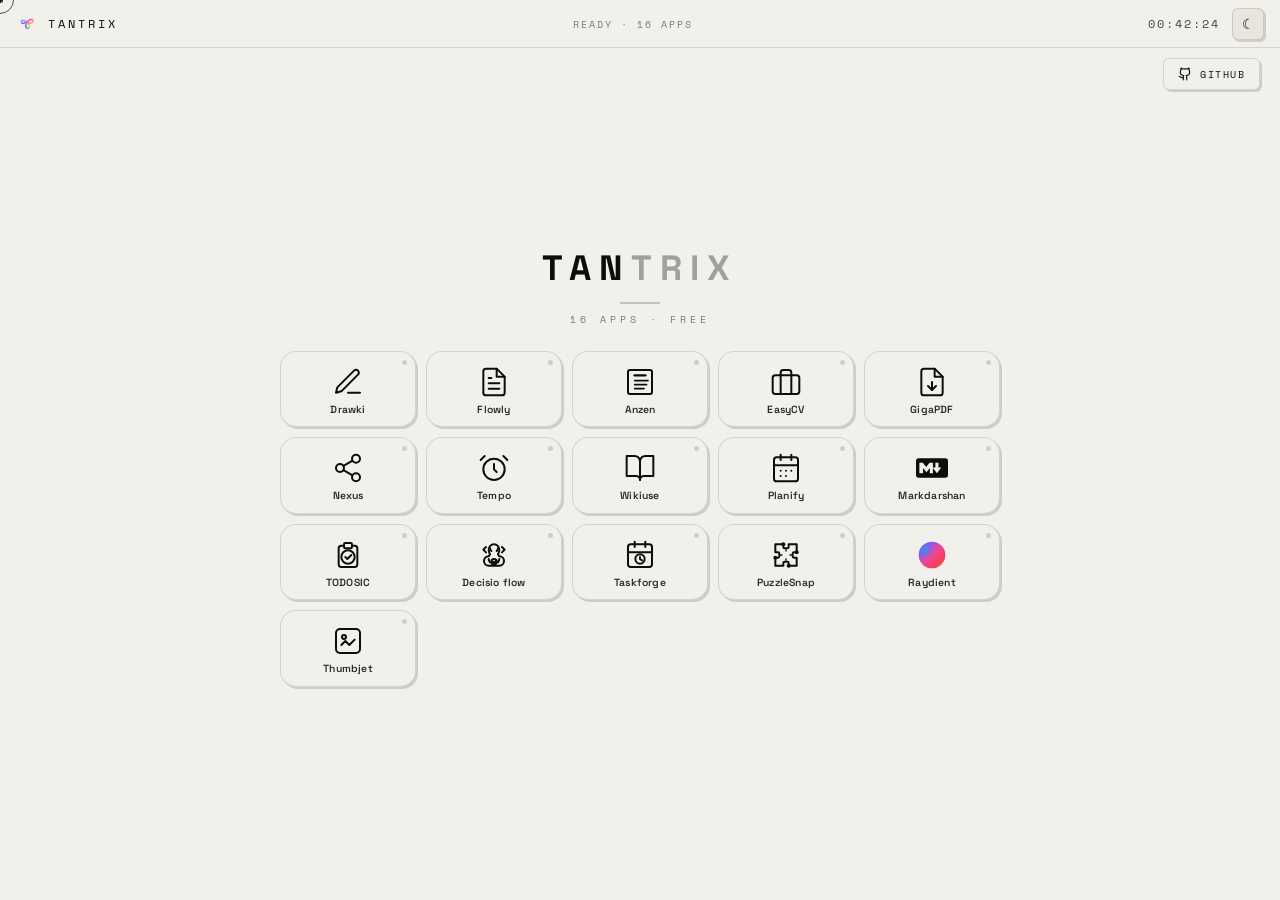
<file: index.html>
<!DOCTYPE html>
<html lang="en">
<head>
<meta charset="UTF-8">
<meta name="viewport" content="width=device-width, initial-scale=1.0, maximum-scale=1.0, user-scalable=no">
<title>Tantrix · premium suite</title>
<link rel="preconnect" href="https://fonts.googleapis.com">
<link href="https://fonts.googleapis.com/css2?family=Space+Grotesk:wght@400;500;600;700&family=Space+Mono:wght@400;700&display=swap" rel="stylesheet">
<link rel="icon" href="icon.png" sizes="48x48">
<style>
:root {
  --ink: #0d0d0d;
  --ink2: #2a2a2a;
  --ink3: #4a4a4a;
  --ink4: #7a7a7a;
  --paper: #f2f0eb;
  --paper2: #e8e5de;
  --paper3: #d8d5ce;
  --accent: #0d0d0d;
  --border: rgba(0,0,0,0.12);
  --shadow: 2px 2px 0 rgba(0,0,0,0.15);
  color-scheme: light dark;
}
[data-theme="dark"] {
  --ink: #f0ede6;
  --ink2: #d0cdc6;
  --ink3: #a0a09a;
  --ink4: #666662;
  --paper: #0f0f0e;
  --paper2: #1a1a18;
  --paper3: #242422;
  --border: rgba(255,255,255,0.1);
  --shadow: 2px 2px 0 rgba(255,255,255,0.06);
}
*, *::before, *::after { box-sizing: border-box; margin: 0; padding: 0; }
html, body {
  width: 100%; min-height: 100vh;
  background: var(--paper);
  color: var(--ink);
  font-family: 'Space Grotesk', sans-serif;
  user-select: none;
  overflow-x: hidden;
  transition: background 0.3s, color 0.3s;
}
@media (pointer: fine) { html, body { cursor: none; } }

/* CURSOR — desktop only */
#cur-dot, #cur-ring {
  position: fixed;
  border-radius: 50%;
  pointer-events: none;
  z-index: 99999;
  transform: translate(-50%,-50%);
  top: 0; left: 0;
  will-change: transform;
}
#cur-dot {
  width: 5px; height: 5px;
  background: var(--ink);
  transition: transform .08s, opacity .2s;
}
#cur-ring {
  width: 28px; height: 28px;
  border: 1.5px solid var(--ink3);
  transition: width .22s cubic-bezier(.23,1,.32,1), height .22s cubic-bezier(.23,1,.32,1), border-color .22s, opacity .2s;
}
@media (pointer: coarse) { #cur-dot, #cur-ring { display: none; } }
body.hovering #cur-ring { width: 44px; height: 44px; border-color: var(--ink); }
body.clicking #cur-dot { transform: translate(-50%,-50%) scale(2); background: var(--ink2); }

/* TOPBAR */
#topbar {
  position: fixed; top: 0; left: 0; right: 0; z-index: 200;
  height: 48px;
  display: flex; align-items: center; justify-content: space-between;
  padding: 0 16px;
  background: var(--paper);
  border-bottom: 1px solid var(--border);
  animation: slideDown .5s cubic-bezier(.23,1,.32,1) backwards;
}
@keyframes slideDown { from { transform: translateY(-100%); opacity: 0; } to { transform: translateY(0); opacity: 1; } }
.topbar-logo {
  font-family: 'Space Mono', monospace;
  font-size: .72rem; letter-spacing: 3px; text-transform: uppercase;
  color: var(--ink); display: flex; align-items: center; gap: 10px;
}
.logo-mark {
  width: 22px;
  height: 22px;
  display: flex;
  align-items: center;
  justify-content: center;
}
.logo-mark img {
  width: 100%;
  height: 100%;
  object-fit: contain;
  display: block;
}
.topbar-status {
  font-family: 'Space Mono', monospace;
  font-size: .65rem; letter-spacing: 2px; color: var(--ink4); text-transform: uppercase;
}
@media (max-width: 400px) { .topbar-status { display: none; } }
.topbar-right { display: flex; align-items: center; gap: 12px; }
#clock {
  font-family: 'Space Mono', monospace;
  font-size: .72rem; color: var(--ink3); letter-spacing: 2px;
}
#themeBtn {
  width: 32px; height: 32px;
  border: 1px solid var(--border);
  border-radius: 6px;
  background: var(--paper2);
  color: var(--ink);
  cursor: pointer;
  display: flex; align-items: center; justify-content: center;
  font-size: 14px;
  transition: background .2s, border-color .2s;
  box-shadow: var(--shadow);
  -webkit-tap-highlight-color: transparent;
}
#themeBtn:hover { background: var(--paper3); }

/* GITHUB BUTTON */
.git-btn {
  position: fixed; top: 58px; right: 20px; z-index: 201;
  display: flex; align-items: center; gap: 8px;
  padding: 7px 14px;
  font-family: 'Space Mono', monospace;
  font-size: .65rem; letter-spacing: 1.5px; text-transform: uppercase;
  text-decoration: none; color: var(--ink);
  background: var(--paper);
  border: 1px solid var(--border);
  border-radius: 6px;
  box-shadow: var(--shadow);
  transition: transform .12s, box-shadow .12s;
  animation: fadeInRight .6s .2s cubic-bezier(.23,1,.32,1) backwards;
  -webkit-tap-highlight-color: transparent;
}
@media (max-width: 480px) {
  .git-btn {
    top: auto;
    bottom: 20px;
    right: 16px;
    padding: 9px 14px;
    border-radius: 50px;
    box-shadow: 3px 3px 0 var(--ink3);
    font-size: .6rem;
    letter-spacing: 1px;
  }
  .git-btn .git-label { display: none; }
  #stage { padding-bottom: 80px; }
}
@keyframes fadeInRight { from { transform: translateX(20px); opacity: 0; } to { transform: translateX(0); opacity: 1; } }
.git-btn:hover { transform: translate(-1px,-1px); box-shadow: 3px 3px 0 var(--ink3); }
.git-btn:active { transform: translate(1px,1px); box-shadow: 0 0 0 transparent; }
.git-btn svg { width: 14px; height: 14px; flex-shrink: 0; stroke: var(--ink); }

/* MAIN */
#stage {
  position: relative; z-index: 10;
  display: flex; flex-direction: column;
  align-items: center; justify-content: center;
  min-height: 100vh;
  padding: 72px 16px 40px;
  gap: 1.5rem;
}

/* WORDMARK */
.wordmark { text-align: center; animation: wordmarkIn .7s cubic-bezier(.23,1,.32,1) .1s backwards; }
@keyframes wordmarkIn { from { opacity: 0; transform: translateY(-16px); } to { opacity: 1; transform: translateY(0); } }
.wordmark h1 {
  font-size: clamp(1.4rem, 3.5vw, 2.2rem);
  font-weight: 700; letter-spacing: 8px; text-transform: uppercase; color: var(--ink);
}
.wordmark h1 span { opacity: 0.35; }
.wordmark p {
  font-family: 'Space Mono', monospace;
  font-size: .62rem; letter-spacing: 4px; color: var(--ink4);
  margin-top: 8px; text-transform: uppercase;
}
.wordmark-line {
  width: 40px; height: 1.5px; background: var(--ink); margin: 12px auto 0; opacity: 0.2;
}

/* APP GRID — 5 columns */
.app-grid {
  display: grid;
  grid-template-columns: repeat(5, minmax(80px, 1fr));
  gap: 10px;
  width: 100%;
  max-width: 720px;
  justify-content: center;
  animation: gridIn .6s cubic-bezier(.23,1,.32,1) .2s backwards;
}
@keyframes gridIn { from { opacity: 0; transform: translateY(20px); } to { opacity: 1; transform: translateY(0); } }
@media (max-width: 580px) {
  .app-grid { grid-template-columns: repeat(3, 1fr); gap: 8px; }
}
@media (max-width: 440px) {
  .app-grid { grid-template-columns: repeat(3, 1fr); gap: 6px; }
}

.app-card {
  position: relative;
  padding: 14px 4px 10px;
  background: var(--paper);
  border: 1px solid var(--border);
  border-radius: 16px;
  display: flex; flex-direction: column;
  align-items: center; gap: 6px;
  cursor: pointer;
  box-shadow: var(--shadow);
  transition: transform .25s cubic-bezier(.23,1,.32,1), box-shadow .25s, background .2s;
  animation: cardPop .5s cubic-bezier(.23,1,.32,1) backwards;
  overflow: hidden;
  -webkit-tap-highlight-color: transparent;
  touch-action: manipulation;
}
@keyframes cardPop { from { opacity: 0; transform: translateY(12px) scale(.96); } to { opacity: 1; transform: translateY(0) scale(1); } }
.app-card:hover {
  transform: translate(-2px,-3px);
  box-shadow: 4px 5px 0 var(--ink3);
  background: var(--paper2);
}
.app-card:active {
  transform: translate(1px,1px);
  box-shadow: 1px 1px 0 var(--ink4);
  background: var(--paper2);
}
.app-card-tag {
  position: absolute; top: 8px; right: 8px;
  width: 5px; height: 5px; border-radius: 50%;
  background: var(--ink); opacity: 0.15;
}
.app-card:hover .app-card-tag { opacity: 0.6; }
.app-icon {
  width: 32px; height: 32px; color: var(--ink); display: flex; align-items: center; justify-content: center;
  transition: transform .25s cubic-bezier(.23,1,.32,1);
}
.app-icon svg { width: 100%; height: 100%; stroke-width: 1.5; overflow: visible; }
.app-card:hover .app-icon { transform: scale(1.1) translateY(-2px); }
.app-label {
  font-size: .65rem; font-weight: 600; letter-spacing: .2px; color: var(--ink2);
  transition: color .2s; text-align: center; line-height: 1.2;
  word-break: break-word;
}
.app-card:hover .app-label { color: var(--ink); }

/* RIPPLE */
.ripple {
  position: absolute; border-radius: 50%;
  background: rgba(0,0,0,0.06);
  transform: scale(0);
  animation: rippleAnim .5s ease-out forwards;
  pointer-events: none; z-index: 5;
}
[data-theme="dark"] .ripple { background: rgba(255,255,255,0.06); }
@keyframes rippleAnim { to { transform: scale(5); opacity: 0; } }

/* LOADER */
#loader {
  position: fixed; inset: 0;
  background: var(--paper);
  z-index: 9998;
  display: flex; flex-direction: column;
  align-items: center; justify-content: center; gap: 20px;
  pointer-events: none; opacity: 0;
  transition: opacity .25s ease;
}
#loader.show { opacity: 1; pointer-events: auto; }
.loader-icon { width: 56px; height: 56px; color: var(--ink); animation: loaderFloat 2s ease-in-out infinite; }
.loader-icon svg { width: 100%; height: 100%; stroke-width: 1.4; }
@keyframes loaderFloat { 0%,100% { transform: translateY(0); } 50% { transform: translateY(-8px); } }
.loader-name {
  font-family: 'Space Mono', monospace;
  font-size: .75rem; letter-spacing: 3px; text-transform: uppercase; color: var(--ink3);
}
.loader-bar-bg { width: 180px; height: 2px; background: var(--paper3); border-radius: 2px; overflow: hidden; }
.loader-bar-fill { height: 100%; width: 0%; background: var(--ink); border-radius: 2px; transition: width .75s cubic-bezier(.65,0,.35,1); }

/* STAGGER — up to 18 for safety */
.stagger-1  { animation-delay: .04s !important; }
.stagger-2  { animation-delay: .08s !important; }
.stagger-3  { animation-delay: .12s !important; }
.stagger-4  { animation-delay: .16s !important; }
.stagger-5  { animation-delay: .20s !important; }
.stagger-6  { animation-delay: .24s !important; }
.stagger-7  { animation-delay: .28s !important; }
.stagger-8  { animation-delay: .32s !important; }
.stagger-9  { animation-delay: .36s !important; }
.stagger-10 { animation-delay: .40s !important; }
.stagger-11 { animation-delay: .44s !important; }
.stagger-12 { animation-delay: .48s !important; }
.stagger-13 { animation-delay: .52s !important; }
.stagger-14 { animation-delay: .56s !important; }
.stagger-15 { animation-delay: .60s !important; }
.stagger-16 { animation-delay: .64s !important; }
.stagger-17 { animation-delay: .68s !important; }
.stagger-18 { animation-delay: .72s !important; }
</style>
</head>
<body>

<div id="cur-dot"></div>
<div id="cur-ring"></div>

<header id="topbar">
  <div class="topbar-logo">
    <div class="logo-mark">
      <img src="icon.png" alt="Tantrix logo">
    </div>
    Tantrix
  </div>
  <div class="topbar-status" id="statusText">Ready · 16 apps</div>
  <div class="topbar-right">
    <div id="clock">--:--:--</div>
    <button id="themeBtn" class="hover-target" title="Toggle theme">☀</button>
  </div>
</header>

<a href="https://github.com/Atromost" target="_blank" class="git-btn hover-target">
  <svg xmlns="http://www.w3.org/2000/svg" viewBox="0 0 24 24" fill="none" stroke-width="2" stroke-linecap="round" stroke-linejoin="round">
    <path d="M15 22v-4a4.8 4.8 0 0 0-1-3.5c3 0 6-2 6-5.5.08-1.25-.27-2.48-1-3.5.28-1.15.28-2.35 0-3.5 0 0-1 0-3 1.5-2.64-.5-5.36-.5-8 0C6 2 5 2 5 2c-.3 1.15-.3 2.35 0 3.5A5.403 5.403 0 0 0 4 9c0 3.5 3 5.5 6 5.5-.39.49-.68 1.05-.85 1.65-.17.6-.22 1.23-.15 1.85v4"/>
    <path d="M9 18c-4.51 2-5-2-7-2"/>
  </svg>
  <span class="git-label">GitHub</span>
</a>

<main id="stage">
  <div class="wordmark">
    <h1>Tan<span>trix</span></h1>
    <div class="wordmark-line"></div>
    <p>16 apps · FREE</p>
  </div>
  <div class="app-grid" id="appGrid"></div>
</main>

<div id="loader">
  <div class="loader-icon" id="loaderIcon"></div>
  <div class="loader-name" id="loaderName">Launching…</div>
  <div class="loader-bar-bg"><div class="loader-bar-fill" id="loaderBar"></div></div>
</div>

<script>
// APPS ARRAY — 16 apps including Thumbjet
const APPS = [
  { id:'drawkiboard', name:'Drawki',      url:'Drawkiboard.html',
    icon:`<svg xmlns="http://www.w3.org/2000/svg" viewBox="0 0 24 24" fill="none" stroke="currentColor"><path stroke-linecap="round" stroke-linejoin="round" d="M12 20h9"/><path stroke-linecap="round" stroke-linejoin="round" d="M16.5 3.5a2.121 2.121 0 0 1 3 3L7 19l-4 1 1-4L16.5 3.5z"/></svg>` },
  { id:'flowlynotes', name:'Flowly',      url:'Flowlynotes.html',
    icon:`<svg xmlns="http://www.w3.org/2000/svg" viewBox="0 0 24 24" fill="none" stroke="currentColor"><path stroke-linecap="round" stroke-linejoin="round" d="M14 2H6a2 2 0 0 0-2 2v16a2 2 0 0 0 2 2h12a2 2 0 0 0 2-2V8z"/><path stroke-linecap="round" stroke-linejoin="round" d="M14 2v6h6"/><line stroke-linecap="round" stroke-linejoin="round" x1="16" x2="8" y1="13" y2="13"/><line stroke-linecap="round" stroke-linejoin="round" x1="16" x2="8" y1="17" y2="17"/><line stroke-linecap="round" stroke-linejoin="round" x1="10" x2="8" y1="9" y2="9"/></svg>` },
  { id:'anzen',       name:'Anzen',       url:'anzen.html',
    icon:`<svg xmlns="http://www.w3.org/2000/svg" viewBox="0 0 24 24" fill="none" stroke="currentColor" stroke-width="1.5">
  <rect x="3" y="3" width="18" height="18" rx="1.5" />
  <line x1="8" y1="7" x2="16" y2="7" stroke-width="1.8" stroke-linecap="round" />
  <line x1="8" y1="11" x2="18" y2="11" stroke-width="1.2" stroke-linecap="round" />
  <line x1="8" y1="14" x2="17" y2="14" stroke-width="1.2" stroke-linecap="round" />
  <line x1="8" y1="17" x2="15" y2="17" stroke-width="1.2" stroke-linecap="round" />
  <line x1="3" y1="8" x2="3" y2="16" stroke-width="1.5" stroke-linecap="round" />
  <line x1="3" y1="8" x2="3" y2="8" />
</svg>` },
  { id:'easycv',      name:'EasyCV',      url:'easycv.html',
    icon:`<svg xmlns="http://www.w3.org/2000/svg" viewBox="0 0 24 24" fill="none" stroke="currentColor"><rect stroke-linecap="round" stroke-linejoin="round" width="20" height="14" x="2" y="7" rx="2" ry="2"/><path stroke-linecap="round" stroke-linejoin="round" d="M16 21V5a2 2 0 0 0-2-2h-4a2 2 0 0 0-2 2v16"/></svg>` },
  { id:'gigapdf',     name:'GigaPDF',     url:'gigapdf.html',
    icon:`<svg xmlns="http://www.w3.org/2000/svg" viewBox="0 0 24 24" fill="none" stroke="currentColor"><path stroke-linecap="round" stroke-linejoin="round" d="M14 2H6a2 2 0 0 0-2 2v16a2 2 0 0 0 2 2h12a2 2 0 0 0 2-2V8z"/><path stroke-linecap="round" stroke-linejoin="round" d="M14 2v6h6"/><line stroke-linecap="round" stroke-linejoin="round" x1="12" x2="12" y1="18" y2="12"/><polyline stroke-linecap="round" stroke-linejoin="round" points="9 15 12 18 15 15"/></svg>` },
  { id:'nexus',       name:'Nexus',       url:'nexus.html',
    icon:`<svg xmlns="http://www.w3.org/2000/svg" viewBox="0 0 24 24" fill="none" stroke="currentColor"><circle stroke-linecap="round" stroke-linejoin="round" cx="18" cy="5" r="3"/><circle stroke-linecap="round" stroke-linejoin="round" cx="6" cy="12" r="3"/><circle stroke-linecap="round" stroke-linejoin="round" cx="18" cy="19" r="3"/><line stroke-linecap="round" stroke-linejoin="round" x1="8.59" x2="15.42" y1="13.51" y2="17.49"/><line stroke-linecap="round" stroke-linejoin="round" x1="15.41" x2="8.59" y1="6.51" y2="10.49"/></svg>` },
  { id:'stopwatch',   name:'Tempo',       url:'stopwatch.html',
    icon:`<svg xmlns="http://www.w3.org/2000/svg" viewBox="0 0 24 24" fill="none" stroke="currentColor"><circle stroke-linecap="round" stroke-linejoin="round" cx="12" cy="13" r="8"/><path stroke-linecap="round" stroke-linejoin="round" d="M12 9v4l2 2"/><path stroke-linecap="round" stroke-linejoin="round" d="M5 3 2 6"/><path stroke-linecap="round" stroke-linejoin="round" d="m22 6-3-3"/></svg>` },
  { id:'wikiuse',     name:'Wikiuse',     url:'wikiuse.html',
    icon:`<svg xmlns="http://www.w3.org/2000/svg" viewBox="0 0 24 24" fill="none" stroke="currentColor"><path stroke-linecap="round" stroke-linejoin="round" d="M2 3h6a4 4 0 0 1 4 4v14a3 3 0 0 0-3-3H2z"/><path stroke-linecap="round" stroke-linejoin="round" d="M22 3h-6a4 4 0 0 0-4 4v14a3 3 0 0 1 3-3h7z"/></svg>` },
  { id:'planify',     name:'Planify',     url:'planify.html',
    icon:`<svg xmlns="http://www.w3.org/2000/svg" viewBox="0 0 24 24" fill="none" stroke="currentColor"><rect stroke-linecap="round" stroke-linejoin="round" x="3" y="4" width="18" height="18" rx="2" ry="2"/><line stroke-linecap="round" stroke-linejoin="round" x1="16" x2="16" y1="2" y2="6"/><line stroke-linecap="round" stroke-linejoin="round" x1="8" x2="8" y1="2" y2="6"/><line stroke-linecap="round" stroke-linejoin="round" x1="3" x2="21" y1="10" y2="10"/><path stroke-linecap="round" stroke-linejoin="round" d="M8 14h.01"/><path stroke-linecap="round" stroke-linejoin="round" d="M12 14h.01"/><path stroke-linecap="round" stroke-linejoin="round" d="M16 14h.01"/><path stroke-linecap="round" stroke-linejoin="round" d="M8 18h.01"/><path stroke-linecap="round" stroke-linejoin="round" d="M12 18h.01"/></svg>` },
  { id:'markdarshan', name:'Markdarshan', url:'markdarshan.html',
    icon:`<svg xmlns="http://www.w3.org/2000/svg" viewBox="0 0 208 128" fill="none"><rect width="208" height="128" rx="18" fill="currentColor"/><path d="M22 98V30h22l22 28 22-28h22v68H90V64L68 92 46 64v34H22z" fill="var(--paper)"/><path d="M136 98l28-38h-18V30h-20v30h-18l28 38z" fill="var(--paper)"/></svg>` },
  { id:'todosic',     name:'TODOSIC',     url:'todosic.html',
    icon:`<svg xmlns="http://www.w3.org/2000/svg" viewBox="0 0 24 24" fill="none" stroke="currentColor" stroke-width="1.5">
      <path stroke-linecap="round" stroke-linejoin="round" d="M9 5H7a2 2 0 0 0-2 2v12a2 2 0 0 0 2 2h10a2 2 0 0 0 2-2V7a2 2 0 0 0-2-2h-2"/>
      <rect x="9" y="3" width="6" height="4" rx="1" stroke-linecap="round"/>
      <circle cx="12" cy="13.5" r="5" stroke="currentColor" fill="none"/>
      <path stroke-linecap="round" stroke-linejoin="round" d="m10 13.5 1.5 1.5 3-3"/>
    </svg>` },
  { id:'decisioflow', name:'Decisio flow', url:'decisioflow.html',
    icon:`<svg xmlns="http://www.w3.org/2000/svg" viewBox="0 0 24 24" fill="none" stroke="currentColor" stroke-width="1.5">
      <path stroke-linecap="round" stroke-linejoin="round" d="M12 4a4 4 0 0 0-4 4c0 1.5.5 2.5 1 3.5L8 13c-2 0-3.5 1.5-3.5 3.5S6 20 8 20h8c2 0 3.5-1.5 3.5-3.5S18 13 16 13l-1-1.5c.5-1 1-2 1-3.5a4 4 0 0 0-4-4z"/>
      <path stroke-linecap="round" stroke-linejoin="round" d="M9 7c0 1 .5 1.5 1 2M15 7c0 1-.5 1.5-1 2"/>
      <path stroke-linecap="round" stroke-linejoin="round" d="M8 15c0 1 .5 2 1 2.5M16 15c0 1-.5 2-1 2.5"/>
      <path stroke-linecap="round" stroke-linejoin="round" d="M6 10 4 8 6 6"/>
      <path stroke-linecap="round" stroke-linejoin="round" d="M18 10 20 8 18 6"/>
      <circle cx="12" cy="17" r="2" stroke="currentColor" fill="none"/>
      <path stroke-linecap="round" stroke-linejoin="round" d="m11 17 1 1 2-2"/>
    </svg>` },
  { id:'taskforge',   name:'Taskforge',   url:'taskforge.html',
    icon:`<svg xmlns="http://www.w3.org/2000/svg"
     viewBox="0 0 24 24"
     fill="none"
     stroke="currentColor"
     stroke-width="1.5"
     stroke-linecap="round"
     stroke-linejoin="round">

  <!-- calendar body -->
  <rect x="3" y="4" width="18" height="17" rx="2"/>

  <!-- top hooks -->
  <line x1="8" y1="2" x2="8" y2="6"/>
  <line x1="16" y1="2" x2="16" y2="6"/>

  <!-- divider -->
  <line x1="3" y1="10" x2="21" y2="10"/>

  <!-- clock -->
  <circle cx="12" cy="15" r="3.5"/>
  <path d="M12 13.5v1.5l1.5 1"/>

</svg>` },
  { id:'puzzlesnap',  name:'PuzzleSnap',  url:'puzzlesnap.html',
    icon:`<svg xmlns="http://www.w3.org/2000/svg" viewBox="0 0 24 24" fill="none" stroke="currentColor" stroke-width="1.5">
      <path stroke-linecap="round" stroke-linejoin="round" d="M4 4h6v2a1 1 0 0 0 1 1h2a1 1 0 0 0 1-1V4h6v6h-2a1 1 0 0 0-1 1v2a1 1 0 0 0 1 1h2v6h-6v-2a1 1 0 0 0-1-1h-2a1 1 0 0 0-1 1v2H4v-6h2a1 1 0 0 0 1-1v-2a1 1 0 0 0-1-1H4V4z"/>
      <circle cx="10" cy="4" r="1.5" fill="currentColor" stroke="none"/>
      <circle cx="20" cy="10" r="1.5" fill="currentColor" stroke="none"/>
      <circle cx="14" cy="20" r="1.5" fill="currentColor" stroke="none"/>
      <circle cx="4" cy="14" r="1.5" fill="currentColor" stroke="none"/>
      <path stroke-linecap="round" stroke-linejoin="round" d="M12 8v1M12 15v1M8 12h1M15 12h1" stroke-width="1"/>
    </svg>` },
  { id:'raydient',    name:'Raydient',    url:'raydient.html',
    icon:`<svg xmlns="http://www.w3.org/2000/svg" viewBox="0 0 24 24">
  <defs>
    <linearGradient id="grad1" x1="0%" y1="0%" x2="100%" y2="100%">
      <stop offset="0%" stop-color="#6366F1" />
      <stop offset="25%" stop-color="#8B5CF6" />
      <stop offset="50%" stop-color="#EC4899" />
      <stop offset="75%" stop-color="#F43F5E" />
      <stop offset="100%" stop-color="#F97316" />
    </linearGradient>
    <radialGradient id="grad2" cx="50%" cy="50%" r="50%">
      <stop offset="0%" stop-color="#06B6D4" />
      <stop offset="100%" stop-color="#3B82F6" />
    </radialGradient>
  </defs>
  <circle cx="12" cy="12" r="10" fill="url(#grad1)" />
  <circle cx="7" cy="9" r="4" fill="url(#grad2)" opacity="0.5" />
</svg>` },
  { id:'thumbjet',    name:'Thumbjet',    url:'thumbjet.html',
    icon:`<svg xmlns="http://www.w3.org/2000/svg" 
     viewBox="0 0 24 24" 
     fill="none" 
     stroke="currentColor" 
     stroke-width="1.5" 
     stroke-linecap="round" 
     stroke-linejoin="round">

  <!-- outer frame -->
  <rect x="3" y="3" width="18" height="18" rx="3"></rect>

  <!-- image mountain -->
  <path d="M7 15l3-3 3 3 4-4"></path>

  <!-- sun -->
  <circle cx="9" cy="9" r="1.5"></circle>

</svg>` }
];

const grid = document.getElementById('appGrid');

APPS.forEach((app, i) => {
  const card = document.createElement('div');
  card.className = `app-card hover-target stagger-${i+1}`;
  card.innerHTML = `<div class="app-card-tag"></div><div class="app-icon">${app.icon}</div><span class="app-label">${app.name}</span>`;
  card.addEventListener('click', e => { ripple(card, e); launch(app); });
  grid.appendChild(card);
});

/* LAUNCHER + fix loading screen stuck bug */
const loader    = document.getElementById('loader');
const loaderIcon = document.getElementById('loaderIcon');
const loaderName = document.getElementById('loaderName');
const loaderBar  = document.getElementById('loaderBar');
const statusTxt  = document.getElementById('statusText');

// FIX: when page loads from bfcache (back/forward), ensure loader is hidden
window.addEventListener('pageshow', (event) => {
  // if persisted (bfcache), hide loader and reset
  if (event.persisted) {
    loader.classList.remove('show');
    loaderBar.style.width = '0%';
    statusTxt.textContent = 'Ready · 16 apps';
  }
});

// Also on normal load, ensure loader hidden (already by default, but safe)
window.addEventListener('load', () => {
  loader.classList.remove('show');
  loaderBar.style.width = '0%';
});

function launch(app) {
  loaderIcon.innerHTML = app.icon;
  loaderName.textContent = `Starting ${app.name}…`;
  loaderBar.style.width = '0%';
  loader.classList.add('show');
  statusTxt.textContent = `Loading ${app.name}`;
  
  // force reflow to restart transition
  void loaderBar.offsetWidth;
  loaderBar.style.width = '100%';
  
  // Navigate after animation
  setTimeout(() => { 
    window.location.href = app.url; 
  }, 950);
}

/* RIPPLE */
function ripple(el, e) {
  const r = el.getBoundingClientRect();
  const rip = document.createElement('div');
  rip.className = 'ripple';
  const x = (e.touches ? e.touches[0].clientX : e.clientX) - r.left;
  const y = (e.touches ? e.touches[0].clientY : e.clientY) - r.top;
  rip.style.cssText = `left:${x}px;top:${y}px;width:${r.width}px;height:${r.width}px;margin-left:-${r.width/2}px;margin-top:-${r.width/2}px;`;
  el.appendChild(rip);
  rip.addEventListener('animationend', () => rip.remove());
}

/* CLOCK */
const clockEl = document.getElementById('clock');
function updateClock() {
  const now = new Date();
  clockEl.textContent = [now.getHours(), now.getMinutes(), now.getSeconds()].map(n => String(n).padStart(2,'0')).join(':');
}
updateClock(); setInterval(updateClock, 1000);

/* THEME */
const themeBtn = document.getElementById('themeBtn');
let dark = window.matchMedia('(prefers-color-scheme: dark)').matches;
function applyTheme() {
  document.documentElement.setAttribute('data-theme', dark ? 'dark' : 'light');
  themeBtn.textContent = dark ? '☀' : '☾';
}
applyTheme();
themeBtn.addEventListener('click', () => { dark = !dark; applyTheme(); });

/* CURSOR — desktop only */
(function() {
  if (window.matchMedia('(pointer: coarse)').matches) return;
  const dot = document.getElementById('cur-dot');
  const ring = document.getElementById('cur-ring');
  let mx = 0, my = 0, rx = 0, ry = 0;
  window.addEventListener('mousemove', e => {
    mx = e.clientX; my = e.clientY;
    dot.style.transform = `translate(calc(${mx}px - 50%), calc(${my}px - 50%))`;
  });
  document.querySelectorAll('.hover-target').forEach(el => {
    el.addEventListener('mouseenter', () => document.body.classList.add('hovering'));
    el.addEventListener('mouseleave', () => document.body.classList.remove('hovering'));
  });
  window.addEventListener('mousedown', () => document.body.classList.add('clicking'));
  window.addEventListener('mouseup', () => document.body.classList.remove('clicking'));
  (function frame() {
    rx += (mx - rx) * .13; ry += (my - ry) * .13;
    ring.style.transform = `translate(calc(${rx}px - 50%), calc(${ry}px - 50%))`;
    requestAnimationFrame(frame);
  })();
  document.addEventListener('mouseleave', () => { dot.style.opacity='0'; ring.style.opacity='0'; });
  document.addEventListener('mouseenter', () => { dot.style.opacity='1'; ring.style.opacity='1'; });
})();
</script>
</body>
</html>
</file>
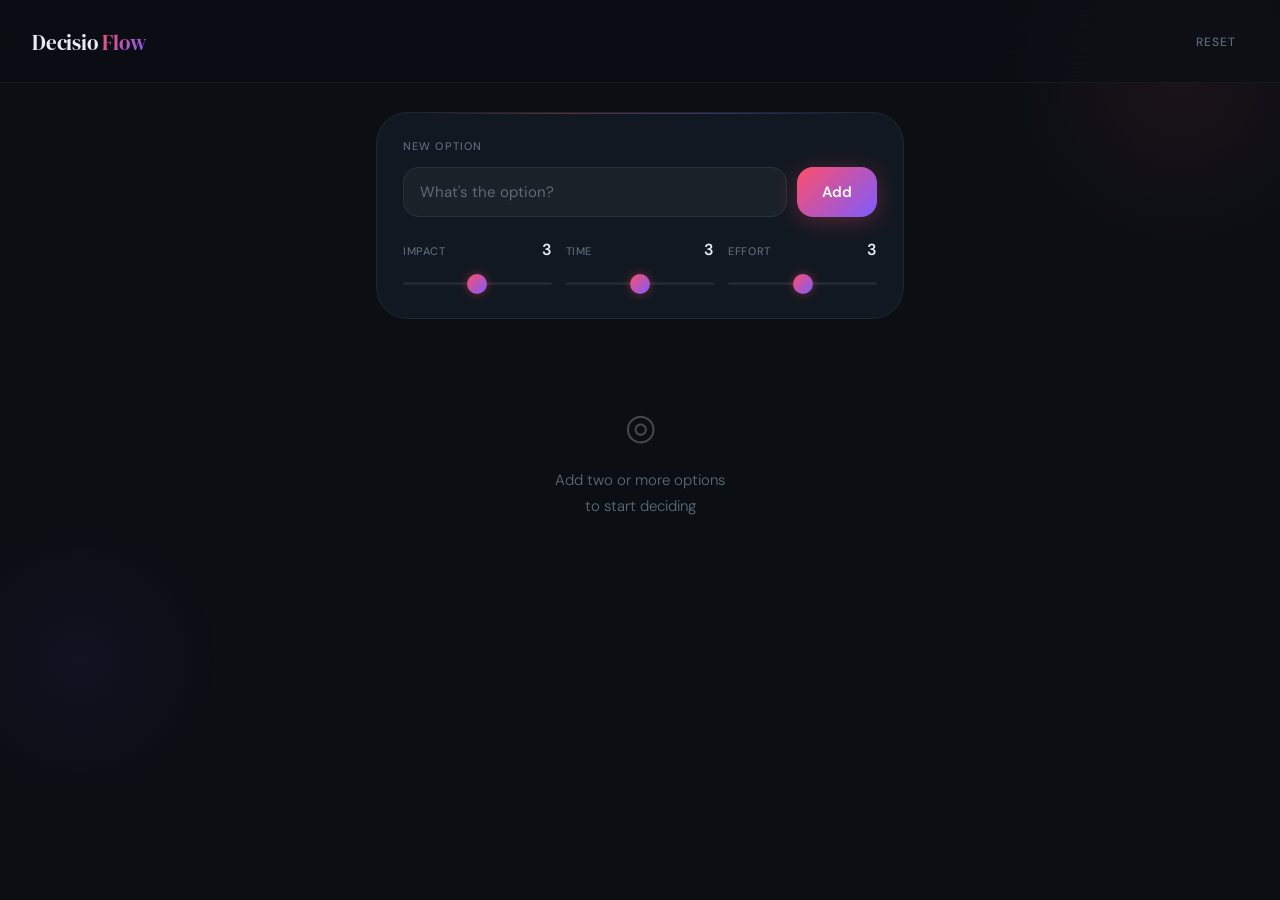
<file: decisioflow.html>
<!DOCTYPE html>
<html lang="en">
<head>
<meta charset="UTF-8">
<meta name="viewport" content="width=device-width, initial-scale=1.0, maximum-scale=1.0, user-scalable=no">
<title>Decisio Flow</title>
<link rel="preconnect" href="https://fonts.googleapis.com">
<link href="https://fonts.googleapis.com/css2?family=DM+Sans:opsz,wght@9..40,300;9..40,400;9..40,500;9..40,600&family=DM+Serif+Display:ital@0;1&display=swap" rel="stylesheet">
<style>
:root {
  --bg: #0B0F14;
  --surface: #121821;
  --elevated: rgba(22,31,43,0.82);
  --pink: #FF4E6A;
  --purple: #7C5CFF;
  --t1: #E6EDF3;
  --t2: #9FB0C0;
  --t3: #5C6B7A;
  --grad: linear-gradient(135deg, #FF4E6A, #7C5CFF);
  --r-sm: 10px;
  --r-md: 16px;
  --r-lg: 22px;
  --r-xl: 28px;
}
*, *::before, *::after { box-sizing: border-box; margin: 0; padding: 0; -webkit-tap-highlight-color: transparent; }
html, body { height: 100%; }
body {
  background: var(--bg);
  color: var(--t1);
  font-family: 'DM Sans', -apple-system, BlinkMacSystemFont, sans-serif;
  min-height: 100vh;
  overflow-x: hidden;
}
/* ambient glow orbs */
.orb {
  position: fixed;
  border-radius: 50%;
  pointer-events: none;
  z-index: 0;
}
.orb-1 {
  width: 360px; height: 360px;
  background: radial-gradient(circle, rgba(255,78,106,0.065) 0%, transparent 70%);
  top: -100px; right: -80px;
}
.orb-2 {
  width: 280px; height: 280px;
  background: radial-gradient(circle, rgba(124,92,255,0.055) 0%, transparent 70%);
  bottom: 100px; left: -60px;
}

/* HEADER */
.header {
  position: fixed; top: 0; left: 0; right: 0;
  z-index: 100;
  padding: 18px 20px 16px;
  display: flex; align-items: center; justify-content: space-between;
  background: rgba(11,15,20,0.75);
  backdrop-filter: blur(24px);
  -webkit-backdrop-filter: blur(24px);
  border-bottom: 1px solid rgba(255,255,255,0.045);
}
.hdr-left { display: flex; align-items: center; gap: 10px; }
.hdr-title {
  font-family: 'DM Serif Display', serif;
  font-size: 21px; font-weight: 400; letter-spacing: -0.2px;
}
.hdr-title em {
  font-style: normal;
  background: var(--grad);
  -webkit-background-clip: text;
  -webkit-text-fill-color: transparent;
  background-clip: text;
}
.hdr-count {
  font-size: 12px; font-weight: 400; color: var(--t3);
  background: rgba(255,255,255,0.05);
  border: 1px solid rgba(255,255,255,0.07);
  border-radius: 20px; padding: 2px 9px;
  display: none;
}
.btn-reset {
  background: none; border: none;
  font-family: inherit; font-size: 12px; font-weight: 500;
  letter-spacing: 0.08em; text-transform: uppercase;
  color: var(--t3); cursor: pointer;
  padding: 8px 12px; border-radius: 8px;
  transition: color .2s, background .2s;
  min-height: 40px;
}
.btn-reset:hover { color: var(--t2); background: rgba(255,255,255,0.04); }

/* MAIN */
.main {
  position: relative; z-index: 1;
  padding: 96px 16px 190px;
  max-width: 560px;
  margin: 0 auto;
}

/* INPUT CARD */
.input-card {
  background: var(--surface);
  border: 1px solid rgba(255,255,255,0.06);
  border-radius: var(--r-xl);
  padding: 20px 20px 22px;
  margin-bottom: 28px;
  position: relative; overflow: hidden;
}
.input-card::before {
  content: '';
  position: absolute;
  top: 0; left: 8%; right: 8%; height: 1px;
  background: linear-gradient(90deg, transparent, rgba(255,78,106,0.35), rgba(124,92,255,0.35), transparent);
}
.input-label {
  font-size: 11px; font-weight: 500; letter-spacing: 0.1em;
  text-transform: uppercase; color: var(--t3);
  margin-bottom: 14px;
}
.input-row { display: flex; gap: 10px; margin-bottom: 22px; }
.name-input {
  flex: 1;
  background: rgba(255,255,255,0.04);
  border: 1px solid rgba(255,255,255,0.07);
  border-radius: var(--r-md); color: var(--t1);
  font-family: inherit; font-size: 15px; font-weight: 400;
  padding: 13px 16px; outline: none; min-height: 50px;
  transition: border-color .2s, background .2s;
  -webkit-appearance: none;
}
.name-input::placeholder { color: var(--t3); }
.name-input:focus {
  border-color: rgba(255,78,106,0.4);
  background: rgba(255,78,106,0.04);
}
.btn-add {
  background: var(--grad);
  border: none; border-radius: var(--r-md);
  color: #fff; font-family: inherit; font-size: 15px; font-weight: 600;
  padding: 13px 22px; cursor: pointer;
  min-height: 50px; min-width: 80px;
  box-shadow: 0 4px 22px rgba(255,78,106,0.28);
  transition: transform .12s, filter .15s, box-shadow .15s;
}
.btn-add:hover { filter: brightness(1.1); }
.btn-add:active { transform: scale(0.96); box-shadow: 0 2px 10px rgba(255,78,106,0.15); }

/* SLIDERS */
.sliders-grid { display: grid; grid-template-columns: 1fr 1fr 1fr; gap: 14px; }
.slider-lbl { display: flex; justify-content: space-between; align-items: baseline; margin-bottom: 9px; }
.slider-name { font-size: 11px; color: var(--t3); font-weight: 500; letter-spacing: 0.05em; text-transform: uppercase; }
.slider-val { font-size: 16px; font-weight: 600; color: var(--t1); }

input[type=range] {
  -webkit-appearance: none; appearance: none;
  width: 100%; height: 3px; border-radius: 2px;
  background: rgba(255,255,255,0.07); cursor: pointer; outline: none; border: none;
  padding: 0;
}
input[type=range]::-webkit-slider-thumb {
  -webkit-appearance: none;
  width: 20px; height: 20px; border-radius: 50%;
  background: linear-gradient(135deg,#FF4E6A,#7C5CFF);
  box-shadow: 0 0 10px rgba(255,78,106,0.4);
  cursor: pointer; border: none;
  transition: transform .1s;
}
input[type=range]:active::-webkit-slider-thumb { transform: scale(1.18); }
input[type=range]::-moz-range-thumb {
  width: 20px; height: 20px; border-radius: 50%;
  background: linear-gradient(135deg,#FF4E6A,#7C5CFF); border: none; cursor: pointer;
}

/* SECTION HDR */
.section-hdr {
  display: none; align-items: center; justify-content: space-between;
  margin-bottom: 14px;
}
.section-hdr.visible { display: flex; }
.section-title { font-size: 11px; font-weight: 500; letter-spacing: 0.1em; text-transform: uppercase; color: var(--t3); }
.section-sub { font-size: 12px; color: rgba(255,78,106,0.75); font-weight: 400; }

/* RESULT */
.result-wrap { margin-bottom: 18px; }
@keyframes resultIn {
  from { opacity:0; transform: scale(0.94) translateY(10px); }
  to   { opacity:1; transform: scale(1) translateY(0); }
}
.result-card {
  background: var(--surface);
  border: 1px solid rgba(255,78,106,0.22);
  border-radius: var(--r-xl);
  padding: 30px 24px 26px;
  text-align: center;
  position: relative; overflow: hidden;
  animation: resultIn .4s cubic-bezier(.34,1.56,.64,1) forwards;
}
.result-card::before {
  content: '';
  position: absolute; inset: 0;
  background: radial-gradient(ellipse at 50% -10%, rgba(255,78,106,0.1) 0%, transparent 60%);
}
.result-shimmer {
  position: absolute;
  top: 0; left: 8%; right: 8%; height: 1px;
  background: var(--grad); opacity: .65;
}
.result-eye { font-size: 11px; letter-spacing: .15em; text-transform: uppercase; color: var(--pink); margin-bottom: 14px; font-weight: 500; position: relative; }
.result-name {
  font-family: 'DM Serif Display', serif;
  font-size: 27px; color: var(--t1); margin-bottom: 14px;
  position: relative; line-height: 1.25;
}
.result-pills { display: flex; flex-wrap: wrap; justify-content: center; gap: 8px; position: relative; }
.result-pill {
  font-size: 13px; color: var(--t2); font-weight: 300;
  background: rgba(255,255,255,0.05); border-radius: 20px;
  padding: 4px 14px;
}

/* OPTIONS LIST */
.options-list { display: flex; flex-direction: column; gap: 10px; }

/* OPTION ITEM */
@keyframes slideUp {
  from { opacity:0; transform: translateY(18px) scale(.98); }
  to   { opacity:1; transform: translateY(0) scale(1); }
}
@keyframes fadeOut {
  from { opacity:1; transform: translateY(0) scale(1); max-height:120px; margin-bottom:10px; }
  to   { opacity:0; transform: translateY(10px) scale(.97); max-height:0; margin-bottom:0; }
}
.opt-item {
  background: var(--elevated);
  backdrop-filter: blur(18px);
  -webkit-backdrop-filter: blur(18px);
  border: 1px solid rgba(255,255,255,0.06);
  border-radius: var(--r-lg);
  padding: 16px 18px;
  display: flex; align-items: center; gap: 14px;
  cursor: pointer; position: relative; overflow: hidden;
  touch-action: pan-y; user-select: none; -webkit-user-select: none;
  transition: border-color .2s, background .2s;
  will-change: transform, opacity;
}
.opt-item.entering { animation: slideUp .25s cubic-bezier(.34,1.56,.64,1) forwards; }
.opt-item.eliminating { animation: fadeOut .2s cubic-bezier(.4,0,1,1) forwards; pointer-events: none; }
.opt-item.is-top::after {
  content: '';
  position: absolute; inset: 0; border-radius: inherit;
  background: radial-gradient(ellipse at 15% 50%, rgba(255,78,106,0.07) 0%, transparent 55%);
  pointer-events: none;
}
.opt-item.is-selected {
  border-color: rgba(124,92,255,0.38);
  background: rgba(124,92,255,0.07);
}
.opt-rank {
  font-size: 11px; font-weight: 600; color: var(--t3);
  min-width: 22px; flex-shrink: 0; letter-spacing: .04em;
}
.opt-rank.top { color: var(--pink); }
.opt-body { flex: 1; min-width: 0; }
.opt-name { font-size: 15px; font-weight: 500; color: var(--t1); white-space: nowrap; overflow: hidden; text-overflow: ellipsis; margin-bottom: 5px; line-height: 1.3; }
.opt-meta { display: flex; gap: 8px; }
.opt-meta-item { font-size: 12px; color: var(--t3); font-weight: 300; }
.opt-right { display: flex; align-items: center; gap: 10px; flex-shrink: 0; }

/* score ring */
.score-ring { position: relative; width: 42px; height: 42px; flex-shrink: 0; }
.score-ring svg { width: 42px; height: 42px; transform: rotate(-90deg); display: block; }
.ring-track { fill: none; stroke: rgba(255,255,255,0.06); stroke-width: 2.5; }
.ring-fill { fill: none; stroke-width: 2.5; stroke-linecap: round; transition: stroke-dashoffset .5s cubic-bezier(.4,0,.2,1); }
.ring-fill.rf-top { stroke: url(#ringGrad); }
.ring-fill.rf-mid { stroke: rgba(124,92,255,0.65); }
.ring-fill.rf-low { stroke: rgba(255,255,255,0.12); }
.score-label {
  position: absolute; inset: 0;
  display: flex; align-items: center; justify-content: center;
  font-size: 11px; font-weight: 600; color: var(--t2);
  letter-spacing: -0.3px; line-height: 1;
}

.btn-del {
  background: none; border: none;
  color: var(--t3); cursor: pointer;
  padding: 0; width: 36px; height: 36px;
  border-radius: 8px; font-size: 14px; line-height: 1;
  display: flex; align-items: center; justify-content: center;
  opacity: 0; transition: opacity .2s, color .15s, background .15s;
}
.opt-item:hover .btn-del,
.opt-item.is-selected .btn-del { opacity: 1; }
.btn-del:hover { color: var(--pink); background: rgba(255,78,106,0.1); }

/* EMPTY STATE */
.empty-state { text-align: center; padding: 56px 24px; }
.empty-icon { font-size: 36px; opacity: .25; display: block; margin-bottom: 18px; }
.empty-text { font-size: 15px; font-weight: 300; color: var(--t3); line-height: 1.7; }

/* BOTTOM BAR */
.bottom-bar {
  position: fixed; bottom: 0; left: 0; right: 0;
  z-index: 100;
  padding: 16px 16px calc(20px + env(safe-area-inset-bottom));
  background: linear-gradient(to top, rgba(11,15,20,0.98) 55%, transparent);
  backdrop-filter: blur(6px);
  -webkit-backdrop-filter: blur(6px);
  display: none;
  max-width: 560px;
  margin: 0 auto;
  left: 50%; transform: translateX(-50%);
}
.bottom-bar.visible { display: block; }
.btn-elim {
  width: 100%;
  background: var(--grad);
  border: none; border-radius: var(--r-lg);
  color: #fff; font-family: inherit;
  font-size: 16px; font-weight: 600;
  padding: 0 24px;
  height: 58px;
  cursor: pointer;
  box-shadow: 0 0 36px rgba(255,78,106,0.22), 0 8px 28px rgba(255,78,106,0.18);
  transition: transform .12s, box-shadow .18s, filter .15s, opacity .2s;
  position: relative; overflow: hidden;
  display: flex; align-items: center; justify-content: center; gap: 10px;
}
.btn-elim:hover { filter: brightness(1.08); }
.btn-elim:active { transform: scale(0.97); box-shadow: 0 2px 14px rgba(255,78,106,0.12); }
.btn-elim:disabled { opacity: .28; cursor: not-allowed; box-shadow: none; filter: none; transform: none; }
.btn-elim-text { position: relative; z-index: 1; }
.weak-chip {
  position: relative; z-index: 1;
  font-size: 12px; font-weight: 400;
  background: rgba(11,15,20,0.45);
  border-radius: 20px; padding: 3px 10px;
  max-width: 110px; overflow: hidden;
  text-overflow: ellipsis; white-space: nowrap;
  display: none;
}

/* TOAST */
.toast {
  position: fixed; bottom: 88px; left: 50%;
  transform: translateX(-50%) translateY(10px);
  background: rgba(22,31,43,0.96);
  backdrop-filter: blur(16px); -webkit-backdrop-filter: blur(16px);
  border: 1px solid rgba(255,255,255,0.08);
  border-radius: 22px; padding: 10px 20px;
  font-size: 13px; color: var(--t2); font-weight: 300;
  z-index: 200; opacity: 0;
  transition: opacity .2s, transform .2s;
  white-space: nowrap; pointer-events: none;
}
.toast.show { opacity: 1; transform: translateX(-50%) translateY(0); }

/* DESKTOP */
@media (min-width: 600px) {
  .main { padding-top: 112px; }
  .header { padding: 22px 32px 20px; }
  .bottom-bar { padding: 20px 32px calc(24px + env(safe-area-inset-bottom)); }
  .btn-del { opacity: .55; }
  .input-card { padding: 26px 26px 28px; border-radius: 32px; }
  .opt-item { border-radius: 20px; padding: 18px 20px; }
}

@keyframes shakeFx {
  0%   { transform: translateX(0); }
  18%  { transform: translateX(-6px); }
  36%  { transform: translateX(5px); }
  54%  { transform: translateX(-4px); }
  72%  { transform: translateX(3px); }
  100% { transform: translateX(0); }
}
.shake { animation: shakeFx .28s ease; }
</style>
</head>
<body>

<svg width="0" height="0" style="position:absolute;overflow:hidden">
  <defs>
    <linearGradient id="ringGrad" x1="0%" y1="0%" x2="100%" y2="100%">
      <stop offset="0%" stop-color="#FF4E6A"/>
      <stop offset="100%" stop-color="#7C5CFF"/>
    </linearGradient>
  </defs>
</svg>

<div class="orb orb-1"></div>
<div class="orb orb-2"></div>

<header class="header">
  <div class="hdr-left">
    <div class="hdr-title">Decisio <em>Flow</em></div>
    <div class="hdr-count" id="hdr-count"></div>
  </div>
  <button class="btn-reset" id="btn-reset">Reset</button>
</header>

<main class="main">
  <div class="input-card">
    <div class="input-label">New Option</div>
    <div class="input-row">
      <input class="name-input" type="text" id="opt-name" placeholder="What's the option?" autocomplete="off" spellcheck="false">
      <button class="btn-add" id="btn-add">Add</button>
    </div>
    <div class="sliders-grid">
      <div>
        <div class="slider-lbl">
          <span class="slider-name">Impact</span>
          <span class="slider-val" id="v-impact">3</span>
        </div>
        <input type="range" id="s-impact" min="1" max="5" value="3" step="1">
      </div>
      <div>
        <div class="slider-lbl">
          <span class="slider-name">Time</span>
          <span class="slider-val" id="v-time">3</span>
        </div>
        <input type="range" id="s-time" min="1" max="5" value="3" step="1">
      </div>
      <div>
        <div class="slider-lbl">
          <span class="slider-name">Effort</span>
          <span class="slider-val" id="v-effort">3</span>
        </div>
        <input type="range" id="s-effort" min="1" max="5" value="3" step="1">
      </div>
    </div>
  </div>

  <div class="section-hdr" id="section-hdr">
    <div class="section-title">Options</div>
    <div class="section-sub" id="section-sub"></div>
  </div>

  <div class="result-wrap" id="result-wrap"></div>
  <div class="options-list" id="options-list">
    <div class="empty-state">
      <span class="empty-icon">◎</span>
      <div class="empty-text">Add two or more options<br>to start deciding</div>
    </div>
  </div>
</main>

<div class="bottom-bar" id="bottom-bar">
  <button class="btn-elim" id="btn-elim" disabled>
    <span class="btn-elim-text">Eliminate Weakest</span>
    <span class="weak-chip" id="weak-chip"></span>
  </button>
</div>

<div class="toast" id="toast"></div>

<script>
(function() {
  const R = 17.5;
  const CIRC = 2 * Math.PI * R;

  let options = [];
  let selectedId = null;
  let uid = 0;

  function score(o) {
    return (o.impact * 0.5) + ((6 - o.time) * 0.3) + ((6 - o.effort) * 0.2);
  }

  function esc(s) {
    return String(s).replace(/&/g,'&amp;').replace(/</g,'&lt;').replace(/>/g,'&gt;').replace(/"/g,'&quot;');
  }

  function showToast(msg) {
    const t = document.getElementById('toast');
    t.textContent = msg;
    t.classList.add('show');
    clearTimeout(t._t);
    t._t = setTimeout(() => t.classList.remove('show'), 1800);
  }

  function addOption() {
    const nameEl = document.getElementById('opt-name');
    const name = nameEl.value.trim();
    if (!name) {
      nameEl.classList.remove('shake');
      void nameEl.offsetWidth;
      nameEl.classList.add('shake');
      setTimeout(() => nameEl.classList.remove('shake'), 300);
      return;
    }
    const impact = +document.getElementById('s-impact').value;
    const time   = +document.getElementById('s-time').value;
    const effort = +document.getElementById('s-effort').value;
    options.push({ id: ++uid, name, impact, time, effort, score: 0, entering: true });
    options[options.length-1].score = score(options[options.length-1]);
    nameEl.value = '';
    nameEl.focus();
    render();
    requestAnimationFrame(() => {
      options[options.length-1].entering = false;
    });
  }

  function eliminateWeakest() {
    if (options.length <= 1) return;
    const sorted = [...options].sort((a,b) => a.score - b.score);
    const weak = sorted[0];
    selectedId = null;
    const el = document.querySelector(`.opt-item[data-id="${weak.id}"]`);
    if (el) {
      el.classList.add('eliminating');
      setTimeout(() => {
        options = options.filter(o => o.id !== weak.id);
        render();
      }, 210);
    } else {
      options = options.filter(o => o.id !== weak.id);
      render();
    }
  }

  function removeOption(id) {
    const el = document.querySelector(`.opt-item[data-id="${id}"]`);
    if (el) {
      el.classList.add('eliminating');
      setTimeout(() => {
        options = options.filter(o => o.id !== id);
        if (selectedId === id) selectedId = null;
        render();
      }, 210);
    } else {
      options = options.filter(o => o.id !== id);
      if (selectedId === id) selectedId = null;
      render();
    }
  }

  function resetAll() {
    options = [];
    selectedId = null;
    render();
    document.getElementById('opt-name').focus();
    showToast('Reset');
  }

  function ringHTML(sc, cls) {
    const minS = 1.5, maxS = 4.5;
    const pct = Math.max(0, Math.min(1, (sc - minS) / (maxS - minS)));
    const offset = (CIRC * (1 - pct)).toFixed(2);
    return `<svg viewBox="0 0 42 42"><circle class="ring-track" cx="21" cy="21" r="${R}"/><circle class="ring-fill ${cls}" cx="21" cy="21" r="${R}" stroke-dasharray="${CIRC.toFixed(2)}" stroke-dashoffset="${offset}"/></svg><div class="score-label">${sc.toFixed(1)}</div>`;
  }

  function render() {
    const listEl   = document.getElementById('options-list');
    const hdrEl    = document.getElementById('section-hdr');
    const subEl    = document.getElementById('section-sub');
    const resultEl = document.getElementById('result-wrap');
    const barEl    = document.getElementById('bottom-bar');
    const elimBtn  = document.getElementById('btn-elim');
    const countEl  = document.getElementById('hdr-count');
    const chipEl   = document.getElementById('weak-chip');

    // count badge
    if (options.length > 0) {
      countEl.style.display = '';
      countEl.textContent = options.length;
    } else {
      countEl.style.display = 'none';
    }

    // result
    resultEl.innerHTML = '';
    if (options.length === 1) {
      const w = options[0];
      resultEl.innerHTML = `<div class="result-card"><div class="result-shimmer"></div><div class="result-eye">Decision Reached</div><div class="result-name">${esc(w.name)}</div><div class="result-pills"><span class="result-pill">Score ${w.score.toFixed(2)}</span><span class="result-pill">Impact ${w.impact}</span><span class="result-pill">Time ${w.time}</span><span class="result-pill">Effort ${w.effort}</span></div></div>`;
    }

    if (options.length === 0) {
      listEl.innerHTML = '<div class="empty-state"><span class="empty-icon">◎</span><div class="empty-text">Add two or more options<br>to start deciding</div></div>';
      hdrEl.classList.remove('visible');
      barEl.classList.remove('visible');
      return;
    }

    hdrEl.classList.add('visible');
    barEl.classList.add('visible');

    const sorted = [...options].sort((a,b) => b.score - a.score);

    if (options.length > 1) {
      elimBtn.disabled = false;
      const weak = sorted[sorted.length-1];
      chipEl.style.display = '';
      chipEl.textContent = weak.name.length > 13 ? weak.name.slice(0,13)+'…' : weak.name;
      subEl.textContent = '↓ ' + (weak.name.length > 18 ? weak.name.slice(0,18)+'…' : weak.name);
    } else {
      elimBtn.disabled = true;
      chipEl.style.display = 'none';
      subEl.textContent = '';
    }

    listEl.innerHTML = sorted.map((opt, i) => {
      const isTop = i === 0 && options.length > 1;
      const isLow = i === sorted.length - 1 && options.length > 1;
      const rfCls = isTop ? 'rf-top' : isLow ? 'rf-low' : 'rf-mid';
      const isSel = opt.id === selectedId;
      return `<div class="opt-item${opt.entering ? ' entering':''} ${isTop ? 'is-top':''} ${isSel ? 'is-selected':''}" data-id="${opt.id}">
        <div class="opt-rank ${isTop ? 'top' : ''}">#${i+1}</div>
        <div class="opt-body">
          <div class="opt-name">${esc(opt.name)}</div>
          <div class="opt-meta">
            <span class="opt-meta-item">I ${opt.impact}</span>
            <span class="opt-meta-item">·</span>
            <span class="opt-meta-item">T ${opt.time}</span>
            <span class="opt-meta-item">·</span>
            <span class="opt-meta-item">E ${opt.effort}</span>
          </div>
        </div>
        <div class="opt-right">
          <div class="score-ring">${ringHTML(opt.score, rfCls)}</div>
          <button class="btn-del" data-id="${opt.id}" aria-label="Remove">✕</button>
        </div>
      </div>`;
    }).join('');

    listEl.querySelectorAll('.opt-item').forEach(el => {
      el.addEventListener('click', e => {
        if (e.target.closest('.btn-del')) return;
        const id = +el.dataset.id;
        selectedId = selectedId === id ? null : id;
        render();
      });
      initSwipe(el);
    });
    listEl.querySelectorAll('.btn-del').forEach(btn => {
      btn.addEventListener('click', e => { e.stopPropagation(); removeOption(+btn.dataset.id); });
    });
  }

  function initSwipe(el) {
    let sx = 0, dx = 0, active = false;
    const THRESH = 72;

    el.addEventListener('touchstart', e => {
      sx = e.touches[0].clientX;
      active = true;
      el.style.transition = 'none';
    }, { passive: true });

    el.addEventListener('touchmove', e => {
      if (!active) return;
      dx = e.touches[0].clientX - sx;
      if (dx < 0) {
        const clamped = Math.max(dx, -THRESH * 1.3);
        el.style.transform = `translateX(${clamped}px)`;
      }
    }, { passive: true });

    el.addEventListener('touchend', () => {
      active = false;
      if (dx < -THRESH) {
        el.style.transition = 'transform .15s ease, opacity .15s ease';
        el.style.transform = 'translateX(-110%)';
        el.style.opacity = '0';
        setTimeout(() => removeOption(+el.dataset.id), 160);
      } else {
        el.style.transition = 'transform .28s cubic-bezier(.34,1.56,.64,1)';
        el.style.transform = '';
        setTimeout(() => { el.style.transition = ''; }, 300);
      }
      dx = 0;
    });
  }

  // WIRE UP
  document.getElementById('btn-add').addEventListener('click', addOption);
  document.getElementById('btn-elim').addEventListener('click', eliminateWeakest);
  document.getElementById('btn-reset').addEventListener('click', resetAll);

  document.getElementById('opt-name').addEventListener('keydown', e => {
    if (e.key === 'Enter') { e.preventDefault(); addOption(); }
    if (e.key === 'Backspace' && e.target.value === '' && options.length > 0) {
      removeOption(options[options.length-1].id);
    }
  });

  ['s-impact','s-time','s-effort'].forEach(id => {
    document.getElementById(id).addEventListener('input', function() {
      document.getElementById('v-' + id.slice(2)).textContent = this.value;
    });
  });

  document.addEventListener('keydown', e => {
    const tag = document.activeElement.tagName;
    const isInput = tag === 'INPUT' || tag === 'TEXTAREA';
    if (e.key === ' ' && !isInput) { e.preventDefault(); eliminateWeakest(); }
    if ((e.key === 'r' || e.key === 'R') && !isInput) resetAll();
    if (e.key === 'Delete' && !isInput && selectedId !== null) removeOption(selectedId);
  });

  render();
})();
</script>
</body>
</html>
</file>
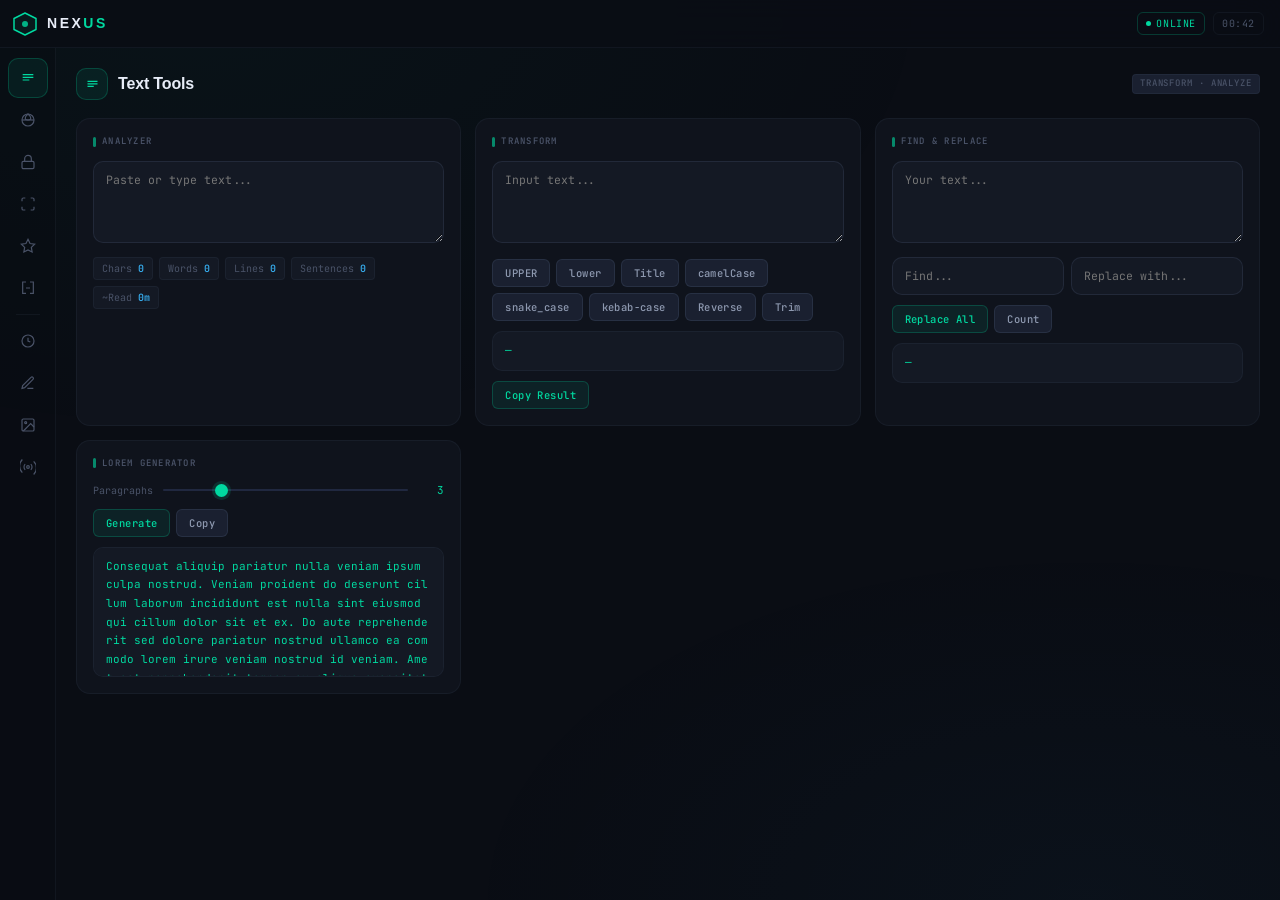
<file: Nexus.html>
<!DOCTYPE html>
<html lang="en">
<head>
<meta charset="UTF-8">
<meta name="viewport" content="width=device-width, initial-scale=1.0">
<title>NEXUS — Developer Toolkit</title>
<link href="https://fonts.googleapis.com/css2?family=JetBrains+Mono:wght@300;400;500;600&family=Cabinet+Grotesk:wght@400;500;600;700;800&display=swap" rel="stylesheet">
<style>
:root {
  /* Base palette — deep navy with warm undertones */
  --bg0: #0a0d14;
  --bg1: #0f131c;
  --bg2: #141924;
  --bg3: #1a2030;
  --bg4: #202840;

  /* Semantic surfaces */
  --surface: var(--bg1);
  --surface2: var(--bg2);
  --surface3: var(--bg3);

  /* Borders */
  --bd: rgba(120,140,180,0.08);
  --bd2: rgba(120,140,180,0.14);
  --bd3: rgba(120,140,180,0.22);

  /* Accent system — carefully chosen triadic palette */
  --mint:   #00d9a0;   /* primary — vibrant teal-mint */
  --mint-d: #009e75;
  --mint-bg: rgba(0,217,160,0.08);
  --mint-bd: rgba(0,217,160,0.22);

  --sky:    #38b4f8;   /* secondary — cool sky blue */
  --sky-d:  #1e8ecb;
  --sky-bg: rgba(56,180,248,0.08);
  --sky-bd: rgba(56,180,248,0.20);

  --amber:  #f5a623;   /* tertiary — warm amber */
  --amber-d:#c07a0a;
  --amber-bg: rgba(245,166,35,0.08);
  --amber-bd: rgba(245,166,35,0.22);

  --rose:   #ff5f7e;   /* danger / error */
  --rose-bg: rgba(255,95,126,0.08);
  --rose-bd: rgba(255,95,126,0.22);

  --violet: #a855f7;   /* special */
  --violet-bg: rgba(168,85,247,0.08);

  /* Text scale */
  --t1: #e8edf8;
  --t2: #8e99b0;
  --t3: #4a5368;
  --t4: #2a3245;

  /* Typography */
  --mono: 'JetBrains Mono', monospace;
  --sans: 'Cabinet Grotesk', sans-serif;

  /* Radii */
  --r1: 6px;
  --r2: 10px;
  --r3: 14px;

  /* Transitions */
  --ease: cubic-bezier(0.25,0.46,0.45,0.94);
}

*, *::before, *::after { box-sizing: border-box; margin: 0; padding: 0; }

html { scroll-behavior: smooth; }

body {
  background: var(--bg0);
  color: var(--t1);
  font-family: var(--sans);
  font-size: 14px;
  min-height: 100vh;
  overflow-x: hidden;
  line-height: 1.5;
}

/* Ambient mesh */
body::before {
  content: '';
  position: fixed;
  inset: 0;
  background:
    radial-gradient(ellipse 60% 50% at 15% 0%, rgba(0,217,160,0.03) 0%, transparent 100%),
    radial-gradient(ellipse 50% 40% at 85% 100%, rgba(56,180,248,0.03) 0%, transparent 100%);
  pointer-events: none;
  z-index: 0;
}

/* Grid noise texture */
body::after {
  content: '';
  position: fixed;
  inset: 0;
  background-image: url("data:image/svg+xml,%3Csvg xmlns='http://www.w3.org/2000/svg' width='40' height='40'%3E%3Crect width='40' height='40' fill='none'/%3E%3Cpath d='M0 0h40v40H0z' fill='none'/%3E%3Ccircle cx='0' cy='0' r='0.5' fill='rgba(255,255,255,0.015)'/%3E%3Ccircle cx='40' cy='0' r='0.5' fill='rgba(255,255,255,0.015)'/%3E%3Ccircle cx='0' cy='40' r='0.5' fill='rgba(255,255,255,0.015)'/%3E%3Ccircle cx='40' cy='40' r='0.5' fill='rgba(255,255,255,0.015)'/%3E%3C/svg%3E");
  pointer-events: none;
  z-index: 0;
  opacity: 0.5;
}

/* ====== LAYOUT ====== */
.shell {
  position: relative;
  z-index: 1;
  display: grid;
  grid-template-columns: 56px 1fr;
  grid-template-rows: 48px 1fr;
  min-height: 100vh;
}

/* ====== TOPBAR ====== */
.topbar {
  grid-column: 1 / -1;
  height: 48px;
  display: flex;
  align-items: center;
  justify-content: space-between;
  padding: 0 16px 0 12px;
  border-bottom: 1px solid var(--bd);
  background: rgba(10,13,20,0.85);
  backdrop-filter: blur(24px);
  position: sticky;
  top: 0;
  z-index: 100;
}

.brand {
  display: flex;
  align-items: center;
  gap: 9px;
}

.brand-hex {
  width: 26px;
  height: 26px;
  position: relative;
  display: flex;
  align-items: center;
  justify-content: center;
}

.brand-hex svg { display: block; }

.brand-name {
  font-family: var(--sans);
  font-weight: 800;
  font-size: 14px;
  letter-spacing: 0.18em;
  color: var(--t1);
}

.brand-name em {
  color: var(--mint);
  font-style: normal;
}

.topbar-meta {
  display: flex;
  align-items: center;
  gap: 8px;
}

.meta-chip {
  font-family: var(--mono);
  font-size: 10px;
  font-weight: 400;
  letter-spacing: 0.06em;
  color: var(--t3);
  padding: 3px 8px;
  border: 1px solid var(--bd);
  border-radius: var(--r1);
}

.meta-chip.live {
  color: var(--mint);
  border-color: var(--mint-bd);
  display: flex;
  align-items: center;
  gap: 5px;
}

.pulse {
  width: 5px;
  height: 5px;
  border-radius: 50%;
  background: var(--mint);
  animation: pulse 2.5s ease-in-out infinite;
}

@keyframes pulse { 0%,100%{opacity:1;transform:scale(1)} 50%{opacity:0.35;transform:scale(0.8)} }

/* ====== SIDEBAR ====== */
.sidebar {
  border-right: 1px solid var(--bd);
  display: flex;
  flex-direction: column;
  align-items: center;
  padding: 10px 0;
  gap: 2px;
  background: rgba(9,12,18,0.5);
  position: sticky;
  top: 48px;
  height: calc(100vh - 48px);
  overflow: hidden;
}

.nav-icon {
  width: 40px;
  height: 40px;
  border-radius: var(--r2);
  border: 1px solid transparent;
  background: transparent;
  cursor: pointer;
  display: flex;
  align-items: center;
  justify-content: center;
  color: var(--t3);
  transition: all 0.18s var(--ease);
  position: relative;
}

.nav-icon:hover {
  color: var(--t2);
  background: var(--bg3);
  border-color: var(--bd2);
}

.nav-icon.on {
  color: var(--mint);
  background: var(--mint-bg);
  border-color: var(--mint-bd);
}

.nav-icon .tip {
  position: absolute;
  left: 48px;
  top: 50%;
  transform: translateY(-50%) translateX(-4px);
  background: var(--bg3);
  border: 1px solid var(--bd2);
  color: var(--t1);
  font-family: var(--mono);
  font-size: 10px;
  padding: 4px 10px;
  border-radius: var(--r1);
  white-space: nowrap;
  opacity: 0;
  pointer-events: none;
  transition: all 0.14s var(--ease);
  z-index: 200;
}

.nav-icon:hover .tip { opacity: 1; transform: translateY(-50%) translateX(0); }

.nav-sep {
  width: 24px;
  height: 1px;
  background: var(--bd);
  margin: 4px 0;
}

/* ====== MAIN ====== */
.main {
  padding: 20px;
  overflow-y: auto;
  height: calc(100vh - 48px);
}

/* ====== PANELS ====== */
.view { display: none; }
.view.on { display: block; animation: fadeUp 0.2s var(--ease); }
@keyframes fadeUp { from{opacity:0;transform:translateY(6px)} to{opacity:1;transform:none} }

.panel-head {
  display: flex;
  align-items: center;
  gap: 10px;
  margin-bottom: 18px;
}

.panel-icon {
  width: 32px;
  height: 32px;
  border-radius: var(--r2);
  background: var(--mint-bg);
  border: 1px solid var(--mint-bd);
  display: flex;
  align-items: center;
  justify-content: center;
  color: var(--mint);
}

.panel-title {
  font-size: 16px;
  font-weight: 700;
  color: var(--t1);
  letter-spacing: -0.01em;
}

.panel-tag {
  font-family: var(--mono);
  font-size: 9px;
  font-weight: 500;
  letter-spacing: 0.1em;
  color: var(--t3);
  background: var(--bg3);
  border: 1px solid var(--bd);
  padding: 2px 7px;
  border-radius: 4px;
  text-transform: uppercase;
  margin-left: auto;
}

/* ====== GRID ====== */
.grid {
  display: grid;
  grid-template-columns: repeat(auto-fill, minmax(300px, 1fr));
  gap: 14px;
}

/* ====== CARD ====== */
.card {
  background: var(--surface);
  border: 1px solid var(--bd);
  border-radius: var(--r3);
  padding: 16px;
  transition: border-color 0.2s;
}

.card:hover { border-color: var(--bd2); }
.card:focus-within { border-color: var(--mint-bd); }

.card-label {
  font-family: var(--mono);
  font-size: 9px;
  font-weight: 600;
  letter-spacing: 0.14em;
  color: var(--t3);
  text-transform: uppercase;
  margin-bottom: 12px;
  display: flex;
  align-items: center;
  gap: 6px;
}

.card-label::before {
  content: '';
  display: block;
  width: 3px;
  height: 10px;
  background: var(--mint);
  border-radius: 2px;
  opacity: 0.6;
}

/* ====== FORM ELEMENTS ====== */
textarea, input[type="text"], input[type="number"], select {
  width: 100%;
  background: var(--bg2);
  border: 1px solid var(--bd2);
  border-radius: var(--r2);
  color: var(--t1);
  font-family: var(--mono);
  font-size: 11.5px;
  font-weight: 400;
  padding: 9px 12px;
  resize: vertical;
  outline: none;
  transition: border-color 0.15s, background 0.15s;
  line-height: 1.6;
}

textarea:focus, input:focus, select:focus {
  border-color: var(--mint-bd);
  background: var(--bg3);
}

textarea { min-height: 82px; }

select {
  cursor: pointer;
  appearance: none;
  background-image: url("data:image/svg+xml,%3Csvg xmlns='http://www.w3.org/2000/svg' width='10' height='6'%3E%3Cpath d='M0 0l5 6 5-6z' fill='%234a5368'/%3E%3C/svg%3E");
  background-repeat: no-repeat;
  background-position: right 10px center;
  padding-right: 28px;
}

/* ====== BUTTONS ====== */
.row {
  display: flex;
  gap: 6px;
  flex-wrap: wrap;
  margin-top: 10px;
}

.btn {
  display: inline-flex;
  align-items: center;
  gap: 5px;
  padding: 6px 12px;
  border-radius: var(--r1);
  font-family: var(--mono);
  font-size: 10.5px;
  font-weight: 500;
  letter-spacing: 0.04em;
  cursor: pointer;
  border: 1px solid var(--bd2);
  background: var(--bg3);
  color: var(--t2);
  transition: all 0.15s var(--ease);
  white-space: nowrap;
}

.btn:hover { background: var(--bg4); color: var(--t1); border-color: var(--bd3); }
.btn:active { transform: scale(0.96); }

.btn.p {
  background: var(--mint-bg);
  color: var(--mint);
  border-color: var(--mint-bd);
}
.btn.p:hover { background: rgba(0,217,160,0.15); }

.btn.s {
  background: var(--sky-bg);
  color: var(--sky);
  border-color: var(--sky-bd);
}
.btn.s:hover { background: rgba(56,180,248,0.15); }

.btn.a {
  background: var(--amber-bg);
  color: var(--amber);
  border-color: var(--amber-bd);
}

.btn.d {
  color: var(--rose);
  border-color: var(--rose-bd);
  background: var(--rose-bg);
}

/* ====== OUTPUT ====== */
.out {
  background: var(--bg2);
  border: 1px solid var(--bd);
  border-radius: var(--r2);
  padding: 9px 12px;
  font-family: var(--mono);
  font-size: 11px;
  font-weight: 400;
  color: var(--mint);
  min-height: 40px;
  word-break: break-all;
  line-height: 1.7;
  margin-top: 10px;
  white-space: pre-wrap;
  transition: border-color 0.2s;
}

.out:hover { border-color: var(--bd2); cursor: default; }

/* ====== STATS ====== */
.stats {
  display: flex;
  gap: 6px;
  flex-wrap: wrap;
  margin-top: 8px;
}

.stat {
  font-family: var(--mono);
  font-size: 10px;
  color: var(--t3);
  background: var(--bg2);
  border: 1px solid var(--bd);
  border-radius: 4px;
  padding: 3px 8px;
}

.stat span { color: var(--sky); font-weight: 500; }

/* ====== RANGE ====== */
.range-row {
  display: flex;
  align-items: center;
  gap: 10px;
  margin-bottom: 10px;
}

.range-label {
  font-family: var(--mono);
  font-size: 10px;
  color: var(--t3);
  min-width: 56px;
}

input[type="range"] {
  flex: 1;
  -webkit-appearance: none;
  appearance: none;
  height: 2px;
  background: var(--bg4);
  border: none;
  border-radius: 1px;
  outline: none;
  padding: 0;
}

input[type="range"]::-webkit-slider-thumb {
  -webkit-appearance: none;
  width: 13px;
  height: 13px;
  background: var(--mint);
  border-radius: 50%;
  cursor: pointer;
  box-shadow: 0 0 0 3px rgba(0,217,160,0.15);
  transition: box-shadow 0.15s;
}

input[type="range"]::-webkit-slider-thumb:hover {
  box-shadow: 0 0 0 5px rgba(0,217,160,0.22);
}

.range-val {
  font-family: var(--mono);
  font-size: 11px;
  color: var(--mint);
  min-width: 26px;
  text-align: right;
}

/* ====== TIMER ====== */
.timer-face {
  font-family: var(--mono);
  font-size: 48px;
  font-weight: 300;
  color: var(--mint);
  text-align: center;
  padding: 20px 0 14px;
  letter-spacing: -0.02em;
  line-height: 1;
}

.timer-face small { font-size: 22px; color: var(--t2); }
.timer-face .ms { font-size: 13px; color: var(--t3); }

.progress {
  height: 2px;
  background: var(--bg3);
  border-radius: 1px;
  overflow: hidden;
  margin: 4px 0 14px;
}

.progress-fill {
  height: 100%;
  background: linear-gradient(90deg, var(--sky), var(--mint));
  border-radius: 1px;
  transition: width 1s linear;
}

/* ====== CLOCK ====== */
.clock-face {
  text-align: center;
  padding: 18px 0 14px;
}

.clock-time {
  font-family: var(--mono);
  font-size: 50px;
  font-weight: 300;
  color: var(--mint);
  letter-spacing: -0.02em;
  line-height: 1;
}

.clock-date {
  font-family: var(--mono);
  font-size: 11px;
  color: var(--t3);
  margin-top: 5px;
}

.world-row {
  display: flex;
  gap: 8px;
  flex-wrap: wrap;
  justify-content: center;
  margin-top: 14px;
}

.wc {
  background: var(--bg2);
  border: 1px solid var(--bd);
  border-radius: var(--r2);
  padding: 8px 14px;
  text-align: center;
}

.wc-city {
  font-family: var(--mono);
  font-size: 9px;
  font-weight: 600;
  letter-spacing: 0.1em;
  color: var(--t3);
}

.wc-time {
  font-family: var(--mono);
  font-size: 16px;
  font-weight: 400;
  color: var(--t1);
  margin-top: 3px;
}

/* ====== COLOR TOOL ====== */
input[type="color"] {
  width: 48px;
  height: 48px;
  border: 1px solid var(--bd2);
  border-radius: var(--r2);
  cursor: pointer;
  padding: 3px;
  background: var(--bg2);
  flex-shrink: 0;
}

.color-preview {
  height: 58px;
  border-radius: var(--r2);
  border: 1px solid var(--bd);
  margin-top: 12px;
  transition: background 0.2s;
}

.color-grid {
  display: grid;
  grid-template-columns: 1fr 1fr;
  gap: 6px;
  margin-top: 10px;
}

.cfmt {
  background: var(--bg2);
  border: 1px solid var(--bd);
  border-radius: var(--r1);
  padding: 7px 10px;
  cursor: pointer;
  transition: border-color 0.15s;
}

.cfmt:hover { border-color: var(--mint-bd); }
.cfmt-label { font-family: var(--mono); font-size: 9px; color: var(--t3); margin-bottom: 2px; }
.cfmt-val { font-family: var(--mono); font-size: 10.5px; color: var(--mint); }

.swatches { display: flex; gap: 6px; flex-wrap: wrap; margin-top: 10px; }

.swatch {
  width: 28px;
  height: 28px;
  border-radius: var(--r1);
  cursor: pointer;
  border: 2px solid transparent;
  transition: transform 0.15s, border-color 0.15s;
}

.swatch:hover { transform: scale(1.18); border-color: rgba(255,255,255,0.3); }

/* ====== JSON ====== */
.json-view {
  font-family: var(--mono);
  font-size: 11px;
  line-height: 1.8;
  background: var(--bg2);
  border: 1px solid var(--bd);
  border-radius: var(--r2);
  padding: 10px 12px;
  max-height: 260px;
  overflow-y: auto;
  white-space: pre-wrap;
  word-break: break-all;
  color: var(--t1);
  margin-top: 10px;
}

.jk { color: #ff79a8; }
.js { color: #a8e6a0; }
.jn { color: var(--sky); }
.jb { color: var(--amber); }
.jnull { color: var(--t3); }

/* ====== GENERATORS ====== */
.gen-list { display: flex; flex-direction: column; gap: 4px; margin-top: 8px; }

.gen-item {
  font-family: var(--mono);
  font-size: 10.5px;
  color: var(--mint);
  background: var(--bg2);
  border: 1px solid var(--bd);
  border-radius: var(--r1);
  padding: 7px 10px;
  cursor: pointer;
  display: flex;
  justify-content: space-between;
  align-items: center;
  transition: border-color 0.15s, background 0.15s;
}

.gen-item:hover { border-color: var(--mint-bd); background: var(--mint-bg); }
.gen-copy { color: var(--t4); transition: color 0.15s; }
.gen-item:hover .gen-copy { color: var(--mint); }

.rn-big {
  text-align: center;
  padding: 18px 0;
  font-family: var(--mono);
  font-size: 52px;
  font-weight: 300;
  color: var(--mint);
  letter-spacing: -0.02em;
}

/* ====== UNIT CONVERTER ====== */
/* ====== NOTES ====== */
.note-wrap {
  background: var(--surface);
  border: 1px solid var(--bd);
  border-radius: var(--r3);
  overflow: hidden;
}

.note-area {
  width: 100%;
  min-height: 240px;
  padding: 16px;
  font-family: var(--mono);
  font-size: 12px;
  color: var(--t1);
  line-height: 1.8;
  resize: vertical;
  border: none;
  background: transparent;
  outline: none;
}

.note-bar {
  display: flex;
  justify-content: space-between;
  align-items: center;
  padding: 10px 14px;
  border-top: 1px solid var(--bd);
  background: var(--bg2);
}

.note-wc { font-family: var(--mono); font-size: 10px; color: var(--t3); }

/* ====== MORSE ====== */
.morse-out {
  font-family: var(--mono);
  font-size: 13px;
  letter-spacing: 0.2em;
  color: var(--amber);
  word-break: break-word;
  line-height: 2.2;
  margin-top: 10px;
  min-height: 44px;
  padding: 8px 12px;
  background: var(--bg2);
  border: 1px solid var(--bd);
  border-radius: var(--r2);
}

/* ====== IMAGE TOOL ====== */
.dropzone {
  border: 1.5px dashed var(--bd2);
  border-radius: var(--r3);
  padding: 36px 20px;
  text-align: center;
  cursor: pointer;
  transition: all 0.2s;
  background: var(--bg2);
}

.dropzone:hover, .dropzone.drag {
  border-color: var(--mint-bd);
  background: var(--mint-bg);
}

.dropzone-text { font-family: var(--mono); font-size: 11px; color: var(--t3); margin-top: 10px; }

canvas { max-width: 100%; border-radius: var(--r2); margin-top: 10px; display: block; }

/* ====== STOPWATCH LAPS ====== */
.laps { max-height: 110px; overflow-y: auto; margin-top: 8px; display: flex; flex-direction: column; gap: 3px; }

.lap-item {
  font-family: var(--mono);
  font-size: 10px;
  display: flex;
  justify-content: space-between;
  padding: 5px 9px;
  background: var(--bg2);
  border: 1px solid var(--bd);
  border-radius: 4px;
}

/* ====== TOAST ====== */
.toast-zone {
  position: fixed;
  bottom: 18px;
  right: 18px;
  z-index: 999;
  display: flex;
  flex-direction: column;
  gap: 6px;
  pointer-events: none;
}

.toast {
  background: var(--bg3);
  border: 1px solid var(--bd2);
  border-left: 3px solid var(--mint);
  border-radius: var(--r2);
  padding: 9px 14px;
  font-family: var(--mono);
  font-size: 10.5px;
  color: var(--t1);
  display: flex;
  align-items: center;
  gap: 7px;
  animation: toastIn 0.2s var(--ease), toastOut 0.3s 1.8s var(--ease) forwards;
  backdrop-filter: blur(12px);
}

@keyframes toastIn { from{transform:translateY(8px);opacity:0} to{transform:none;opacity:1} }
@keyframes toastOut { to{transform:translateY(-4px);opacity:0} }

.toast.err { border-left-color: var(--rose); }
.toast.warn { border-left-color: var(--amber); }

/* ====== SCROLLBAR ====== */
::-webkit-scrollbar { width: 4px; height: 4px; }
::-webkit-scrollbar-track { background: transparent; }
::-webkit-scrollbar-thumb { background: var(--bg4); border-radius: 2px; }
::-webkit-scrollbar-thumb:hover { background: var(--t4); }
::selection { background: rgba(0,217,160,0.2); }

/* ====== CONTRAST CHECKER ====== */
.contrast-preview {
  padding: 16px;
  border-radius: var(--r2);
  border: 1px solid var(--bd);
  font-family: var(--mono);
  font-size: 13px;
  margin-bottom: 10px;
}

/* ====== SAVE STATUS ====== */
.save-dot {
  width: 5px;
  height: 5px;
  border-radius: 50%;
  background: var(--mint);
  display: inline-block;
  margin-right: 4px;
  transition: background 0.3s;
}

.save-dot.saving { background: var(--amber); }

/* ====== CHECKBOX ====== */
.check-label {
  display: flex;
  align-items: center;
  gap: 7px;
  font-family: var(--mono);
  font-size: 10.5px;
  color: var(--t2);
  cursor: pointer;
  user-select: none;
}

.check-label input[type="checkbox"] {
  width: 13px;
  height: 13px;
  accent-color: var(--mint);
  cursor: pointer;
}

/* Wide card */
.wide { grid-column: 1 / -1; }
</style>
</head>
<body>
<div class="shell">

  <!-- TOPBAR -->
  <header class="topbar">
    <div class="brand">
      <div class="brand-hex">
        <svg width="26" height="26" viewBox="0 0 26 26" fill="none">
          <path d="M13 2L24 7.5V18.5L13 24L2 18.5V7.5L13 2Z" stroke="#00d9a0" stroke-width="1.5" stroke-linejoin="round" fill="rgba(0,217,160,0.06)"/>
          <circle cx="13" cy="13" r="3" fill="#00d9a0" opacity="0.8"/>
        </svg>
      </div>
      <span class="brand-name">NEX<em>US</em></span>
    </div>
    <div class="topbar-meta">
      <span class="meta-chip live"><span class="pulse"></span>ONLINE</span>
      <span class="meta-chip" id="tb-time">--:--</span>
    </div>
  </header>

  <!-- SIDEBAR -->
  <nav class="sidebar">
    <button class="nav-icon on" onclick="go('text')" id="ni-text" title="Text Tools">
      <svg width="16" height="16" viewBox="0 0 24 24" fill="none" stroke="currentColor" stroke-width="1.8"><path d="M4 7h16M4 11h16M4 15h10"/></svg>
      <span class="tip">Text</span>
    </button>
    <button class="nav-icon" onclick="go('color')" id="ni-color">
      <svg width="16" height="16" viewBox="0 0 24 24" fill="none" stroke="currentColor" stroke-width="1.8"><circle cx="12" cy="12" r="9"/><path d="M12 3a9 9 0 0 1 4 8A9 9 0 0 1 8 11 9 9 0 0 1 12 3z"/><path d="M3 12h18"/></svg>
      <span class="tip">Color</span>
    </button>
    <button class="nav-icon" onclick="go('encode')" id="ni-encode">
      <svg width="16" height="16" viewBox="0 0 24 24" fill="none" stroke="currentColor" stroke-width="1.8"><rect x="3" y="11" width="18" height="11" rx="2"/><path d="M7 11V7a5 5 0 0 1 10 0v4"/></svg>
      <span class="tip">Encode</span>
    </button>
    <button class="nav-icon" onclick="go('json')" id="ni-json">
      <svg width="16" height="16" viewBox="0 0 24 24" fill="none" stroke="currentColor" stroke-width="1.8"><path d="M8 3H5a2 2 0 0 0-2 2v3m0 8v3a2 2 0 0 0 2 2h3M21 8V5a2 2 0 0 0-2-2h-3m0 18h3a2 2 0 0 0 2-2v-3"/></svg>
      <span class="tip">JSON</span>
    </button>
    <button class="nav-icon" onclick="go('gen')" id="ni-gen">
      <svg width="16" height="16" viewBox="0 0 24 24" fill="none" stroke="currentColor" stroke-width="1.8"><polygon points="12 2 15.09 8.26 22 9.27 17 14.14 18.18 21.02 12 17.77 5.82 21.02 7 14.14 2 9.27 8.91 8.26 12 2"/></svg>
      <span class="tip">Generate</span>
    </button>
    <button class="nav-icon" onclick="go('units')" id="ni-units">
      <svg width="16" height="16" viewBox="0 0 24 24" fill="none" stroke="currentColor" stroke-width="1.8"><path d="M9 3H4L4 20H9M15 3H20L20 20H15M9 12H15"/></svg>
      <span class="tip">Convert</span>
    </button>
    <div class="nav-sep"></div>
    <button class="nav-icon" onclick="go('timer')" id="ni-timer">
      <svg width="16" height="16" viewBox="0 0 24 24" fill="none" stroke="currentColor" stroke-width="1.8"><circle cx="12" cy="12" r="9"/><polyline points="12 7 12 12 15.5 13.5"/></svg>
      <span class="tip">Timer</span>
    </button>
    <button class="nav-icon" onclick="go('notes')" id="ni-notes">
      <svg width="16" height="16" viewBox="0 0 24 24" fill="none" stroke="currentColor" stroke-width="1.8"><path d="M11 20h9M16.5 3.5a2.1 2.1 0 0 1 3 3L7 19l-4 1 1-4z"/></svg>
      <span class="tip">Notes</span>
    </button>
    <button class="nav-icon" onclick="go('image')" id="ni-image">
      <svg width="16" height="16" viewBox="0 0 24 24" fill="none" stroke="currentColor" stroke-width="1.8"><rect x="3" y="3" width="18" height="18" rx="2"/><circle cx="8.5" cy="8.5" r="1.5"/><polyline points="21 15 16 10 5 21"/></svg>
      <span class="tip">Image</span>
    </button>
    <button class="nav-icon" onclick="go('morse')" id="ni-morse">
      <svg width="16" height="16" viewBox="0 0 24 24" fill="none" stroke="currentColor" stroke-width="1.8"><circle cx="12" cy="12" r="2"/><path d="M16.24 7.76a6 6 0 0 1 0 8.49M7.76 16.24a6 6 0 0 1 0-8.49M20.49 3.51a14 14 0 0 1 0 19.8M3.51 20.49a14 14 0 0 1 0-19.8"/></svg>
      <span class="tip">Morse</span>
    </button>
  </nav>

  <!-- MAIN -->
  <main class="main">

    <!-- ===== TEXT ===== -->
    <div class="view on" id="view-text">
      <div class="panel-head">
        <div class="panel-icon"><svg width="15" height="15" viewBox="0 0 24 24" fill="none" stroke="currentColor" stroke-width="2"><path d="M4 7h16M4 11h16M4 15h10"/></svg></div>
        <span class="panel-title">Text Tools</span>
        <span class="panel-tag">transform · analyze</span>
      </div>
      <div class="grid">
        <div class="card">
          <div class="card-label">Analyzer</div>
          <textarea id="ti" placeholder="Paste or type text..." oninput="analyzeText()"></textarea>
          <div class="stats" id="stats">
            <div class="stat">Chars <span id="sc">0</span></div>
            <div class="stat">Words <span id="sw">0</span></div>
            <div class="stat">Lines <span id="sl">0</span></div>
            <div class="stat">Sentences <span id="ss">0</span></div>
            <div class="stat">~Read <span id="sr">0m</span></div>
          </div>
        </div>

        <div class="card">
          <div class="card-label">Transform</div>
          <textarea id="trx-in" placeholder="Input text..."></textarea>
          <div class="row">
            <button class="btn" onclick="trx('upper')">UPPER</button>
            <button class="btn" onclick="trx('lower')">lower</button>
            <button class="btn" onclick="trx('title')">Title</button>
            <button class="btn" onclick="trx('camel')">camelCase</button>
            <button class="btn" onclick="trx('snake')">snake_case</button>
            <button class="btn" onclick="trx('kebab')">kebab-case</button>
            <button class="btn" onclick="trx('rev')">Reverse</button>
            <button class="btn" onclick="trx('trim')">Trim</button>
          </div>
          <div class="out" id="trx-out">—</div>
          <div class="row"><button class="btn p" onclick="cp('trx-out')">Copy Result</button></div>
        </div>

        <div class="card">
          <div class="card-label">Find & Replace</div>
          <textarea id="fr-t" placeholder="Your text..."></textarea>
          <div style="display:grid;grid-template-columns:1fr 1fr;gap:7px;margin-top:8px;">
            <input type="text" id="fr-f" placeholder="Find...">
            <input type="text" id="fr-r" placeholder="Replace with...">
          </div>
          <div class="row">
            <button class="btn p" onclick="fr()">Replace All</button>
            <button class="btn" onclick="frCount()">Count</button>
          </div>
          <div class="out" id="fr-out">—</div>
        </div>

        <div class="card">
          <div class="card-label">Lorem Generator</div>
          <div class="range-row">
            <span class="range-label">Paragraphs</span>
            <input type="range" id="lorem-n" min="1" max="10" value="3" oninput="this.nextElementSibling.textContent=this.value">
            <span class="range-val">3</span>
          </div>
          <div class="row">
            <button class="btn p" onclick="lorem()">Generate</button>
            <button class="btn" onclick="cp('lorem-out')">Copy</button>
          </div>
          <div class="out" id="lorem-out" style="max-height:130px;overflow-y:auto;">—</div>
        </div>
      </div>
    </div>

    <!-- ===== COLOR ===== -->
    <div class="view" id="view-color">
      <div class="panel-head">
        <div class="panel-icon"><svg width="15" height="15" viewBox="0 0 24 24" fill="none" stroke="currentColor" stroke-width="2"><circle cx="12" cy="12" r="9"/><path d="M12 3a9 9 0 0 1 4 8A9 9 0 0 1 8 11 9 9 0 0 1 12 3z"/></svg></div>
        <span class="panel-title">Color Tools</span>
        <span class="panel-tag">convert · palette · contrast</span>
      </div>
      <div class="grid">
        <div class="card">
          <div class="card-label">Color Picker</div>
          <div style="display:flex;align-items:center;gap:10px;">
            <input type="color" id="cp-pick" value="#00d9a0" oninput="colorUp(this.value)">
            <input type="text" id="cp-hex" value="#00d9a0" oninput="colorFromHex(this.value)" placeholder="#RRGGBB" style="width:120px;">
          </div>
          <div class="color-preview" id="cp-prev" style="background:#00d9a0;"></div>
          <div class="color-grid" id="cp-fmts"></div>
        </div>

        <div class="card">
          <div class="card-label">Palette Generator</div>
          <div class="row" style="margin-top:0;margin-bottom:10px;">
            <button class="btn p" onclick="genPal('comp')">Complementary</button>
            <button class="btn" onclick="genPal('tri')">Triadic</button>
            <button class="btn" onclick="genPal('ana')">Analogous</button>
            <button class="btn" onclick="genPal('mono')">Mono</button>
          </div>
          <div class="swatches" id="pal-out"></div>
        </div>

        <div class="card">
          <div class="card-label">Gradient Builder</div>
          <div style="display:flex;gap:8px;align-items:center;margin-bottom:10px;">
            <input type="color" id="g1" value="#00d9a0" oninput="buildGrad()">
            <input type="color" id="g2" value="#38b4f8" oninput="buildGrad()">
            <select id="gdir" onchange="buildGrad()" style="flex:1;">
              <option value="to right">→ Horizontal</option>
              <option value="to bottom">↓ Vertical</option>
              <option value="135deg">↘ Diagonal</option>
            </select>
          </div>
          <div id="g-prev" style="height:64px;border-radius:var(--r2);border:1px solid var(--bd);transition:all 0.3s;"></div>
          <div class="out" id="g-css" style="margin-top:8px;font-size:10px;"></div>
          <div class="row"><button class="btn p" onclick="cp('g-css')">Copy CSS</button></div>
        </div>

        <div class="card">
          <div class="card-label">Contrast Checker</div>
          <div style="display:flex;gap:10px;margin-bottom:10px;">
            <div style="flex:1;">
              <div style="font-family:var(--mono);font-size:9px;color:var(--t3);margin-bottom:6px;letter-spacing:0.1em;">FOREGROUND</div>
              <input type="color" id="cf" value="#ffffff" oninput="contrast()">
            </div>
            <div style="flex:1;">
              <div style="font-family:var(--mono);font-size:9px;color:var(--t3);margin-bottom:6px;letter-spacing:0.1em;">BACKGROUND</div>
              <input type="color" id="cb" value="#0a0d14" oninput="contrast()">
            </div>
          </div>
          <div class="contrast-preview" id="cp-area">Preview Text Here</div>
          <div class="out" id="cp-res"></div>
        </div>
      </div>
    </div>

    <!-- ===== ENCODE ===== -->
    <div class="view" id="view-encode">
      <div class="panel-head">
        <div class="panel-icon"><svg width="15" height="15" viewBox="0 0 24 24" fill="none" stroke="currentColor" stroke-width="2"><rect x="3" y="11" width="18" height="11" rx="2"/><path d="M7 11V7a5 5 0 0 1 10 0v4"/></svg></div>
        <span class="panel-title">Encode / Hash</span>
        <span class="panel-tag">base64 · url · rot13 · html</span>
      </div>
      <div class="grid">
        <div class="card">
          <div class="card-label">Base64</div>
          <textarea id="b64i" placeholder="Input text..."></textarea>
          <div class="row">
            <button class="btn p" onclick="b64('enc')">Encode</button>
            <button class="btn" onclick="b64('dec')">Decode</button>
            <button class="btn" onclick="cp('b64o')">Copy</button>
          </div>
          <div class="out" id="b64o">—</div>
        </div>

        <div class="card">
          <div class="card-label">URL Encode</div>
          <textarea id="urli" placeholder="Input text or URL..."></textarea>
          <div class="row">
            <button class="btn p" onclick="urlEnc('enc')">Encode</button>
            <button class="btn" onclick="urlEnc('dec')">Decode</button>
            <button class="btn" onclick="cp('urlo')">Copy</button>
          </div>
          <div class="out" id="urlo">—</div>
        </div>

        <div class="card">
          <div class="card-label">Caesar / ROT Cipher</div>
          <textarea id="roti" placeholder="Input text..."></textarea>
          <div class="range-row" style="margin:8px 0;">
            <span class="range-label">Shift</span>
            <input type="range" id="rot-n" min="1" max="25" value="13" oninput="rotGo();this.nextElementSibling.textContent=this.value">
            <span class="range-val">13</span>
          </div>
          <div class="row">
            <button class="btn p" onclick="rotGo()">Apply</button>
            <button class="btn" onclick="cp('roto')">Copy</button>
          </div>
          <div class="out" id="roto">—</div>
        </div>

        <div class="card">
          <div class="card-label">HTML Entity Encode</div>
          <textarea id="htmli" placeholder="<b>Hello &amp; World</b>"></textarea>
          <div class="row">
            <button class="btn p" onclick="htmlEnc('enc')">Encode</button>
            <button class="btn" onclick="htmlEnc('dec')">Decode</button>
            <button class="btn" onclick="cp('htmlo')">Copy</button>
          </div>
          <div class="out" id="htmlo">—</div>
        </div>
      </div>
    </div>

    <!-- ===== JSON ===== -->
    <div class="view" id="view-json">
      <div class="panel-head">
        <div class="panel-icon"><svg width="15" height="15" viewBox="0 0 24 24" fill="none" stroke="currentColor" stroke-width="2"><path d="M8 3H5a2 2 0 0 0-2 2v3m0 8v3a2 2 0 0 0 2 2h3M21 8V5a2 2 0 0 0-2-2h-3m0 18h3a2 2 0 0 0 2-2v-3"/></svg></div>
        <span class="panel-title">JSON Tools</span>
        <span class="panel-tag">format · validate · minify · sort</span>
      </div>
      <div class="grid">
        <div class="card wide">
          <div class="card-label">JSON Formatter</div>
          <textarea id="jsoni" placeholder='{"name":"NEXUS","version":2,"active":true}' style="min-height:100px;"></textarea>
          <div class="row">
            <button class="btn p" onclick="jsonFmt('pretty')">Prettify</button>
            <button class="btn" onclick="jsonFmt('minify')">Minify</button>
            <button class="btn s" onclick="jsonFmt('validate')">Validate</button>
            <button class="btn" onclick="jsonFmt('sort')">Sort Keys</button>
            <button class="btn" onclick="cp2('json-out')">Copy</button>
            <button class="btn d" onclick="document.getElementById('jsoni').value='';document.getElementById('json-out').innerHTML='—'">Clear</button>
          </div>
          <div class="json-view" id="json-out">—</div>
        </div>
      </div>
    </div>

    <!-- ===== GENERATORS ===== -->
    <div class="view" id="view-gen">
      <div class="panel-head">
        <div class="panel-icon"><svg width="15" height="15" viewBox="0 0 24 24" fill="none" stroke="currentColor" stroke-width="2"><polygon points="12 2 15.09 8.26 22 9.27 17 14.14 18.18 21.02 12 17.77 5.82 21.02 7 14.14 2 9.27 8.91 8.26 12 2"/></svg></div>
        <span class="panel-title">Generators</span>
        <span class="panel-tag">uuid · password · random</span>
      </div>
      <div class="grid">
        <div class="card">
          <div class="card-label">UUID v4 Generator</div>
          <div class="range-row">
            <span class="range-label">Count</span>
            <input type="range" id="uuid-n" min="1" max="10" value="5" oninput="this.nextElementSibling.textContent=this.value">
            <span class="range-val">5</span>
          </div>
          <div class="row">
            <button class="btn p" onclick="genUUID()">Generate</button>
            <button class="btn" onclick="copyAll('uuid-list')">Copy All</button>
          </div>
          <div class="gen-list" id="uuid-list"></div>
        </div>

        <div class="card">
          <div class="card-label">Password Generator</div>
          <div class="range-row">
            <span class="range-label">Length</span>
            <input type="range" id="pw-len" min="6" max="64" value="20" oninput="this.nextElementSibling.textContent=this.value;genPW()">
            <span class="range-val">20</span>
          </div>
          <div style="display:flex;gap:12px;flex-wrap:wrap;margin-bottom:10px;">
            <label class="check-label"><input type="checkbox" id="pw-up" checked onchange="genPW()"> Uppercase</label>
            <label class="check-label"><input type="checkbox" id="pw-num" checked onchange="genPW()"> Numbers</label>
            <label class="check-label"><input type="checkbox" id="pw-sym" checked onchange="genPW()"> Symbols</label>
          </div>
          <div class="row"><button class="btn p" onclick="genPW()">Regenerate</button></div>
          <div class="gen-list" id="pw-list"></div>
        </div>

        <div class="card">
          <div class="card-label">Random Number</div>
          <div style="display:grid;grid-template-columns:1fr 1fr;gap:8px;margin-bottom:10px;">
            <div>
              <div style="font-family:var(--mono);font-size:9px;color:var(--t3);margin-bottom:5px;letter-spacing:0.1em;">MIN</div>
              <input type="number" id="rn-min" value="1">
            </div>
            <div>
              <div style="font-family:var(--mono);font-size:9px;color:var(--t3);margin-bottom:5px;letter-spacing:0.1em;">MAX</div>
              <input type="number" id="rn-max" value="100">
            </div>
          </div>
          <button class="btn p" onclick="genRand()">Roll</button>
          <div class="rn-big" id="rn-out">—</div>
        </div>
      </div>
    </div>

    <!-- ===== UNITS ===== -->
    <div class="view" id="view-units">
      <div class="panel-head">
        <div class="panel-icon"><svg width="15" height="15" viewBox="0 0 24 24" fill="none" stroke="currentColor" stroke-width="2"><path d="M9 3H4L4 20H9M15 3H20L20 20H15M9 12H15"/></svg></div>
        <span class="panel-title">Unit Converter</span>
        <span class="panel-tag">length · weight · temp · data</span>
      </div>
      <div class="grid">
        <div class="card">
          <div class="card-label">Length</div>
          <input type="number" id="len-v" value="1" oninput="cvLen()">
          <select id="len-u" onchange="cvLen()" style="margin-top:8px;">
            <option value="m">Meters</option><option value="km">Kilometers</option>
            <option value="cm">Centimeters</option><option value="mm">Millimeters</option>
            <option value="ft">Feet</option><option value="in">Inches</option>
            <option value="mi">Miles</option><option value="yd">Yards</option>
          </select>
          <div class="gen-list" id="len-out" style="margin-top:8px;"></div>
        </div>
        <div class="card">
          <div class="card-label">Weight / Mass</div>
          <input type="number" id="wt-v" value="1" oninput="cvWt()">
          <select id="wt-u" onchange="cvWt()" style="margin-top:8px;">
            <option value="kg">Kilograms</option><option value="g">Grams</option>
            <option value="lb">Pounds</option><option value="oz">Ounces</option>
            <option value="t">Metric Tons</option>
          </select>
          <div class="gen-list" id="wt-out" style="margin-top:8px;"></div>
        </div>
        <div class="card">
          <div class="card-label">Temperature</div>
          <input type="number" id="tmp-v" value="100" oninput="cvTmp()">
          <select id="tmp-u" onchange="cvTmp()" style="margin-top:8px;">
            <option value="c">Celsius</option>
            <option value="f">Fahrenheit</option>
            <option value="k">Kelvin</option>
          </select>
          <div class="gen-list" id="tmp-out" style="margin-top:8px;"></div>
        </div>
        <div class="card">
          <div class="card-label">Data Size</div>
          <input type="number" id="data-v" value="1" oninput="cvData()">
          <select id="data-u" onchange="cvData()" style="margin-top:8px;">
            <option value="b">Bytes</option><option value="kb">Kilobytes</option>
            <option value="mb">Megabytes</option><option value="gb">Gigabytes</option>
            <option value="tb">Terabytes</option>
          </select>
          <div class="gen-list" id="data-out" style="margin-top:8px;"></div>
        </div>
      </div>
    </div>

    <!-- ===== TIMER ===== -->
    <div class="view" id="view-timer">
      <div class="panel-head">
        <div class="panel-icon"><svg width="15" height="15" viewBox="0 0 24 24" fill="none" stroke="currentColor" stroke-width="2"><circle cx="12" cy="12" r="9"/><polyline points="12 7 12 12 15.5 13.5"/></svg></div>
        <span class="panel-title">Timer &amp; Clock</span>
        <span class="panel-tag">stopwatch · countdown · world</span>
      </div>
      <div class="grid">
        <div class="card">
          <div class="card-label">World Clock</div>
          <div class="clock-face">
            <div class="clock-time" id="clk-main">--:--:--</div>
            <div class="clock-date" id="clk-date">Loading...</div>
            <div class="world-row" id="wclocks"></div>
          </div>
        </div>
        <div class="card">
          <div class="card-label">Stopwatch</div>
          <div class="timer-face" id="sw-d">00<small>:00</small><span class="ms">.00</span></div>
          <div class="row" style="justify-content:center;">
            <button class="btn p" id="sw-btn" onclick="swToggle()">▶ Start</button>
            <button class="btn" onclick="swLap()">Lap</button>
            <button class="btn d" onclick="swReset()">Reset</button>
          </div>
          <div class="laps" id="sw-laps"></div>
        </div>
        <div class="card">
          <div class="card-label">Countdown Timer</div>
          <div style="display:grid;grid-template-columns:1fr 1fr 1fr;gap:7px;margin-bottom:12px;">
            <div>
              <div style="font-family:var(--mono);font-size:9px;color:var(--t3);text-align:center;margin-bottom:4px;letter-spacing:0.1em;">HH</div>
              <input type="number" id="cd-h" value="0" min="0" max="99" style="text-align:center;">
            </div>
            <div>
              <div style="font-family:var(--mono);font-size:9px;color:var(--t3);text-align:center;margin-bottom:4px;letter-spacing:0.1em;">MM</div>
              <input type="number" id="cd-m" value="5" min="0" max="59" style="text-align:center;">
            </div>
            <div>
              <div style="font-family:var(--mono);font-size:9px;color:var(--t3);text-align:center;margin-bottom:4px;letter-spacing:0.1em;">SS</div>
              <input type="number" id="cd-s" value="0" min="0" max="59" style="text-align:center;">
            </div>
          </div>
          <div class="timer-face" id="cd-d" style="font-size:36px;padding:10px 0;">05:00</div>
          <div class="progress"><div class="progress-fill" id="cd-bar" style="width:100%;"></div></div>
          <div class="row" style="justify-content:center;">
            <button class="btn p" id="cd-btn" onclick="cdToggle()">▶ Start</button>
            <button class="btn d" onclick="cdReset()">Reset</button>
          </div>
        </div>
      </div>
    </div>

    <!-- ===== NOTES ===== -->
    <div class="view" id="view-notes">
      <div class="panel-head">
        <div class="panel-icon"><svg width="15" height="15" viewBox="0 0 24 24" fill="none" stroke="currentColor" stroke-width="2"><path d="M11 20h9M16.5 3.5a2.1 2.1 0 0 1 3 3L7 19l-4 1 1-4z"/></svg></div>
        <span class="panel-title">Quick Notes</span>
        <span class="panel-tag">auto-save · local storage</span>
      </div>
      <div class="note-wrap">
        <textarea class="note-area" id="note" placeholder="Start typing... notes save automatically to your browser." oninput="noteSave()"></textarea>
        <div class="note-bar">
          <span class="note-wc">
            <span class="save-dot" id="save-dot"></span>
            <span id="note-wc">0 words · 0 chars</span>
          </span>
          <div class="row" style="margin:0;">
            <button class="btn" onclick="cpNote()">Copy</button>
            <button class="btn" onclick="dlNote()">Download .txt</button>
            <button class="btn d" onclick="clearNote()">Clear</button>
          </div>
        </div>
      </div>
    </div>

    <!-- ===== IMAGE ===== -->
    <div class="view" id="view-image">
      <div class="panel-head">
        <div class="panel-icon"><svg width="15" height="15" viewBox="0 0 24 24" fill="none" stroke="currentColor" stroke-width="2"><rect x="3" y="3" width="18" height="18" rx="2"/><circle cx="8.5" cy="8.5" r="1.5"/><polyline points="21 15 16 10 5 21"/></svg></div>
        <span class="panel-title">Image Tools</span>
        <span class="panel-tag">filters · download</span>
      </div>
      <div class="grid">
        <div class="card wide">
          <div class="card-label">Image Processor</div>
          <div class="dropzone" id="img-drop" onclick="document.getElementById('img-up').click()" ondragover="event.preventDefault();this.classList.add('drag')" ondragleave="this.classList.remove('drag')" ondrop="imgDrop(event)">
            <svg width="28" height="28" viewBox="0 0 24 24" fill="none" stroke="var(--t3)" stroke-width="1.5"><rect x="3" y="3" width="18" height="18" rx="2"/><circle cx="8.5" cy="8.5" r="1.5"/><polyline points="21 15 16 10 5 21"/></svg>
            <div class="dropzone-text">Click or drag & drop image here</div>
          </div>
          <input type="file" id="img-up" accept="image/*" style="display:none;" onchange="imgLoad(this)">
          <canvas id="img-canvas" style="display:none;"></canvas>
          <div class="row" id="img-ctrl" style="display:none;margin-top:12px;">
            <button class="btn p" onclick="imgFx('grayscale')">Grayscale</button>
            <button class="btn" onclick="imgFx('sepia')">Sepia</button>
            <button class="btn" onclick="imgFx('invert')">Invert</button>
            <button class="btn" onclick="imgFx('blur')">Blur</button>
            <button class="btn" onclick="imgFx('sharpen')">Sharpen</button>
            <button class="btn" onclick="imgFx('none')">Original</button>
            <button class="btn d" onclick="imgDl()">↓ Download</button>
          </div>
          <div id="img-info" style="font-family:var(--mono);font-size:10px;color:var(--t3);margin-top:8px;"></div>
        </div>
      </div>
    </div>

    <!-- ===== MORSE ===== -->
    <div class="view" id="view-morse">
      <div class="panel-head">
        <div class="panel-icon"><svg width="15" height="15" viewBox="0 0 24 24" fill="none" stroke="currentColor" stroke-width="2"><circle cx="12" cy="12" r="2"/><path d="M16.24 7.76a6 6 0 0 1 0 8.49M7.76 16.24a6 6 0 0 1 0-8.49"/></svg></div>
        <span class="panel-title">Morse Code</span>
        <span class="panel-tag">encode · decode · beep</span>
      </div>
      <div class="grid">
        <div class="card">
          <div class="card-label">Text → Morse</div>
          <textarea id="morse-in" placeholder="Type text to encode..." oninput="morseEnc()"></textarea>
          <div class="morse-out" id="morse-out"></div>
          <div class="row">
            <button class="btn p" onclick="morseBeep()">▶ Beep</button>
            <button class="btn" onclick="cp('morse-out')">Copy Morse</button>
          </div>
        </div>
        <div class="card">
          <div class="card-label">Morse → Text</div>
          <textarea id="morse-dec-in" placeholder=".. -. .--. ..- -" oninput="morseDec()"></textarea>
          <div class="out" id="morse-dec-out">—</div>
          <div class="row">
            <button class="btn p" onclick="cp('morse-dec-out')">Copy Text</button>
          </div>
        </div>
      </div>
    </div>

  </main>
</div>

<!-- TOAST -->
<div class="toast-zone" id="tz"></div>

<script>
// ========= NAVIGATION =========
const ALL_VIEWS = ['text','color','encode','json','gen','units','timer','notes','image','morse'];
const cur = localStorage.getItem('nx-view') || 'text';

function go(id) {
  ALL_VIEWS.forEach(v => {
    document.getElementById('view-'+v).classList.toggle('on', v===id);
    document.getElementById('ni-'+v).classList.toggle('on', v===id);
  });
  localStorage.setItem('nx-view', id);
}

// Restore last view
go(cur);

// ========= TOAST =========
function toast(msg, type='ok') {
  const t = document.createElement('div');
  t.className = 'toast' + (type==='err'?' err':type==='warn'?' warn':'');
  t.innerHTML = `<svg width="11" height="11" viewBox="0 0 24 24" fill="none" stroke="currentColor" stroke-width="2.5"><polyline points="20 6 9 17 4 12"/></svg>${msg}`;
  document.getElementById('tz').appendChild(t);
  setTimeout(() => t.remove(), 2400);
}

function cp(id) {
  const el = document.getElementById(id);
  const t = el.textContent;
  if (!t || t === '—') { toast('Nothing to copy', 'warn'); return; }
  navigator.clipboard.writeText(t).then(() => toast('Copied!'));
}

function cp2(id) {
  const el = document.getElementById(id);
  navigator.clipboard.writeText(el.innerText).then(() => toast('Copied!'));
}

// ========= AUTO SAVE SYSTEM =========
// Keys map for all persistent inputs
const SAVE_MAP = {
  // Text tools
  'ti': 'nx-ti', 'trx-in': 'nx-trx', 'fr-t': 'nx-frt', 'fr-f': 'nx-frf', 'fr-r': 'nx-frr',
  // Encode
  'b64i': 'nx-b64', 'urli': 'nx-url', 'roti': 'nx-rot', 'htmli': 'nx-html',
  // JSON
  'jsoni': 'nx-json',
  // Notes
  'note': 'nx-note',
  // Morse
  'morse-in': 'nx-morse', 'morse-dec-in': 'nx-morsed',
};

function saveAll() {
  for (const [id, key] of Object.entries(SAVE_MAP)) {
    const el = document.getElementById(id);
    if (el) localStorage.setItem(key, el.value);
  }
}

function loadAll() {
  for (const [id, key] of Object.entries(SAVE_MAP)) {
    const el = document.getElementById(id);
    const val = localStorage.getItem(key);
    if (el && val !== null) el.value = val;
  }
}

// Save on page unload (tab close, navigate away)
window.addEventListener('beforeunload', saveAll);
// Also save periodically
setInterval(saveAll, 10000);

// ========= TEXT TOOLS =========
function analyzeText() {
  const t = document.getElementById('ti').value;
  document.getElementById('sc').textContent = t.length;
  document.getElementById('sw').textContent = t.trim() ? t.trim().split(/\s+/).length : 0;
  document.getElementById('sl').textContent = t.split('\n').length;
  document.getElementById('ss').textContent = (t.match(/[.!?]+/g)||[]).length;
  const w = t.trim() ? t.trim().split(/\s+/).length : 0;
  document.getElementById('sr').textContent = Math.ceil(w/200) + 'm';
}

function trx(type) {
  let t = document.getElementById('trx-in').value;
  switch(type) {
    case 'upper': t = t.toUpperCase(); break;
    case 'lower': t = t.toLowerCase(); break;
    case 'title': t = t.replace(/\w\S*/g, w => w[0].toUpperCase()+w.slice(1).toLowerCase()); break;
    case 'camel': t = t.toLowerCase().replace(/[^a-zA-Z0-9]+(.)/g, (_,c) => c.toUpperCase()); break;
    case 'snake': t = t.toLowerCase().replace(/\s+/g,'_'); break;
    case 'kebab': t = t.toLowerCase().replace(/\s+/g,'-'); break;
    case 'rev': t = t.split('').reverse().join(''); break;
    case 'trim': t = t.split('\n').map(l=>l.trim()).filter(l=>l).join('\n'); break;
  }
  document.getElementById('trx-out').textContent = t;
}

function fr() {
  const t = document.getElementById('fr-t').value;
  const f = document.getElementById('fr-f').value;
  const r = document.getElementById('fr-r').value;
  if (!f) { document.getElementById('fr-out').textContent = t; return; }
  document.getElementById('fr-out').textContent = t.split(f).join(r);
  toast('Replaced all occurrences');
}

function frCount() {
  const t = document.getElementById('fr-t').value;
  const f = document.getElementById('fr-f').value;
  if (!f) return;
  const n = t.split(f).length - 1;
  toast(`Found ${n} match${n!==1?'es':''}`);
}

const LW = ["lorem","ipsum","dolor","sit","amet","consectetur","adipiscing","elit","sed","do","eiusmod","tempor","incididunt","ut","labore","et","dolore","magna","aliqua","enim","minim","veniam","quis","nostrud","exercitation","ullamco","laboris","nisi","aliquip","ex","ea","commodo","consequat","duis","aute","irure","reprehenderit","voluptate","velit","esse","cillum","eu","fugiat","nulla","pariatur","excepteur","sint","occaecat","cupidatat","non","proident","culpa","qui","officia","deserunt","mollit","anim","id","est","laborum"];

function lorem() {
  const n = +document.getElementById('lorem-n').value;
  const paras = Array.from({length:n}, () => {
    const sents = Array.from({length:Math.floor(Math.random()*4)+3}, () => {
      const ws = Array.from({length:Math.floor(Math.random()*12)+8}, () => LW[Math.floor(Math.random()*LW.length)]);
      ws[0] = ws[0][0].toUpperCase() + ws[0].slice(1);
      return ws.join(' ') + '.';
    });
    return sents.join(' ');
  });
  document.getElementById('lorem-out').textContent = paras.join('\n\n');
}

// ========= COLOR TOOLS =========
function h2rgb(hex) {
  return { r:parseInt(hex.slice(1,3),16), g:parseInt(hex.slice(3,5),16), b:parseInt(hex.slice(5,7),16) };
}

function rgb2hsl(r,g,b) {
  r/=255; g/=255; b/=255;
  const max=Math.max(r,g,b), min=Math.min(r,g,b);
  let h,s,l=(max+min)/2;
  if(max===min){h=s=0;}else{
    const d=max-min; s=l>0.5?d/(2-max-min):d/(max+min);
    switch(max){case r:h=((g-b)/d+(g<b?6:0))/6;break;case g:h=((b-r)/d+2)/6;break;default:h=((r-g)/d+4)/6;}
  }
  return {h:Math.round(h*360),s:Math.round(s*100),l:Math.round(l*100)};
}

function hsl2hex(h,s,l) {
  s/=100; l/=100;
  const a=s*Math.min(l,1-l);
  const f=n=>{const k=(n+h/30)%12;const c=l-a*Math.max(Math.min(k-3,9-k,1),-1);return Math.round(255*c).toString(16).padStart(2,'0');};
  return `#${f(0)}${f(8)}${f(4)}`;
}

function colorUp(hex) {
  document.getElementById('cp-hex').value = hex;
  document.getElementById('cp-prev').style.background = hex;
  document.getElementById('cp-pick').value = hex;
  const {r,g,b} = h2rgb(hex);
  const {h,s,l} = rgb2hsl(r,g,b);
  const fmts = [
    ['HEX', hex.toUpperCase()],
    ['RGB', `rgb(${r},${g},${b})`],
    ['HSL', `hsl(${h},${s}%,${l}%)`],
    ['RGBA', `rgba(${r},${g},${b},1)`],
  ];
  document.getElementById('cp-fmts').innerHTML = fmts.map(([l,v]) =>
    `<div class="cfmt" onclick="navigator.clipboard.writeText('${v}').then(()=>toast('${l} copied'))"><div class="cfmt-label">${l}</div><div class="cfmt-val">${v}</div></div>`
  ).join('');
}

function colorFromHex(v) {
  if(/^#[0-9a-fA-F]{6}$/.test(v)) { document.getElementById('cp-pick').value=v; colorUp(v); }
}

function genPal(type) {
  const hex = document.getElementById('cp-pick').value;
  const {r,g,b} = h2rgb(hex);
  const {h,s,l} = rgb2hsl(r,g,b);
  let cols = [];
  if(type==='comp') cols = [hex,hsl2hex((h+180)%360,s,l),hsl2hex((h+30)%360,s,l),hsl2hex((h+210)%360,s,l)];
  else if(type==='tri') cols = [hex,hsl2hex((h+120)%360,s,l),hsl2hex((h+240)%360,s,l)];
  else if(type==='ana') cols = [hsl2hex((h-30+360)%360,s,l),hex,hsl2hex((h+30)%360,s,l),hsl2hex((h+60)%360,s,l)];
  else cols = [hsl2hex(h,s,Math.max(10,l-30)),hsl2hex(h,s,Math.max(10,l-15)),hex,hsl2hex(h,s,Math.min(90,l+15)),hsl2hex(h,s,Math.min(90,l+30))];
  document.getElementById('pal-out').innerHTML = cols.map(c =>
    `<div class="swatch" style="background:${c};" title="${c}" onclick="navigator.clipboard.writeText('${c}').then(()=>toast('${c} copied'))"></div>`
  ).join('');
}

function buildGrad() {
  const c1=document.getElementById('g1').value, c2=document.getElementById('g2').value, d=document.getElementById('gdir').value;
  const css = `linear-gradient(${d},${c1},${c2})`;
  document.getElementById('g-prev').style.background = css;
  document.getElementById('g-css').textContent = `background: ${css};`;
}

function contrast() {
  const fg=document.getElementById('cf').value, bg=document.getElementById('cb').value;
  document.getElementById('cp-area').style.color = fg;
  document.getElementById('cp-area').style.background = bg;
  const lum = h => {
    const {r,g,b} = h2rgb(h);
    const [rr,gg,bb] = [r,g,b].map(c=>{c/=255;return c<=0.03928?c/12.92:Math.pow((c+0.055)/1.055,2.4);});
    return 0.2126*rr+0.7152*gg+0.0722*bb;
  };
  const L1=Math.max(lum(fg),lum(bg)), L2=Math.min(lum(fg),lum(bg));
  const ratio=((L1+0.05)/(L2+0.05)).toFixed(2);
  const g = ratio>=7?'AAA ✓':ratio>=4.5?'AA ✓':ratio>=3?'AA Large':'FAIL ✗';
  document.getElementById('cp-res').textContent = `Ratio: ${ratio}:1 — WCAG: ${g}`;
}

setTimeout(() => { colorUp('#00d9a0'); buildGrad(); contrast(); genPal('tri'); }, 100);

// ========= ENCODE =========
function b64(m) {
  const v = document.getElementById('b64i').value;
  try { document.getElementById('b64o').textContent = m==='enc'?btoa(unescape(encodeURIComponent(v))):decodeURIComponent(escape(atob(v))); }
  catch(e) { document.getElementById('b64o').textContent='Error: '+e.message; }
}

function urlEnc(m) {
  const v = document.getElementById('urli').value;
  document.getElementById('urlo').textContent = m==='enc'?encodeURIComponent(v):decodeURIComponent(v);
}

function rotGo() {
  const v = document.getElementById('roti').value;
  const n = +document.getElementById('rot-n').value;
  document.getElementById('roto').textContent = v.replace(/[a-zA-Z]/g, c => {
    const b = c<='Z'?65:97;
    return String.fromCharCode(((c.charCodeAt(0)-b+n)%26)+b);
  });
}

function htmlEnc(m) {
  const v = document.getElementById('htmli').value;
  if(m==='enc') {
    document.getElementById('htmlo').textContent = v.replace(/&/g,'&amp;').replace(/</g,'&lt;').replace(/>/g,'&gt;').replace(/"/g,'&quot;').replace(/'/g,'&#39;');
  } else {
    const d=document.createElement('div'); d.innerHTML=v;
    document.getElementById('htmlo').textContent = d.textContent;
  }
}

// ========= JSON =========
function jsonFmt(m) {
  const v = document.getElementById('jsoni').value;
  const out = document.getElementById('json-out');
  try {
    let p = JSON.parse(v);
    if(m==='sort') p = sortObj(p);
    if(m==='validate') { toast('Valid JSON ✓'); return; }
    const s = m==='minify'?JSON.stringify(p):JSON.stringify(p,null,2);
    out.innerHTML = hlJSON(s);
  } catch(e) { out.innerHTML = `<span style="color:var(--rose)">Parse Error: ${e.message}</span>`; }
}

function sortObj(o) {
  if(typeof o!=='object'||o===null) return o;
  if(Array.isArray(o)) return o.map(sortObj);
  return Object.fromEntries(Object.keys(o).sort().map(k=>[k,sortObj(o[k])]));
}

function hlJSON(j) {
  return j.replace(/("(\\u[a-zA-Z0-9]{4}|\\[^u]|[^\\"])*"(\s*:)?|\b(true|false|null)\b|-?\d+(?:\.\d*)?(?:[eE][+\-]?\d+)?)/g,m=>{
    let c='jn';
    if(/^"/.test(m)) c=/:$/.test(m)?'jk':'js';
    else if(/true|false/.test(m)) c='jb';
    else if(/null/.test(m)) c='jnull';
    return `<span class="${c}">${m}</span>`;
  });
}

// ========= GENERATORS =========
function uuid4() {
  return 'xxxxxxxx-xxxx-4xxx-yxxx-xxxxxxxxxxxx'.replace(/[xy]/g,c=>{
    const r=Math.random()*16|0; return(c==='x'?r:(r&0x3|0x8)).toString(16);
  });
}

function genUUID() {
  const n = +document.getElementById('uuid-n').value;
  document.getElementById('uuid-list').innerHTML = Array.from({length:n},()=>{
    const id = uuid4();
    return `<div class="gen-item" onclick="navigator.clipboard.writeText('${id}').then(()=>toast('Copied'))">
      <span>${id}</span>
      <svg class="gen-copy" width="11" height="11" viewBox="0 0 24 24" fill="none" stroke="currentColor" stroke-width="2"><rect x="9" y="9" width="13" height="13" rx="2"/><path d="M5 15H4a2 2 0 0 1-2-2V4a2 2 0 0 1 2-2h9a2 2 0 0 1 2 2v1"/></svg>
    </div>`;
  }).join('');
}

function genPW() {
  const len = +document.getElementById('pw-len').value;
  let chars = 'abcdefghijklmnopqrstuvwxyz';
  if(document.getElementById('pw-up').checked) chars+='ABCDEFGHIJKLMNOPQRSTUVWXYZ';
  if(document.getElementById('pw-num').checked) chars+='0123456789';
  if(document.getElementById('pw-sym').checked) chars+='!@#$%^&*()-_=+[]{}|;:,.<>?';
  const pw = Array.from({length:len},()=>chars[Math.floor(Math.random()*chars.length)]).join('');
  const str = len<8?'Weak':len<12?'Fair':len<20?'Strong':'Very Strong';
  const col = {Weak:'var(--rose)',Fair:'var(--amber)',Strong:'var(--sky)',['Very Strong']:'var(--mint)'}[str];
  document.getElementById('pw-list').innerHTML = `<div class="gen-item" onclick="navigator.clipboard.writeText('${pw}').then(()=>toast('Password copied'))">
    <span style="font-size:12px;word-break:break-all;">${pw}</span>
    <span style="color:${col};font-size:9px;white-space:nowrap;margin-left:8px;">${str}</span>
  </div>`;
}

function genRand() {
  const mn=+document.getElementById('rn-min').value, mx=+document.getElementById('rn-max').value;
  const n = Math.floor(Math.random()*(mx-mn+1))+mn;
  const el = document.getElementById('rn-out');
  el.style.transform='scale(1.2)';
  el.textContent = n;
  setTimeout(()=>el.style.transform='scale(1)',120);
}

function copyAll(id) {
  const txt = Array.from(document.querySelectorAll(`#${id} .gen-item span`)).map(i=>i.textContent).join('\n');
  navigator.clipboard.writeText(txt).then(()=>toast('All copied!'));
}

// ========= UNIT CONVERTERS =========
const LF={m:1,km:1000,cm:0.01,mm:0.001,ft:0.3048,in:0.0254,mi:1609.344,yd:0.9144};
const WF={kg:1,g:0.001,lb:0.453592,oz:0.0283495,t:1000};
const DF={b:1,kb:1024,mb:1048576,gb:1073741824,tb:1099511627776};

function mkItems(val,facs,unit) {
  return Object.entries(facs).filter(([k])=>k!==unit).map(([k,f])=>{
    const r=val*facs[unit]/f;
    const d=r<0.001||r>1e9?r.toExponential(3):parseFloat(r.toPrecision(6));
    return `<div class="gen-item"><span>${d} ${k}</span></div>`;
  }).join('');
}

function cvLen() { document.getElementById('len-out').innerHTML=mkItems(+document.getElementById('len-v').value||0,LF,document.getElementById('len-u').value); }
function cvWt()  { document.getElementById('wt-out').innerHTML=mkItems(+document.getElementById('wt-v').value||0,WF,document.getElementById('wt-u').value); }
function cvData(){ document.getElementById('data-out').innerHTML=mkItems(+document.getElementById('data-v').value||0,DF,document.getElementById('data-u').value); }

function cvTmp() {
  const v=+document.getElementById('tmp-v').value||0, u=document.getElementById('tmp-u').value;
  let c; if(u==='c')c=v; else if(u==='f')c=(v-32)*5/9; else c=v-273.15;
  const rows = [
    u!=='c' && `<div class="gen-item"><span>${c.toFixed(4)} °C</span></div>`,
    u!=='f' && `<div class="gen-item"><span>${(c*9/5+32).toFixed(4)} °F</span></div>`,
    u!=='k' && `<div class="gen-item"><span>${(c+273.15).toFixed(4)} K</span></div>`,
  ].filter(Boolean);
  document.getElementById('tmp-out').innerHTML = rows.join('');
}

setTimeout(()=>{ cvLen(); cvWt(); cvTmp(); cvData(); },200);

// ========= CLOCK =========
const ZONES = [
  {city:'New York',tz:'America/New_York'},
  {city:'London',tz:'Europe/London'},
  {city:'Tokyo',tz:'Asia/Tokyo'},
  {city:'Dubai',tz:'Asia/Dubai'},
];

function updateClock() {
  const now = new Date();
  const tEl = document.getElementById('clk-main');
  if(tEl) tEl.textContent = now.toLocaleTimeString('en-US',{hour12:false});
  const dEl = document.getElementById('clk-date');
  if(dEl) dEl.textContent = now.toLocaleDateString('en-US',{weekday:'long',year:'numeric',month:'long',day:'numeric'});
  document.getElementById('tb-time').textContent = now.toLocaleTimeString('en-US',{hour:'2-digit',minute:'2-digit',hour12:false});
  const wEl = document.getElementById('wclocks');
  if(wEl) wEl.innerHTML = ZONES.map(({city,tz})=>`
    <div class="wc">
      <div class="wc-city">${city.toUpperCase()}</div>
      <div class="wc-time">${new Date().toLocaleTimeString('en-US',{timeZone:tz,hour:'2-digit',minute:'2-digit',hour12:false})}</div>
    </div>`).join('');
}

setInterval(updateClock, 1000);
updateClock();

// ========= STOPWATCH =========
let swRun=false, swStart=0, swEl=0, swInt=null, swLap=1;

function swToggle() {
  if(!swRun) {
    swStart = Date.now()-swEl;
    swInt = setInterval(swTick,50);
    swRun = true;
    document.getElementById('sw-btn').textContent = '⏸ Pause';
  } else {
    clearInterval(swInt); swRun=false;
    document.getElementById('sw-btn').textContent = '▶ Resume';
  }
}

function swTick() {
  swEl = Date.now()-swStart;
  const ms=swEl%1000, s=Math.floor(swEl/1000)%60, m=Math.floor(swEl/60000);
  document.getElementById('sw-d').innerHTML = `${String(m).padStart(2,'0')}<small>:${String(s).padStart(2,'0')}</small><span class="ms">.${String(Math.floor(ms/10)).padStart(2,'0')}</span>`;
}

function swLapFn() {
  if(!swRun) return;
  const ms=swEl%1000, s=Math.floor(swEl/1000)%60, m=Math.floor(swEl/60000);
  const d=document.createElement('div'); d.className='lap-item';
  d.innerHTML=`<span style="color:var(--t3)">Lap ${swLap++}</span><span>${String(m).padStart(2,'0')}:${String(s).padStart(2,'0')}.${String(Math.floor(ms/10)).padStart(2,'0')}</span>`;
  document.getElementById('sw-laps').prepend(d);
}

document.querySelector('[onclick="swLap()"]').onclick = swLapFn;

function swReset() {
  clearInterval(swInt); swRun=false; swEl=0; swLap=1;
  document.getElementById('sw-d').innerHTML = '00<small>:00</small><span class="ms">.00</span>';
  document.getElementById('sw-btn').textContent = '▶ Start';
  document.getElementById('sw-laps').innerHTML = '';
}

// ========= COUNTDOWN =========
let cdRun=false, cdTotal=0, cdLeft=0, cdInt=null;

function cdToggle() {
  if(!cdRun) {
    if(cdLeft<=0) {
      cdTotal = (+document.getElementById('cd-h').value||0)*3600 + (+document.getElementById('cd-m').value||0)*60 + (+document.getElementById('cd-s').value||0);
      cdLeft = cdTotal;
    }
    if(cdLeft<=0) return;
    cdInt=setInterval(cdTick,1000); cdRun=true;
    document.getElementById('cd-btn').textContent='⏸ Pause';
  } else {
    clearInterval(cdInt); cdRun=false;
    document.getElementById('cd-btn').textContent='▶ Resume';
  }
}

function cdTick() {
  cdLeft--;
  const h=Math.floor(cdLeft/3600), m=Math.floor((cdLeft%3600)/60), s=cdLeft%60;
  document.getElementById('cd-d').textContent = h>0
    ?`${String(h).padStart(2,'0')}:${String(m).padStart(2,'0')}:${String(s).padStart(2,'0')}`
    :`${String(m).padStart(2,'0')}:${String(s).padStart(2,'0')}`;
  document.getElementById('cd-bar').style.width = `${cdTotal>0?(cdLeft/cdTotal)*100:0}%`;
  if(cdLeft<=0) {
    clearInterval(cdInt); cdRun=false;
    document.getElementById('cd-d').textContent='DONE';
    document.getElementById('cd-btn').textContent='▶ Start';
    toast('Countdown finished!','warn');
  }
}

function cdReset() {
  clearInterval(cdInt); cdRun=false; cdLeft=0;
  document.getElementById('cd-d').textContent='00:00';
  document.getElementById('cd-bar').style.width='100%';
  document.getElementById('cd-btn').textContent='▶ Start';
}

// ========= NOTES =========
let saveDot = null;
let saveTimeout = null;

function noteSave() {
  const el = document.getElementById('note');
  const t = el.value;
  
  // Update word count
  const w = t.trim() ? t.trim().split(/\s+/).length : 0;
  document.getElementById('note-wc').textContent = `${w} words · ${t.length} chars`;
  
  // Show saving indicator
  const dot = document.getElementById('save-dot');
  dot.classList.add('saving');
  
  clearTimeout(saveTimeout);
  saveTimeout = setTimeout(() => {
    localStorage.setItem('nx-note', t);
    dot.classList.remove('saving');
  }, 600);
}

function cpNote() {
  const t = document.getElementById('note').value;
  if(!t) { toast('Nothing to copy','warn'); return; }
  navigator.clipboard.writeText(t).then(()=>toast('Notes copied!'));
}

function dlNote() {
  const a=document.createElement('a');
  a.href='data:text/plain;charset=utf-8,'+encodeURIComponent(document.getElementById('note').value);
  a.download='nexus-notes.txt'; a.click();
}

function clearNote() {
  if(confirm('Clear all notes? This cannot be undone.')) {
    document.getElementById('note').value = '';
    localStorage.removeItem('nx-note');
    noteSave();
  }
}

// ========= IMAGE TOOLS =========
let origImgData = null;

function imgLoad(inp) {
  const file=inp.files[0]; if(!file) return;
  const reader=new FileReader();
  reader.onload = e => {
    const img=new Image();
    img.onload = () => {
      const canvas=document.getElementById('img-canvas');
      const maxW=700, scale=img.width>maxW?maxW/img.width:1;
      canvas.width=Math.round(img.width*scale);
      canvas.height=Math.round(img.height*scale);
      const ctx=canvas.getContext('2d');
      ctx.drawImage(img,0,0,canvas.width,canvas.height);
      origImgData=ctx.getImageData(0,0,canvas.width,canvas.height);
      canvas.style.display='block';
      document.getElementById('img-ctrl').style.display='flex';
      document.getElementById('img-info').textContent=`${img.width}×${img.height}px · ${(file.size/1024).toFixed(1)} KB · ${file.type}`;
    };
    img.src=e.target.result;
  };
  reader.readAsDataURL(file);
}

function imgDrop(e) {
  e.preventDefault();
  document.getElementById('img-drop').classList.remove('drag');
  const file=e.dataTransfer.files[0];
  if(file&&file.type.startsWith('image/')){
    const dt=new DataTransfer(); dt.items.add(file);
    document.getElementById('img-up').files=dt.files;
    imgLoad(document.getElementById('img-up'));
  }
}

function imgFx(type) {
  const canvas=document.getElementById('img-canvas');
  const ctx=canvas.getContext('2d');
  if(type==='none'){ctx.putImageData(origImgData,0,0);return;}
  const id=new ImageData(new Uint8ClampedArray(origImgData.data),origImgData.width,origImgData.height);
  const d=id.data;
  for(let i=0;i<d.length;i+=4){
    if(type==='grayscale'){const g=(d[i]+d[i+1]+d[i+2])/3;d[i]=d[i+1]=d[i+2]=g;}
    else if(type==='sepia'){const r=d[i],g=d[i+1],b=d[i+2];d[i]=Math.min(255,r*0.393+g*0.769+b*0.189);d[i+1]=Math.min(255,r*0.349+g*0.686+b*0.168);d[i+2]=Math.min(255,r*0.272+g*0.534+b*0.131);}
    else if(type==='invert'){d[i]=255-d[i];d[i+1]=255-d[i+1];d[i+2]=255-d[i+2];}
    else if(type==='blur'){d[i]=d[i]*0.75+64*0.25;d[i+1]=d[i+1]*0.75+64*0.25;d[i+2]=d[i+2]*0.75+64*0.25;}
    else if(type==='sharpen'){d[i]=Math.min(255,d[i]*1.5-50);d[i+1]=Math.min(255,d[i+1]*1.5-50);d[i+2]=Math.min(255,d[i+2]*1.5-50);}
  }
  ctx.putImageData(id,0,0);
}

function imgDl() {
  const a=document.createElement('a');
  a.href=document.getElementById('img-canvas').toDataURL('image/png');
  a.download='nexus-export.png'; a.click();
}

// ========= MORSE =========
const MC={A:'.-',B:'-...',C:'-.-.',D:'-..',E:'.',F:'..-.',G:'--.',H:'....',I:'..',J:'.---',K:'-.-',L:'.-..',M:'--',N:'-.',O:'---',P:'.--.',Q:'--.-',R:'.-.',S:'...',T:'-',U:'..-',V:'...-',W:'.--',X:'-..-',Y:'-.--',Z:'--..',0:'-----',1:'.----',2:'..---',3:'...--',4:'....-',5:'.....',6:'-....',7:'--...',8:'---..',9:'----.'};
const MCR=Object.fromEntries(Object.entries(MC).map(([k,v])=>[v,k]));

function morseEnc() {
  const t=document.getElementById('morse-in').value.toUpperCase();
  document.getElementById('morse-out').textContent = t.split('').map(c=>c===' '?'/':(MC[c]||'?')).join(' ');
}

function morseDec() {
  const t=document.getElementById('morse-dec-in').value.trim();
  document.getElementById('morse-dec-out').textContent = t.split(' / ').map(w=>w.split(' ').map(c=>MCR[c]||'?').join('')).join(' ');
}

async function morseBeep() {
  const m=document.getElementById('morse-out').textContent;
  if(!m) return;
  const ctx=new(window.AudioContext||window.webkitAudioContext)();
  const dot=0.06,dash=0.18,gap=0.06,wg=0.4;
  let t=ctx.currentTime+0.05;
  for(const s of m){
    if(s==='.'){const o=ctx.createOscillator();o.frequency.value=700;o.connect(ctx.destination);o.start(t);t+=dot;o.stop(t);t+=gap;}
    else if(s==='-'){const o=ctx.createOscillator();o.frequency.value=700;o.connect(ctx.destination);o.start(t);t+=dash;o.stop(t);t+=gap;}
    else if(s===' ')t+=gap*2;
    else if(s==='/')t+=wg;
  }
}

// ========= INIT =========
// Load saved data
loadAll();

// Restore note
const savedNote = localStorage.getItem('nx-note');
if(savedNote) document.getElementById('note').value = savedNote;
noteSave();

// Init generators
setTimeout(()=>{ genUUID(); genPW(); lorem(); }, 100);

// Detect if any text-based tool had saved content and rerun analysis
setTimeout(() => {
  if(document.getElementById('ti').value) analyzeText();
  if(document.getElementById('morse-in').value) morseEnc();
  if(document.getElementById('morse-dec-in').value) morseDec();
}, 200);

// Save indicator init
document.getElementById('save-dot').style.background = 'var(--mint)';
</script>
</body>
</html>
</file>
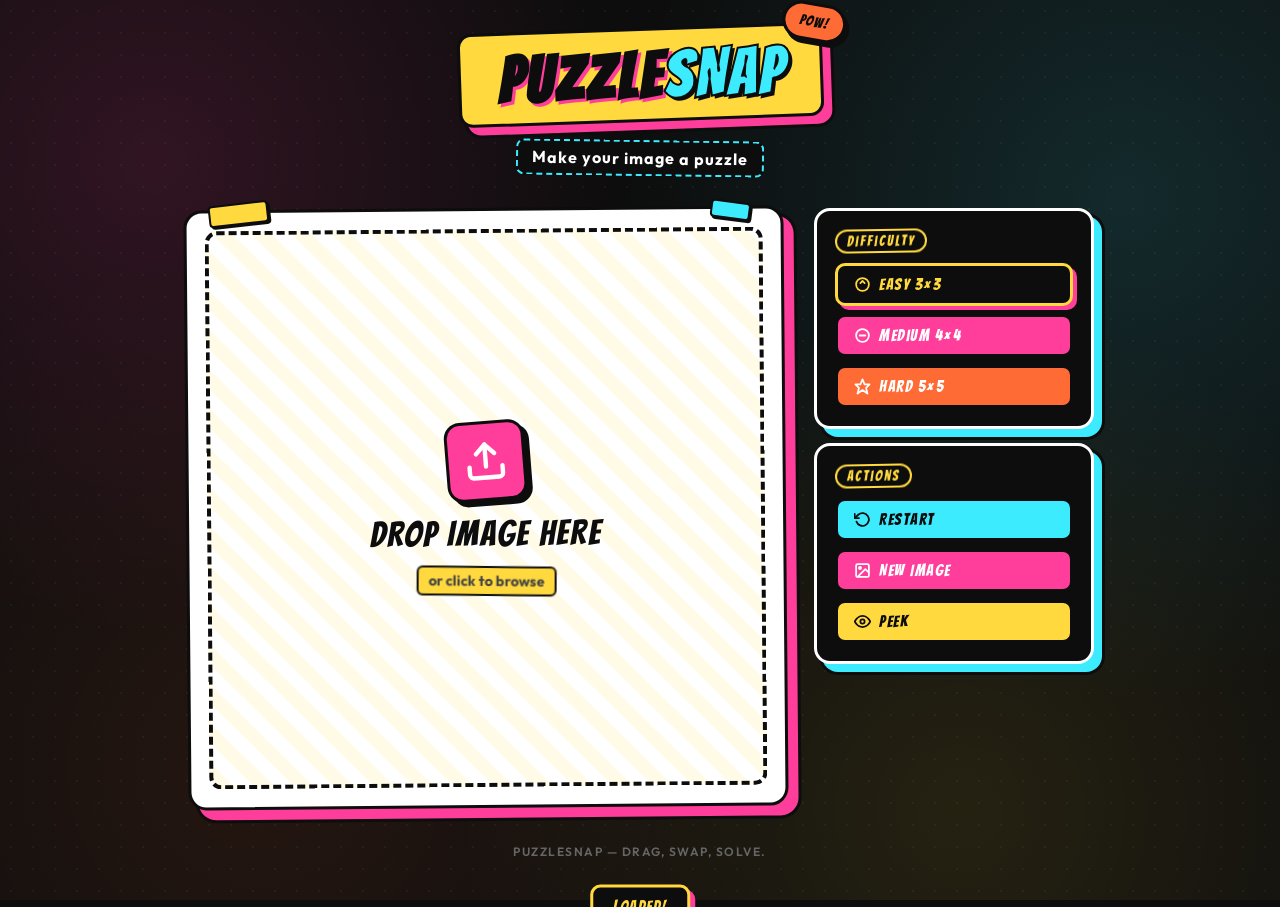
<file: puzzlesnap.html>
<!DOCTYPE html>
<html lang="en">
<head>
<meta charset="UTF-8" />
<meta name="viewport" content="width=device-width, initial-scale=1.0" />
<title>PuzzleSnap — Make your image a puzzle</title>
<link rel="preconnect" href="https://fonts.googleapis.com" />
<link rel="preconnect" href="https://fonts.gstatic.com" crossorigin />
<link href="https://fonts.googleapis.com/css2?family=Bangers&family=Outfit:wght@400;600;700;800&display=swap" rel="stylesheet" />
<style>
  /* ---------- Reset / Base ---------- */
  *, *::before, *::after { box-sizing: border-box; margin: 0; padding: 0; }
  html {
    background: #0D0D0D;
    min-height: 100%;
  }
  body {
    color: #fff;
    font-family: 'Outfit', system-ui, sans-serif;
    min-height: 100vh;
    overflow-x: hidden;
    -webkit-tap-highlight-color: transparent;
    background-image:
      radial-gradient(circle at 12% 18%, rgba(255, 61, 154, 0.15), transparent 35%),
      radial-gradient(circle at 88% 22%, rgba(61, 235, 255, 0.13), transparent 38%),
      radial-gradient(circle at 75% 90%, rgba(255, 217, 61, 0.10), transparent 40%),
      radial-gradient(circle at 20% 85%, rgba(255, 107, 53, 0.10), transparent 40%);
    background-attachment: fixed;
    background-color: #0D0D0D;
  }
  body::before {
    content: "";
    position: fixed;
    inset: 0;
    pointer-events: none;
    background-image: radial-gradient(rgba(255,255,255,0.045) 1px, transparent 1px);
    background-size: 22px 22px;
    z-index: 0;
  }

  /* ============================================================
     LAYOUT — Mobile-first, desktop 2-column
  ============================================================ */
  .page {
    position: relative;
    z-index: 1;
    max-width: 1280px;
    margin: 0 auto;
    padding: 20px 16px 48px;
  }

  /* Header always spans full width */
  .page-header {
    text-align: center;
    margin-bottom: 24px;
  }

  /* On desktop: side-by-side grid */
  .layout-grid {
    display: flex;
    flex-direction: column;
    gap: 20px;
    align-items: center;
  }

  .col-board {
    width: 100%;
    max-width: 580px;
  }

  .col-sidebar {
    width: 100%;
    max-width: 580px;
  }

  /* ── Desktop ── */
  @media (min-width: 900px) {
    .page {
      padding: 28px 32px 48px;
    }
    .page-header {
      margin-bottom: 32px;
    }
    .layout-grid {
      flex-direction: row;
      align-items: flex-start;
      justify-content: center;
      gap: 28px;
    }
    .col-board {
      flex: 0 0 auto;
      width: min(50vw, 560px);
      max-width: 560px;
    }
    .col-sidebar {
      flex: 0 0 280px;
      width: 280px;
      max-width: 280px;
    }
  }

  @media (min-width: 1100px) {
    .col-board {
      width: min(50vw, 600px);
      max-width: 600px;
    }
    .col-sidebar {
      flex: 0 0 300px;
      width: 300px;
    }
  }

  /* ============================================================
     HEADER
  ============================================================ */
  .title-card {
    display: inline-block;
    background: #FFD93D;
    color: #0D0D0D;
    padding: 14px 36px 10px;
    border: 3px solid #0D0D0D;
    border-radius: 14px;
    box-shadow: 8px 8px 0 #FF3D9A, 8px 8px 0 3px #0D0D0D;
    transform: rotate(-2deg);
    position: relative;
  }
  .title-card h1 {
    font-family: 'Bangers', cursive;
    font-size: clamp(2.4rem, 6vw, 4rem);
    line-height: 1;
    letter-spacing: 3px;
    text-shadow: 3px 3px 0 #FF3D9A;
  }
  .title-card .snap {
    color: #3DEBFF;
    -webkit-text-stroke: 2px #0D0D0D;
    text-shadow: 3px 3px 0 #0D0D0D;
  }
  .badge-burst {
    position: absolute;
    top: -22px; right: -28px;
    background: #FF6B35;
    color: #0D0D0D;
    border: 3px solid #0D0D0D;
    padding: 8px 14px;
    font-family: 'Bangers', cursive;
    letter-spacing: 1.5px;
    transform: rotate(12deg);
    border-radius: 50px;
    box-shadow: 4px 4px 0 #0D0D0D;
    font-size: 0.9rem;
  }
  .subtitle {
    margin-top: 18px;
    font-weight: 700;
    font-size: 1rem;
    letter-spacing: 1px;
    color: #fff;
    display: inline-block;
    background: #0D0D0D;
    padding: 6px 14px;
    border: 2px dashed #3DEBFF;
    border-radius: 8px;
    transform: rotate(0.8deg);
  }

  /* ============================================================
     HUD CHIPS (sidebar on desktop)
  ============================================================ */
  .hud {
    display: flex;
    justify-content: center;
    gap: 10px;
    flex-wrap: wrap;
    margin-bottom: 18px;
  }
  .hud-chip {
    background: #0D0D0D;
    border: 3px solid #fff;
    padding: 10px 14px;
    border-radius: 10px;
    display: flex;
    align-items: center;
    gap: 8px;
    font-weight: 700;
    box-shadow: 4px 4px 0 #FFD93D;
    transform: rotate(-1deg);
    flex: 1;
    min-width: 90px;
  }
  .hud-chip.pink { box-shadow: 4px 4px 0 #FF3D9A; transform: rotate(1deg); }
  .hud-chip.cyan { box-shadow: 4px 4px 0 #3DEBFF; transform: rotate(-0.5deg); }
  .hud-chip svg { width: 18px; height: 18px; flex-shrink: 0; }
  .hud-chip .label { font-size: 0.65rem; opacity: 0.7; letter-spacing: 1px; text-transform: uppercase; font-weight: 600; }
  .hud-chip .value { font-family: 'Bangers', cursive; font-size: 1.25rem; letter-spacing: 1.5px; line-height: 1; }

  @media (min-width: 900px) {
    .hud {
      flex-direction: column;
      gap: 10px;
    }
    .hud-chip {
      transform: none !important;
      flex: none;
      width: 100%;
      padding: 12px 16px;
    }
    .hud-chip .value { font-size: 1.4rem; }
  }

  /* ============================================================
     BOARD CARD
  ============================================================ */
  .board-card {
    background: #fff;
    border: 3px solid #0D0D0D;
    border-radius: 18px;
    padding: 18px;
    box-shadow: 10px 10px 0 #FF3D9A, 10px 10px 0 3px #0D0D0D;
    transform: rotate(-0.5deg);
    position: relative;
    width: 100%;
  }
  .board-card::before {
    content: "";
    position: absolute;
    top: -10px; left: 22px;
    width: 60px; height: 22px;
    background: #FFD93D;
    border: 2px solid #0D0D0D;
    border-radius: 4px;
    transform: rotate(-6deg);
    box-shadow: 2px 2px 0 #0D0D0D;
  }
  .board-card::after {
    content: "";
    position: absolute;
    top: -8px; right: 30px;
    width: 40px; height: 18px;
    background: #3DEBFF;
    border: 2px solid #0D0D0D;
    border-radius: 4px;
    transform: rotate(8deg);
    box-shadow: 2px 2px 0 #0D0D0D;
  }

  /* ---------- Upload zone ---------- */
  .upload-zone {
    width: 100%;
    aspect-ratio: 1 / 1;
    border: 4px dashed #0D0D0D;
    border-radius: 12px;
    display: flex;
    flex-direction: column;
    align-items: center;
    justify-content: center;
    gap: 14px;
    cursor: pointer;
    background: repeating-linear-gradient(
      45deg, #fffbe6, #fffbe6 14px, #fff 14px, #fff 28px
    );
    color: #0D0D0D;
    transition: transform 200ms ease, box-shadow 200ms ease, border-color 200ms ease;
    position: relative;
    overflow: hidden;
    user-select: none;
  }
  .upload-zone:hover, .upload-zone.dragover {
    transform: scale(1.015);
    border-color: #FF3D9A;
    box-shadow: inset 0 0 0 6px rgba(255,61,154,0.15);
  }
  .upload-zone.dragover {
    background: repeating-linear-gradient(45deg, #ffe6f3, #ffe6f3 14px, #fff 14px, #fff 28px);
  }
  .upload-icon {
    width: 80px; height: 80px;
    background: #FF3D9A;
    border: 3px solid #0D0D0D;
    border-radius: 16px;
    display: grid; place-items: center;
    box-shadow: 5px 5px 0 #0D0D0D;
    transform: rotate(-4deg);
  }
  .upload-icon svg { width: 44px; height: 44px; color: #fff; }
  .upload-text {
    font-family: 'Bangers', cursive;
    font-size: clamp(1.5rem, 4vw, 2.2rem);
    letter-spacing: 2px;
    color: #0D0D0D;
    text-align: center;
  }
  .upload-sub {
    font-size: 0.9rem;
    font-weight: 700;
    color: #444;
    background: #FFD93D;
    border: 2px solid #0D0D0D;
    padding: 4px 10px;
    border-radius: 6px;
    transform: rotate(1deg);
  }

  /* ---------- Puzzle Stage ---------- */
  .puzzle-stage {
    position: relative;
    width: 100%;
    aspect-ratio: 1 / 1;
    background: #0D0D0D;
    border: 3px solid #0D0D0D;
    border-radius: 10px;
    overflow: hidden;
    touch-action: none;
  }
  .tile {
    position: absolute;
    background-repeat: no-repeat;
    border: 2px solid #0D0D0D;
    box-sizing: border-box;
    transition: transform 180ms cubic-bezier(.2,.9,.3,1.4), box-shadow 150ms ease, outline-color 150ms ease;
    cursor: grab;
    will-change: transform;
    outline: 0 solid transparent;
  }
  .tile:hover { z-index: 5; box-shadow: 0 0 0 2px #FFD93D, 4px 4px 0 #0D0D0D; }
  .tile.dragging { cursor: grabbing; z-index: 50; transition: none; box-shadow: 6px 8px 0 rgba(0,0,0,0.6); transform-origin: center; }
  .tile.selected {
    z-index: 10;
    outline: 4px solid #FF3D9A;
    outline-offset: -4px;
    box-shadow: 0 0 0 2px #FFD93D inset, 0 0 18px #FF3D9A;
  }
  .tile.correct {
    outline: 3px solid #3DEBFF;
    outline-offset: -3px;
  }
  .tile.swap-pulse { animation: swapPulse 320ms ease; }
  @keyframes swapPulse {
    0% { filter: brightness(1); }
    50% { filter: brightness(1.4) saturate(1.4); }
    100% { filter: brightness(1); }
  }

  /* ============================================================
     SIDEBAR CONTROLS
  ============================================================ */
  .sidebar-card {
    background: #0D0D0D;
    border: 3px solid #fff;
    border-radius: 16px;
    padding: 18px;
    box-shadow: 8px 8px 0 #3DEBFF, 8px 8px 0 3px #0D0D0D;
    position: relative;
  }

  .sidebar-section {
    margin-bottom: 18px;
  }
  .sidebar-section:last-child { margin-bottom: 0; }

  .section-label {
    font-family: 'Bangers', cursive;
    letter-spacing: 2px;
    font-size: 0.85rem;
    color: #FFD93D;
    background: #0D0D0D;
    padding: 3px 10px;
    border: 2px solid #FFD93D;
    border-radius: 20px;
    display: inline-block;
    margin-bottom: 10px;
    transform: rotate(-1deg);
  }

  .diff-group {
    display: flex;
    gap: 8px;
    flex-wrap: wrap;
  }
  .action-group {
    display: flex;
    gap: 8px;
    flex-wrap: wrap;
  }

  @media (min-width: 900px) {
    .diff-group { flex-direction: column; gap: 8px; }
    .action-group { flex-direction: column; gap: 8px; }
    .btn { width: 100%; justify-content: flex-start; }
  }

  /* ============================================================
     BUTTONS
  ============================================================ */
  .btn {
    font-family: 'Bangers', cursive;
    letter-spacing: 1.5px;
    font-size: 1rem;
    padding: 10px 16px;
    background: #fff;
    color: #0D0D0D;
    border: 3px solid #0D0D0D;
    border-radius: 10px;
    cursor: pointer;
    box-shadow: 4px 4px 0 #0D0D0D;
    transition: transform 100ms ease, box-shadow 100ms ease, background 150ms ease;
    display: inline-flex;
    align-items: center;
    gap: 8px;
    user-select: none;
    white-space: nowrap;
  }
  .btn svg { width: 17px; height: 17px; flex-shrink: 0; }
  .btn:hover { transform: translate(-2px,-2px); box-shadow: 6px 6px 0 #0D0D0D; }
  .btn:active { transform: translate(2px,2px); box-shadow: 1px 1px 0 #0D0D0D; }
  .btn.yellow { background: #FFD93D; }
  .btn.pink   { background: #FF3D9A; color: #fff; }
  .btn.cyan   { background: #3DEBFF; }
  .btn.orange { background: #FF6B35; color: #fff; }
  .btn.active {
    background: #0D0D0D;
    color: #FFD93D;
    border-color: #FFD93D;
    box-shadow: 4px 4px 0 #FF3D9A;
  }

  /* Mobile controls (shown below board on mobile) */
  .mobile-controls {
    margin-top: 20px;
    display: flex;
    flex-direction: column;
    gap: 14px;
    align-items: center;
  }
  .mobile-controls .control-group {
    display: flex;
    gap: 10px;
    flex-wrap: wrap;
    justify-content: center;
  }
  .mobile-controls .group-label {
    font-family: 'Bangers', cursive;
    letter-spacing: 2px;
    font-size: 0.9rem;
    color: #FFD93D;
    background: #0D0D0D;
    padding: 4px 12px;
    border: 2px solid #FFD93D;
    border-radius: 20px;
    transform: rotate(-2deg);
    display: inline-block;
  }

  @media (min-width: 900px) {
    .mobile-controls { display: none; }
  }

  /* ============================================================
     WIN OVERLAY
  ============================================================ */
  .win-overlay {
    position: fixed;
    inset: 0;
    background: rgba(13,13,13,0.80);
    display: none;
    align-items: center;
    justify-content: center;
    z-index: 100;
    padding: 20px;
  }
  .win-overlay.show { display: flex; animation: fadeIn 220ms ease; }
  @keyframes fadeIn { from { opacity: 0; } to { opacity: 1; } }
  .win-card {
    background: #FFD93D;
    border: 4px solid #0D0D0D;
    border-radius: 22px;
    padding: 32px 40px;
    text-align: center;
    box-shadow: 12px 12px 0 #FF3D9A, 12px 12px 0 4px #0D0D0D;
    transform: rotate(-3deg);
    animation: pop 500ms cubic-bezier(.2,.9,.3,1.6);
    max-width: 420px;
    position: relative;
  }
  @keyframes pop {
    0% { transform: scale(0.4) rotate(-15deg); opacity: 0; }
    60% { transform: scale(1.08) rotate(2deg); opacity: 1; }
    100% { transform: scale(1) rotate(-3deg); }
  }
  .win-card h2 {
    font-family: 'Bangers', cursive;
    font-size: clamp(2rem, 7vw, 3.4rem);
    letter-spacing: 3px;
    color: #0D0D0D;
    text-shadow: 4px 4px 0 #FF3D9A;
    line-height: 1;
  }
  .win-stats {
    margin: 18px 0 22px;
    display: flex;
    gap: 14px;
    justify-content: center;
    flex-wrap: wrap;
  }
  .win-stat {
    background: #0D0D0D;
    color: #FFD93D;
    border: 3px solid #0D0D0D;
    padding: 10px 16px;
    border-radius: 10px;
    font-weight: 700;
  }
  .win-stat .v { font-family: 'Bangers', cursive; font-size: 1.4rem; letter-spacing: 2px; color: #3DEBFF; display: block; }
  .win-stat .l { font-size: 0.7rem; letter-spacing: 1.5px; text-transform: uppercase; opacity: 0.8; }
  .win-burst {
    position: absolute;
    top: -28px; right: -28px;
    background: #FF3D9A;
    color: #fff;
    border: 3px solid #0D0D0D;
    padding: 10px;
    font-family: 'Bangers', cursive;
    letter-spacing: 2px;
    transform: rotate(15deg);
    border-radius: 50%;
    box-shadow: 4px 4px 0 #0D0D0D;
    width: 82px; height: 82px;
    display: grid; place-items: center;
    text-align: center;
    line-height: 1.1;
    font-size: 1.05rem;
  }

  /* ============================================================
     CONFETTI
  ============================================================ */
  .confetti-container {
    position: fixed;
    inset: 0;
    pointer-events: none;
    overflow: hidden;
    z-index: 99;
  }
  .confetti {
    position: absolute;
    top: -20px;
    width: 12px;
    height: 18px;
    border: 2px solid #0D0D0D;
    animation: fall linear forwards;
  }
  @keyframes fall {
    to { transform: translateY(110vh) rotate(720deg); }
  }

  /* ============================================================
     FOOTER
  ============================================================ */
  footer {
    text-align: center;
    margin-top: 36px;
    font-size: 0.75rem;
    color: #666;
    letter-spacing: 1.5px;
    font-weight: 600;
    text-transform: uppercase;
  }

  /* ============================================================
     TOAST
  ============================================================ */
  .toast {
    position: fixed;
    bottom: 24px;
    left: 50%;
    transform: translateX(-50%) translateY(120%);
    background: #0D0D0D;
    color: #FFD93D;
    border: 3px solid #FFD93D;
    padding: 10px 20px;
    border-radius: 10px;
    font-family: 'Bangers', cursive;
    letter-spacing: 1.5px;
    z-index: 200;
    transition: transform 280ms cubic-bezier(.2,.9,.3,1.4);
    box-shadow: 5px 5px 0 #FF3D9A;
    white-space: nowrap;
  }
  .toast.show { transform: translateX(-50%) translateY(0); }

  /* ============================================================
     MOBILE TWEAKS
  ============================================================ */
  @media (max-width: 520px) {
    body { padding: 14px 10px 50px; }
    .board-card { padding: 12px; transform: rotate(-0.3deg); box-shadow: 6px 6px 0 #FF3D9A, 6px 6px 0 3px #0D0D0D; }
    .title-card { padding: 10px 22px 8px; box-shadow: 6px 6px 0 #FF3D9A, 6px 6px 0 3px #0D0D0D; }
    .badge-burst { right: -10px; top: -16px; font-size: 0.78rem; padding: 6px 10px; }
    .upload-icon { width: 66px; height: 66px; }
    .upload-icon svg { width: 36px; height: 36px; }
    .btn { font-size: 0.92rem; padding: 9px 13px; }
    .hud-chip { min-width: 88px; padding: 7px 10px; }
    .hud-chip .value { font-size: 1.1rem; }
  }

  #fileInput { display: none; }
</style>
</head>
<body>

<div class="page">

  <!-- ── HEADER ── -->
  <header class="page-header">
    <div class="title-card">
      <h1>PUZZLE<span class="snap">SNAP</span></h1>
      <div class="badge-burst">POW!</div>
    </div>
    <div>
      <p class="subtitle">Make your image a puzzle</p>
    </div>
  </header>

  <!-- ── MAIN LAYOUT ── -->
  <div class="layout-grid">

    <!-- LEFT: Board -->
    <div class="col-board">

      <!-- HUD (mobile: above board) -->
      <div class="hud" id="hud" style="display:none;">
        <div class="hud-chip yellow">
          <svg viewBox="0 0 24 24" fill="none" stroke="#FFD93D" stroke-width="2.5" stroke-linecap="round" stroke-linejoin="round"><circle cx="12" cy="13" r="8"/><path d="M12 9v4l2 2"/><path d="M9 2h6"/></svg>
          <div>
            <div class="label">Time</div>
            <div class="value" id="timerVal">00:00</div>
          </div>
        </div>
        <div class="hud-chip pink">
          <svg viewBox="0 0 24 24" fill="none" stroke="#FF3D9A" stroke-width="2.5" stroke-linecap="round" stroke-linejoin="round"><path d="M3 12h4l3-9 4 18 3-9h4"/></svg>
          <div>
            <div class="label">Moves</div>
            <div class="value" id="movesVal">0</div>
          </div>
        </div>
        <div class="hud-chip cyan">
          <svg viewBox="0 0 24 24" fill="none" stroke="#3DEBFF" stroke-width="2.5" stroke-linecap="round" stroke-linejoin="round"><rect x="3" y="3" width="7" height="7" rx="1"/><rect x="14" y="3" width="7" height="7" rx="1"/><rect x="3" y="14" width="7" height="7" rx="1"/><rect x="14" y="14" width="7" height="7" rx="1"/></svg>
          <div>
            <div class="label">Solved</div>
            <div class="value" id="solvedVal">0/0</div>
          </div>
        </div>
      </div>

      <!-- Board card -->
      <div class="board-card">
        <div class="upload-zone" id="uploadZone">
          <div class="upload-icon">
            <svg viewBox="0 0 24 24" fill="none" stroke="currentColor" stroke-width="2.4" stroke-linecap="round" stroke-linejoin="round">
              <path d="M21 15v4a2 2 0 0 1-2 2H5a2 2 0 0 1-2-2v-4"/>
              <polyline points="17 8 12 3 7 8"/>
              <line x1="12" y1="3" x2="12" y2="15"/>
            </svg>
          </div>
          <div class="upload-text">DROP IMAGE HERE</div>
          <div class="upload-sub">or click to browse</div>
        </div>
        <div class="puzzle-stage" id="puzzleStage" style="display:none;"></div>
        <input type="file" id="fileInput" accept="image/*" />
      </div>

      <!-- Mobile-only controls -->
      <div class="mobile-controls">
        <div class="control-group">
          <span class="group-label">Difficulty</span>
          <button class="btn yellow active" data-diff="3">
            <svg viewBox="0 0 24 24" fill="none" stroke="currentColor" stroke-width="2.5" stroke-linecap="round" stroke-linejoin="round"><circle cx="12" cy="12" r="9"/><path d="M9 10l3-3 3 3"/></svg>
            Easy 3×3
          </button>
          <button class="btn pink" data-diff="4">
            <svg viewBox="0 0 24 24" fill="none" stroke="currentColor" stroke-width="2.5" stroke-linecap="round" stroke-linejoin="round"><circle cx="12" cy="12" r="9"/><path d="M8 12h8"/></svg>
            Medium 4×4
          </button>
          <button class="btn orange" data-diff="5">
            <svg viewBox="0 0 24 24" fill="none" stroke="currentColor" stroke-width="2.5" stroke-linecap="round" stroke-linejoin="round"><polygon points="12 2 15 9 22 9 17 14 19 22 12 17 5 22 7 14 2 9 9 9 12 2"/></svg>
            Hard 5×5
          </button>
        </div>
        <div class="control-group">
          <button class="btn cyan" data-mobile-action="restart">
            <svg viewBox="0 0 24 24" fill="none" stroke="currentColor" stroke-width="2.5" stroke-linecap="round" stroke-linejoin="round"><polyline points="1 4 1 10 7 10"/><path d="M3.51 15A9 9 0 1 0 6 5.3L1 10"/></svg>
            Restart
          </button>
          <button class="btn pink" data-mobile-action="newimg">
            <svg viewBox="0 0 24 24" fill="none" stroke="currentColor" stroke-width="2.5" stroke-linecap="round" stroke-linejoin="round"><rect x="3" y="3" width="18" height="18" rx="2"/><circle cx="8.5" cy="8.5" r="1.5"/><polyline points="21 15 16 10 5 21"/></svg>
            New Image
          </button>
          <button class="btn yellow" data-mobile-action="peek" title="Hold to preview">
            <svg viewBox="0 0 24 24" fill="none" stroke="currentColor" stroke-width="2.5" stroke-linecap="round" stroke-linejoin="round"><path d="M1 12s4-8 11-8 11 8 11 8-4 8-11 8-11-8-11-8z"/><circle cx="12" cy="12" r="3"/></svg>
            Peek
          </button>
        </div>
      </div>

    </div><!-- /col-board -->

    <!-- RIGHT: Sidebar (desktop) -->
    <div class="col-sidebar" id="desktopSidebar">

      <!-- Desktop HUD inside sidebar card -->
      <div class="sidebar-card" id="sidebarHudCard" style="margin-bottom:16px; display:none;">
        <div class="hud" id="hudDesktop" style="display:flex; flex-direction:column; gap:10px; margin:0;">
          <div class="hud-chip yellow">
            <svg viewBox="0 0 24 24" fill="none" stroke="#FFD93D" stroke-width="2.5" stroke-linecap="round" stroke-linejoin="round"><circle cx="12" cy="13" r="8"/><path d="M12 9v4l2 2"/><path d="M9 2h6"/></svg>
            <div>
              <div class="label">Time</div>
              <div class="value" id="timerValD">00:00</div>
            </div>
          </div>
          <div class="hud-chip pink">
            <svg viewBox="0 0 24 24" fill="none" stroke="#FF3D9A" stroke-width="2.5" stroke-linecap="round" stroke-linejoin="round"><path d="M3 12h4l3-9 4 18 3-9h4"/></svg>
            <div>
              <div class="label">Moves</div>
              <div class="value" id="movesValD">0</div>
            </div>
          </div>
          <div class="hud-chip cyan">
            <svg viewBox="0 0 24 24" fill="none" stroke="#3DEBFF" stroke-width="2.5" stroke-linecap="round" stroke-linejoin="round"><rect x="3" y="3" width="7" height="7" rx="1"/><rect x="14" y="3" width="7" height="7" rx="1"/><rect x="3" y="14" width="7" height="7" rx="1"/><rect x="14" y="14" width="7" height="7" rx="1"/></svg>
            <div>
              <div class="label">Solved</div>
              <div class="value" id="solvedValD">0/0</div>
            </div>
          </div>
        </div>
      </div>

      <!-- Difficulty -->
      <div class="sidebar-card" style="margin-bottom:14px;">
        <div class="sidebar-section">
          <div class="section-label">Difficulty</div>
          <div class="diff-group">
            <button class="btn yellow active" data-diff="3">
              <svg viewBox="0 0 24 24" fill="none" stroke="currentColor" stroke-width="2.5" stroke-linecap="round" stroke-linejoin="round"><circle cx="12" cy="12" r="9"/><path d="M9 10l3-3 3 3"/></svg>
              Easy 3×3
            </button>
            <button class="btn pink" data-diff="4">
              <svg viewBox="0 0 24 24" fill="none" stroke="currentColor" stroke-width="2.5" stroke-linecap="round" stroke-linejoin="round"><circle cx="12" cy="12" r="9"/><path d="M8 12h8"/></svg>
              Medium 4×4
            </button>
            <button class="btn orange" data-diff="5">
              <svg viewBox="0 0 24 24" fill="none" stroke="currentColor" stroke-width="2.5" stroke-linecap="round" stroke-linejoin="round"><polygon points="12 2 15 9 22 9 17 14 19 22 12 17 5 22 7 14 2 9 9 9 12 2"/></svg>
              Hard 5×5
            </button>
          </div>
        </div>
      </div>

      <!-- Actions -->
      <div class="sidebar-card">
        <div class="sidebar-section">
          <div class="section-label">Actions</div>
          <div class="action-group">
            <button class="btn cyan" id="restartBtn">
              <svg viewBox="0 0 24 24" fill="none" stroke="currentColor" stroke-width="2.5" stroke-linecap="round" stroke-linejoin="round"><polyline points="1 4 1 10 7 10"/><path d="M3.51 15A9 9 0 1 0 6 5.3L1 10"/></svg>
              Restart
            </button>
            <button class="btn pink" id="newImgBtn">
              <svg viewBox="0 0 24 24" fill="none" stroke="currentColor" stroke-width="2.5" stroke-linecap="round" stroke-linejoin="round"><rect x="3" y="3" width="18" height="18" rx="2"/><circle cx="8.5" cy="8.5" r="1.5"/><polyline points="21 15 16 10 5 21"/></svg>
              New Image
            </button>
            <button class="btn yellow" id="previewBtn" title="Hold to preview original">
              <svg viewBox="0 0 24 24" fill="none" stroke="currentColor" stroke-width="2.5" stroke-linecap="round" stroke-linejoin="round"><path d="M1 12s4-8 11-8 11 8 11 8-4 8-11 8-11-8-11-8z"/><circle cx="12" cy="12" r="3"/></svg>
              Peek
            </button>
          </div>
        </div>
      </div>

    </div><!-- /col-sidebar -->

  </div><!-- /layout-grid -->

  <footer>
    <p>PUZZLESNAP — DRAG, SWAP, SOLVE.</p>
  </footer>

</div><!-- /page -->

<!-- WIN OVERLAY -->
<div class="win-overlay" id="winOverlay">
  <div class="win-card">
    <div class="win-burst">NICE<br/>ONE!</div>
    <h2>PUZZLE<br/>COMPLETE!</h2>
    <div class="win-stats">
      <div class="win-stat"><span class="v" id="winTime">00:00</span><span class="l">Time</span></div>
      <div class="win-stat"><span class="v" id="winMoves">0</span><span class="l">Moves</span></div>
    </div>
    <button class="btn pink" id="winAgainBtn">
      <svg viewBox="0 0 24 24" fill="none" stroke="currentColor" stroke-width="2.5" stroke-linecap="round" stroke-linejoin="round"><polyline points="1 4 1 10 7 10"/><path d="M3.51 15A9 9 0 1 0 6 5.3L1 10"/></svg>
      Play Again
    </button>
  </div>
</div>

<div class="confetti-container" id="confettiContainer"></div>
<div class="toast" id="toast">Loaded!</div>

<script>
(() => {
  const DESKTOP_BP = 900; // sync with CSS

  // ============ State ============
  const state = {
    img: null,
    imgURL: null,
    grid: 3,
    tiles: [],
    boardSize: 0,
    tileSize: 0,
    selectedIdx: null,
    moves: 0,
    timer: 0,
    timerInt: null,
    started: false,
    solved: false,
    drag: null,
  };

  // ============ DOM refs ============
  const $ = (id) => document.getElementById(id);
  const uploadZone    = $('uploadZone');
  const fileInput     = $('fileInput');
  const stage         = $('puzzleStage');
  // mobile HUD
  const hudMobile     = $('hud');
  const timerVal      = $('timerVal');
  const movesVal      = $('movesVal');
  const solvedVal     = $('solvedVal');
  // desktop HUD
  const sidebarHudCard = $('sidebarHudCard');
  const timerValD     = $('timerValD');
  const movesValD     = $('movesValD');
  const solvedValD    = $('solvedValD');
  // win
  const winOverlay    = $('winOverlay');
  const winTime       = $('winTime');
  const winMoves      = $('winMoves');
  const confettiContainer = $('confettiContainer');
  const toast         = $('toast');

  // ============ Responsive helpers ============
  function isDesktop() {
    return window.innerWidth >= DESKTOP_BP;
  }

  function showHUD(show) {
    if (isDesktop()) {
      hudMobile.style.display = 'none';
      sidebarHudCard.style.display = show ? 'block' : 'none';
    } else {
      hudMobile.style.display = show ? 'flex' : 'none';
      sidebarHudCard.style.display = 'none';
    }
  }

  function setHUDValues(timer, moves, solved, total) {
    // mobile
    timerVal.textContent  = timer;
    movesVal.textContent  = moves;
    solvedVal.textContent = `${solved}/${total}`;
    // desktop
    timerValD.textContent  = timer;
    movesValD.textContent  = moves;
    solvedValD.textContent = `${solved}/${total}`;
  }

  // ============ Utility ============
  const fmtTime = (s) => {
    const m  = Math.floor(s / 60).toString().padStart(2,'0');
    const ss = (s % 60).toString().padStart(2,'0');
    return `${m}:${ss}`;
  };

  function showToast(msg) {
    toast.textContent = msg;
    toast.classList.add('show');
    clearTimeout(showToast._t);
    showToast._t = setTimeout(() => toast.classList.remove('show'), 1800);
  }

  // ============ Upload ============
  uploadZone.addEventListener('click', () => fileInput.click());
  fileInput.addEventListener('change', (e) => {
    const f = e.target.files && e.target.files[0];
    if (f) loadFile(f);
    fileInput.value = '';
  });

  ['dragenter','dragover'].forEach(ev =>
    uploadZone.addEventListener(ev, (e) => { e.preventDefault(); uploadZone.classList.add('dragover'); })
  );
  ['dragleave','drop'].forEach(ev =>
    uploadZone.addEventListener(ev, (e) => { e.preventDefault(); uploadZone.classList.remove('dragover'); })
  );
  uploadZone.addEventListener('drop', (e) => {
    const f = e.dataTransfer.files && e.dataTransfer.files[0];
    if (f) loadFile(f);
  });

  window.addEventListener('dragover', (e) => e.preventDefault());
  window.addEventListener('drop', (e) => {
    e.preventDefault();
    const f = e.dataTransfer.files && e.dataTransfer.files[0];
    if (f && !state.img) loadFile(f);
  });

  function loadFile(file) {
    if (!file.type.startsWith('image/')) { showToast('Image files only!'); return; }
    if (state.imgURL) URL.revokeObjectURL(state.imgURL);
    const url = URL.createObjectURL(file);
    const img = new Image();
    img.onload = () => {
      state.img    = img;
      state.imgURL = url;
      showToast('Image loaded!');
      buildPuzzle();
    };
    img.onerror = () => showToast('Could not load image');
    img.src = url;
  }

  // ============ Build Puzzle ============
  function buildPuzzle() {
    state.solved     = false;
    state.moves      = 0;
    state.timer      = 0;
    state.started    = false;
    state.selectedIdx = null;
    stopTimer();
    setHUDValues('00:00', 0, 0, state.grid * state.grid);
    showHUD(true);

    uploadZone.style.display = 'none';
    stage.style.display      = 'block';

    layoutTiles();
  }

  function measureBoard() {
    const rect     = stage.getBoundingClientRect();
    state.boardSize = Math.floor(rect.width);
    state.tileSize  = state.boardSize / state.grid;
  }

  function layoutTiles() {
    measureBoard();
    stage.innerHTML = '';
    state.tiles = [];

    const N     = state.grid;
    const total = N * N;
    const perm  = shuffleSolvable(total);
    const bgSize = `${state.boardSize}px ${state.boardSize}px`;

    for (let currentIdx = 0; currentIdx < total; currentIdx++) {
      const correctIdx = perm[currentIdx];
      const el = document.createElement('div');
      el.className = 'tile';
      el.style.width  = `${state.tileSize}px`;
      el.style.height = `${state.tileSize}px`;
      el.style.backgroundImage    = `url("${state.imgURL}")`;
      el.style.backgroundSize     = bgSize;
      const cr = Math.floor(correctIdx / N);
      const cc = correctIdx % N;
      el.style.backgroundPosition = `-${cc * state.tileSize}px -${cr * state.tileSize}px`;
      stage.appendChild(el);

      const tile = { correctIdx, currentIdx, el };
      state.tiles.push(tile);
      bindTileEvents(tile);
      placeTile(tile, false);
      updateCorrectMark(tile);
    }
    updateSolvedCount();
  }

  function shuffleSolvable(n) {
    const arr = Array.from({ length: n }, (_, i) => i);
    let attempts = 0;
    do {
      for (let i = arr.length - 1; i > 0; i--) {
        const j = Math.floor(Math.random() * (i + 1));
        [arr[i], arr[j]] = [arr[j], arr[i]];
      }
      attempts++;
    } while (isSolved(arr) && attempts < 5);
    return arr;
  }
  function isSolved(arr) {
    for (let i = 0; i < arr.length; i++) if (arr[i] !== i) return false;
    return true;
  }

  function placeTile(tile, animate = true) {
    const N = state.grid;
    const r = Math.floor(tile.currentIdx / N);
    const c = tile.currentIdx % N;
    const x = c * state.tileSize;
    const y = r * state.tileSize;
    if (!animate) {
      tile.el.style.transition = 'none';
      tile.el.style.transform  = `translate3d(${x}px, ${y}px, 0)`;
      void tile.el.offsetWidth;
      tile.el.style.transition = '';
    } else {
      tile.el.style.transform = `translate3d(${x}px, ${y}px, 0)`;
    }
  }

  function updateCorrectMark(tile) {
    if (tile.correctIdx === tile.currentIdx) tile.el.classList.add('correct');
    else tile.el.classList.remove('correct');
  }

  function updateSolvedCount() {
    const total  = state.grid * state.grid;
    let solved   = 0;
    state.tiles.forEach(t => { if (t.correctIdx === t.currentIdx) solved++; });
    setHUDValues(fmtTime(state.timer), state.moves, solved, total);
    if (solved === total && !state.solved) onWin();
  }

  // ============ Tile events ============
  function bindTileEvents(tile) {
    const el = tile.el;
    let pointerDown = null;
    const DRAG_THRESHOLD = 6;

    el.addEventListener('pointerdown', (e) => {
      if (state.solved) return;
      e.preventDefault();
      el.setPointerCapture(e.pointerId);
      pointerDown = { x: e.clientX, y: e.clientY, time: Date.now(), moved: false, pointerId: e.pointerId };
    });

    el.addEventListener('pointermove', (e) => {
      if (!pointerDown || pointerDown.pointerId !== e.pointerId) return;
      const dx = e.clientX - pointerDown.x;
      const dy = e.clientY - pointerDown.y;
      if (!pointerDown.moved && (Math.abs(dx) > DRAG_THRESHOLD || Math.abs(dy) > DRAG_THRESHOLD)) {
        pointerDown.moved = true;
        startDrag(tile, e);
      }
      if (pointerDown.moved && state.drag && state.drag.tile === tile) moveDrag(e);
    });

    el.addEventListener('pointerup', (e) => {
      if (!pointerDown || pointerDown.pointerId !== e.pointerId) return;
      const wasDrag = pointerDown.moved;
      try { el.releasePointerCapture(e.pointerId); } catch(_) {}
      if (wasDrag && state.drag && state.drag.tile === tile) endDrag(e);
      else handleTap(tile);
      pointerDown = null;
    });

    el.addEventListener('pointercancel', (e) => {
      if (state.drag && state.drag.tile === tile) cancelDrag();
      pointerDown = null;
    });
  }

  function handleTap(tile) {
    if (state.selectedIdx === null) {
      state.selectedIdx = tile.currentIdx;
      tile.el.classList.add('selected');
      return;
    }
    if (state.selectedIdx === tile.currentIdx) {
      tile.el.classList.remove('selected');
      state.selectedIdx = null;
      return;
    }
    const other = state.tiles.find(t => t.currentIdx === state.selectedIdx);
    if (other) { other.el.classList.remove('selected'); swapTiles(other, tile); }
    state.selectedIdx = null;
  }

  // ---- Drag ----
  function startDrag(tile, e) {
    if (state.selectedIdx !== null) {
      const sel = state.tiles.find(t => t.currentIdx === state.selectedIdx);
      if (sel) sel.el.classList.remove('selected');
      state.selectedIdx = null;
    }
    const stageRect = stage.getBoundingClientRect();
    const N = state.grid;
    const r = Math.floor(tile.currentIdx / N);
    const c = tile.currentIdx % N;
    const tileLeft = stageRect.left + c * state.tileSize;
    const tileTop  = stageRect.top  + r * state.tileSize;
    state.drag = { tile, offsetX: e.clientX - tileLeft, offsetY: e.clientY - tileTop, stageRect };
    tile.el.classList.add('dragging');
  }

  function moveDrag(e) {
    const { tile, offsetX, offsetY, stageRect } = state.drag;
    const x = e.clientX - stageRect.left - offsetX;
    const y = e.clientY - stageRect.top  - offsetY;
    tile.el.style.transform = `translate3d(${x}px, ${y}px, 0)`;
  }

  function endDrag(e) {
    const { tile, stageRect } = state.drag;
    tile.el.classList.remove('dragging');
    const px = e.clientX - stageRect.left;
    const py = e.clientY - stageRect.top;
    const N  = state.grid;
    let target = null;
    if (px >= 0 && py >= 0 && px < state.boardSize && py < state.boardSize) {
      const tc = Math.floor(px / state.tileSize);
      const tr = Math.floor(py / state.tileSize);
      const targetIdx = tr * N + tc;
      if (targetIdx !== tile.currentIdx)
        target = state.tiles.find(t => t.currentIdx === targetIdx);
    }
    state.drag = null;
    if (target) swapTiles(tile, target);
    else placeTile(tile, true);
  }

  function cancelDrag() {
    if (!state.drag) return;
    const tile = state.drag.tile;
    tile.el.classList.remove('dragging');
    state.drag = null;
    placeTile(tile, true);
  }

  // ---- Swap ----
  function swapTiles(a, b) {
    if (!state.started) startTimer();
    const tmp = a.currentIdx;
    a.currentIdx = b.currentIdx;
    b.currentIdx = tmp;
    placeTile(a, true);
    placeTile(b, true);
    a.el.classList.add('swap-pulse');
    b.el.classList.add('swap-pulse');
    setTimeout(() => {
      a.el.classList.remove('swap-pulse');
      b.el.classList.remove('swap-pulse');
    }, 320);
    updateCorrectMark(a);
    updateCorrectMark(b);
    state.moves++;
    updateSolvedCount();
  }

  // ============ Timer ============
  function startTimer() {
    state.started = true;
    stopTimer();
    state.timerInt = setInterval(() => {
      state.timer++;
      // sync both HUD locations
      timerVal.textContent  = fmtTime(state.timer);
      timerValD.textContent = fmtTime(state.timer);
    }, 1000);
  }
  function stopTimer() {
    if (state.timerInt) { clearInterval(state.timerInt); state.timerInt = null; }
  }

  // ============ Win ============
  function onWin() {
    state.solved = true;
    stopTimer();
    winTime.textContent  = fmtTime(state.timer);
    winMoves.textContent = state.moves;
    setTimeout(() => { winOverlay.classList.add('show'); launchConfetti(); }, 350);
  }

  function launchConfetti() {
    const colors = ['#FFD93D','#FF3D9A','#3DEBFF','#FF6B35','#fff'];
    confettiContainer.innerHTML = '';
    for (let i = 0; i < 80; i++) {
      const c = document.createElement('div');
      c.className = 'confetti';
      const color = colors[Math.floor(Math.random() * colors.length)];
      const dur   = 2.4 + Math.random() * 2.2;
      const delay = Math.random() * 0.6;
      const w = 8  + Math.random() * 10;
      const h = 12 + Math.random() * 14;
      c.style.left              = (Math.random() * 100) + 'vw';
      c.style.background        = color;
      c.style.width             = w + 'px';
      c.style.height            = h + 'px';
      c.style.animationDuration = dur + 's';
      c.style.animationDelay    = delay + 's';
      c.style.transform         = `rotate(${Math.random()*360}deg)`;
      if (Math.random() > 0.6) c.style.borderRadius = '50%';
      confettiContainer.appendChild(c);
    }
    setTimeout(() => confettiContainer.innerHTML = '', 6000);
  }

  // ============ Controls ============
  document.querySelectorAll('[data-diff]').forEach(btn => {
    btn.addEventListener('click', () => {
      document.querySelectorAll('[data-diff]').forEach(b => b.classList.remove('active'));
      // activate all buttons with same diff value (mobile + desktop dupes)
      document.querySelectorAll(`[data-diff="${btn.dataset.diff}"]`).forEach(b => b.classList.add('active'));
      state.grid = parseInt(btn.dataset.diff, 10);
      if (state.img) buildPuzzle();
    });
  });

  $('restartBtn').addEventListener('click', () => {
    if (!state.img) { showToast('Upload an image first'); return; }
    buildPuzzle();
  });
  $('newImgBtn').addEventListener('click', () => { resetAll(); fileInput.click(); });
  $('winAgainBtn').addEventListener('click', () => {
    winOverlay.classList.remove('show');
    confettiContainer.innerHTML = '';
    if (state.img) buildPuzzle();
  });

  // Mobile duplicate action buttons
  document.querySelectorAll('[data-mobile-action]').forEach(btn => {
    btn.addEventListener('click', () => {
      const act = btn.dataset.mobileAction;
      if (act === 'restart') { if (!state.img) { showToast('Upload an image first'); return; } buildPuzzle(); }
      if (act === 'newimg')  { resetAll(); fileInput.click(); }
    });
  });

  // Peek
  const peekBtn = $('previewBtn');
  let peekEl = null;
  function showPeek() {
    if (!state.img || peekEl) return;
    peekEl = document.createElement('div');
    Object.assign(peekEl.style, {
      position:'absolute', inset:'0',
      backgroundImage:`url("${state.imgURL}")`,
      backgroundSize:'100% 100%',
      zIndex:'60', pointerEvents:'none',
      opacity:'0', transition:'opacity 180ms ease',
      border:'3px dashed #FFD93D'
    });
    stage.appendChild(peekEl);
    requestAnimationFrame(() => { peekEl.style.opacity = '1'; });
  }
  function hidePeek() {
    if (!peekEl) return;
    const el = peekEl; peekEl = null;
    el.style.opacity = '0';
    setTimeout(() => el.remove(), 200);
  }
  peekBtn.addEventListener('pointerdown', (e) => { e.preventDefault(); showPeek(); });
  ['pointerup','pointerleave','pointercancel'].forEach(ev => peekBtn.addEventListener(ev, hidePeek));

  // Mobile peek too
  document.querySelectorAll('[data-mobile-action="peek"]').forEach(btn => {
    btn.addEventListener('pointerdown', (e) => { e.preventDefault(); showPeek(); });
    ['pointerup','pointerleave','pointercancel'].forEach(ev => btn.addEventListener(ev, hidePeek));
  });

  function resetAll() {
    stopTimer();
    state.img = null;
    if (state.imgURL) { URL.revokeObjectURL(state.imgURL); state.imgURL = null; }
    state.tiles = [];
    state.moves = 0; state.timer = 0;
    state.started = false; state.solved = false; state.selectedIdx = null;
    stage.innerHTML       = '';
    stage.style.display   = 'none';
    uploadZone.style.display = 'flex';
    showHUD(false);
    winOverlay.classList.remove('show');
    confettiContainer.innerHTML = '';
  }

  // ============ Resize ============
  let resizeT;
  window.addEventListener('resize', () => {
    // recompute HUD visibility on breakpoint crossing
    if (state.img) showHUD(true);
    if (!state.img || state.tiles.length === 0) return;
    clearTimeout(resizeT);
    resizeT = setTimeout(() => {
      measureBoard();
      const bgSize = `${state.boardSize}px ${state.boardSize}px`;
      state.tiles.forEach(t => {
        t.el.style.width  = state.tileSize + 'px';
        t.el.style.height = state.tileSize + 'px';
        t.el.style.backgroundSize = bgSize;
        const N  = state.grid;
        const cr = Math.floor(t.correctIdx / N);
        const cc = t.correctIdx % N;
        t.el.style.backgroundPosition = `-${cc * state.tileSize}px -${cr * state.tileSize}px`;
        placeTile(t, false);
      });
    }, 120);
  });

  stage.addEventListener('dragstart', (e) => e.preventDefault());

  // Initial HUD state
  showHUD(false);

})();
</script>
</body>
</html>
</file>
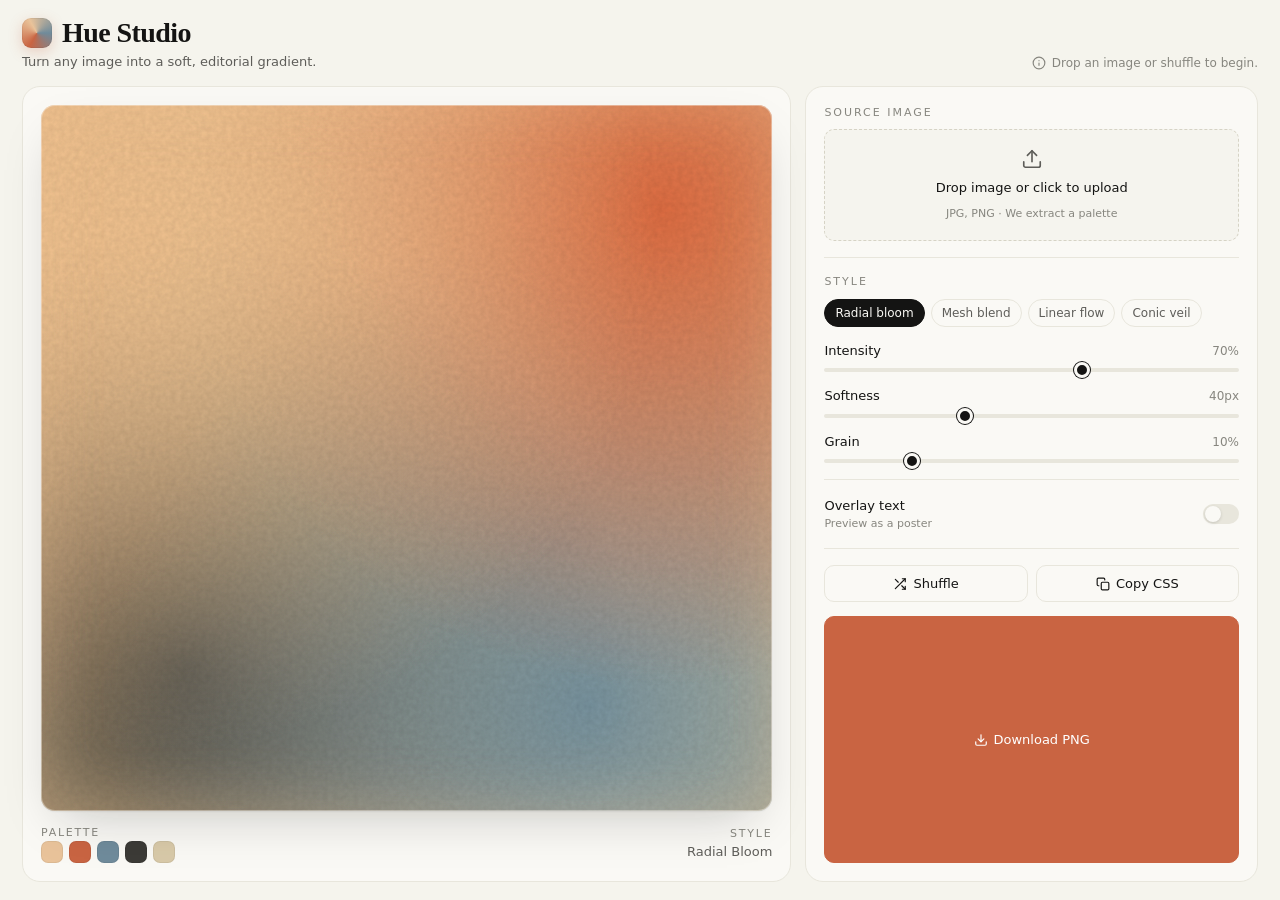
<file: raydient.html>
<!DOCTYPE html>
<html lang="en">
<head>
<meta charset="UTF-8" />
<meta name="viewport" content="width=device-width, initial-scale=1.0" />
<title>Hue — Gradient from Image</title>
<link href="https://api.fontshare.com/v2/css?f[]=clash-display@500,600&f[]=general-sans@400,500&display=swap" rel="stylesheet">
<style>
  :root{
    --bg:#f5f4ed;
    --surface:#faf9f5;
    --secondary:#e8e6dc;
    --text:#141413;
    --text-2:#5e5d59;
    --muted:#87867f;
    --accent:#c96442;
    --radius:18px;
    --radius-sm:10px;
  }
  *{box-sizing:border-box;margin:0;padding:0}
  html,body{height:100%}
  body{
    font-family:'General Sans',system-ui,sans-serif;
    background:var(--bg);
    color:var(--text);
    -webkit-font-smoothing:antialiased;
    overflow:hidden;
    font-size:14px;
    line-height:1.5;
  }
  /* layout */
  .app{
    height:100vh;
    height:100dvh;
    display:flex;
    flex-direction:column;
    padding:18px 22px;
    gap:14px;
  }
  header{
    display:flex;
    align-items:flex-end;
    justify-content:space-between;
    gap:20px;
    flex-shrink:0;
  }
  .brand{
    display:flex;
    align-items:center;
    gap:10px;
  }
  .brand-mark{
    width:30px;height:30px;border-radius:9px;
    background:conic-gradient(from 210deg at 50% 50%, #c96442, #e9c39a, #6f8b9b, #c96442);
    box-shadow:inset 0 0 0 1px rgba(0,0,0,.05), 0 4px 14px rgba(201,100,66,.25);
  }
  h1{
    font-family:'Clash Display',serif;
    font-weight:600;
    font-size:clamp(20px, 2.4vw, 28px);
    letter-spacing:-.02em;
    line-height:1;
    opacity:0;
    transform:translateY(8px);
    animation:rise .55s ease-out .05s forwards;
  }
  .tagline{
    color:var(--text-2);
    font-size:13px;
    margin-top:4px;
    opacity:0;
    animation:fade .8s ease-out .25s forwards;
  }
  .hint{
    color:var(--muted);
    font-size:12px;
    display:flex;
    align-items:center;
    gap:6px;
    opacity:0;
    animation:fade .8s ease-out .35s forwards;
  }
  @keyframes rise{to{opacity:1;transform:translateY(0)}}
  @keyframes fade{to{opacity:1}}

  main{
    flex:1;
    min-height:0;
    display:grid;
    grid-template-columns: minmax(0, 1.7fr) minmax(320px, 1fr);
    gap:14px;
    opacity:0;
    animation:fade .7s ease-out .15s forwards;
  }

  /* preview */
  .preview-wrap{
    background:var(--surface);
    border:1px solid var(--secondary);
    border-radius:var(--radius);
    padding:18px;
    display:flex;
    flex-direction:column;
    min-height:0;
    position:relative;
  }
  .preview-stage{
    flex:1;
    min-height:0;
    display:flex;
    align-items:center;
    justify-content:center;
    position:relative;
  }
  .preview{
    width:100%;
    height:100%;
    border-radius:14px;
    box-shadow:
      0 1px 2px rgba(20,20,19,.06),
      0 20px 50px -20px rgba(20,20,19,.25),
      inset 0 0 0 1px rgba(255,255,255,.4);
    position:relative;
    overflow:hidden;
    background:linear-gradient(135deg,#e8e6dc,#faf9f5);
    transition:filter .15s ease;
  }
  .preview-text{
    position:absolute;
    inset:0;
    display:flex;
    flex-direction:column;
    align-items:center;
    justify-content:center;
    text-align:center;
    padding:30px;
    color:#fff;
    text-shadow:0 2px 30px rgba(0,0,0,.25);
    pointer-events:none;
    opacity:0;
    transition:opacity .25s ease;
  }
  .preview-text.show{opacity:1}
  .preview-text h2{
    font-family:'Clash Display',serif;
    font-weight:600;
    font-size:clamp(28px, 4.5vw, 56px);
    letter-spacing:-.02em;
    line-height:1;
  }
  .preview-text p{
    margin-top:10px;
    font-size:13px;
    letter-spacing:.18em;
    text-transform:uppercase;
    opacity:.85;
  }

  .preview-meta{
    display:flex;
    align-items:center;
    justify-content:space-between;
    margin-top:14px;
    gap:12px;
    flex-shrink:0;
  }
  .swatches{
    display:flex;
    gap:6px;
  }
  .swatch{
    width:22px;height:22px;
    border-radius:7px;
    box-shadow:inset 0 0 0 1px rgba(0,0,0,.06);
    transition:transform .15s ease;
  }
  .swatch:hover{transform:translateY(-2px)}
  .meta-label{
    color:var(--muted);
    font-size:11px;
    letter-spacing:.16em;
    text-transform:uppercase;
  }

  /* controls */
  .panel{
    background:var(--surface);
    border:1px solid var(--secondary);
    border-radius:var(--radius);
    padding:18px;
    display:flex;
    flex-direction:column;
    gap:14px;
    overflow-y:auto;
    min-height:0;
  }
  .panel::-webkit-scrollbar{width:6px}
  .panel::-webkit-scrollbar-thumb{background:var(--secondary);border-radius:3px}

  .section-title{
    font-size:11px;
    letter-spacing:.18em;
    text-transform:uppercase;
    color:var(--muted);
    font-weight:500;
  }

  /* dropzone */
  .dropzone{
    border:1.5px dashed #d6d3c5;
    border-radius:var(--radius-sm);
    padding:18px;
    display:flex;
    flex-direction:column;
    align-items:center;
    justify-content:center;
    gap:8px;
    text-align:center;
    cursor:pointer;
    transition:border-color .2s ease, background .2s ease;
    background:rgba(232,230,220,.25);
  }
  .dropzone:hover, .dropzone.drag{
    border-color:var(--accent);
    background:rgba(201,100,66,.05);
  }
  .dropzone svg{color:var(--text-2)}
  .dropzone .dz-title{font-weight:500;color:var(--text);font-size:13px}
  .dropzone .dz-sub{color:var(--muted);font-size:11px}
  .dropzone.has-image{
    padding:10px;
    flex-direction:row;
    gap:10px;
    justify-content:flex-start;
  }
  .thumb{
    width:44px;height:44px;
    border-radius:8px;
    object-fit:cover;
    flex-shrink:0;
  }
  .thumb-info{
    text-align:left;
    flex:1;
    min-width:0;
  }
  .thumb-info .name{
    font-size:12px;
    white-space:nowrap;
    overflow:hidden;
    text-overflow:ellipsis;
    color:var(--text);
  }
  .thumb-info .sub{
    font-size:11px;color:var(--muted);
  }
  .x-btn{
    background:none;border:none;
    color:var(--muted);
    cursor:pointer;
    padding:6px;
    border-radius:6px;
    display:flex;
  }
  .x-btn:hover{background:var(--secondary);color:var(--text)}

  /* slider */
  .control{display:flex;flex-direction:column;gap:8px}
  .control-head{
    display:flex;
    justify-content:space-between;
    align-items:baseline;
  }
  .control-label{font-size:13px;font-weight:500;color:var(--text)}
  .control-value{font-size:12px;color:var(--muted);font-variant-numeric:tabular-nums}
  input[type=range]{
    -webkit-appearance:none;appearance:none;
    width:100%;height:4px;
    background:var(--secondary);
    border-radius:2px;
    outline:none;
  }
  input[type=range]::-webkit-slider-thumb{
    -webkit-appearance:none;appearance:none;
    width:16px;height:16px;border-radius:50%;
    background:var(--text);
    cursor:pointer;
    border:3px solid var(--surface);
    box-shadow:0 0 0 1px var(--text);
    transition:transform .12s ease;
  }
  input[type=range]::-webkit-slider-thumb:hover{transform:scale(1.15)}
  input[type=range]::-moz-range-thumb{
    width:14px;height:14px;border-radius:50%;
    background:var(--text);cursor:pointer;border:none;
  }

  /* select chips */
  .chips{display:flex;gap:6px;flex-wrap:wrap}
  .chip{
    padding:6px 10px;
    border-radius:999px;
    border:1px solid var(--secondary);
    background:var(--surface);
    font-size:12px;
    cursor:pointer;
    color:var(--text-2);
    transition:all .15s ease;
    font-family:inherit;
  }
  .chip:hover{border-color:var(--muted);color:var(--text)}
  .chip.active{background:var(--text);color:var(--surface);border-color:var(--text)}

  /* toggle */
  .toggle-row{
    display:flex;
    align-items:center;
    justify-content:space-between;
    gap:10px;
  }
  .switch{
    position:relative;
    width:36px;height:20px;
    background:var(--secondary);
    border-radius:999px;
    cursor:pointer;
    transition:background .2s;
    flex-shrink:0;
  }
  .switch::after{
    content:"";
    position:absolute;
    top:2px;left:2px;
    width:16px;height:16px;
    background:var(--surface);
    border-radius:50%;
    box-shadow:0 1px 3px rgba(0,0,0,.15);
    transition:transform .2s;
  }
  .switch.on{background:var(--accent)}
  .switch.on::after{transform:translateX(16px)}

  .text-input{
    width:100%;
    padding:8px 10px;
    border-radius:8px;
    border:1px solid var(--secondary);
    background:var(--bg);
    font-family:inherit;
    font-size:13px;
    color:var(--text);
    outline:none;
    transition:border-color .15s;
  }
  .text-input:focus{border-color:var(--muted)}

  /* buttons */
  .btn-row{display:flex;gap:8px}
  .btn{
    flex:1;
    padding:10px 12px;
    border-radius:10px;
    border:1px solid var(--secondary);
    background:var(--surface);
    font-family:inherit;
    font-size:13px;
    font-weight:500;
    color:var(--text);
    cursor:pointer;
    display:flex;
    align-items:center;
    justify-content:center;
    gap:6px;
    transition:all .15s ease;
  }
  .btn:hover{background:var(--secondary)}
  .btn.primary{
    background:var(--text);color:var(--surface);border-color:var(--text);
  }
  .btn.primary:hover{background:#000}
  .btn.accent{
    background:var(--accent);color:#fff;border-color:var(--accent);
  }
  .btn.accent:hover{filter:brightness(.95)}
  .btn svg{flex-shrink:0}

  .divider{height:1px;background:var(--secondary);margin:2px 0}

  /* toast */
  .toast{
    position:fixed;
    bottom:20px;
    left:50%;
    transform:translateX(-50%) translateY(20px);
    background:var(--text);
    color:var(--surface);
    padding:10px 16px;
    border-radius:10px;
    font-size:12px;
    opacity:0;
    pointer-events:none;
    transition:all .3s ease;
    z-index:50;
    box-shadow:0 10px 30px rgba(0,0,0,.2);
  }
  .toast.show{opacity:1;transform:translateX(-50%) translateY(0)}

  /* mobile */
  @media (max-width: 767px){
    body{overflow-y:auto}
    .app{
      height:auto;
      min-height:100dvh;
      padding:14px;
      gap:10px;
    }
    header{flex-direction:column;align-items:flex-start;gap:6px}
    .hint{display:none}
    main{
      grid-template-columns:1fr;
      gap:10px;
    }
    .preview-wrap{
      position:sticky;
      top:10px;
      z-index:5;
      height:42vh;
      min-height:280px;
      padding:12px;
    }
    .panel{
      overflow:visible;
      padding:14px;
    }
    .preview-meta{margin-top:10px}
  }
  @media (max-width: 380px){
    .btn{padding:9px 8px;font-size:12px}
  }
</style>
</head>
<body>
<div class="app">
  <header>
    <div>
      <div class="brand">
        <div class="brand-mark"></div>
        <h1>Hue Studio</h1>
      </div>
      <div class="tagline">Turn any image into a soft, editorial gradient.</div>
    </div>
    <div class="hint">
      <svg width="14" height="14" viewBox="0 0 24 24" fill="none" stroke="currentColor" stroke-width="2" stroke-linecap="round" stroke-linejoin="round"><circle cx="12" cy="12" r="10"/><path d="M12 16v-4M12 8h.01"/></svg>
      Drop an image or shuffle to begin.
    </div>
  </header>

  <main>
    <!-- LEFT: PREVIEW -->
    <section class="preview-wrap">
      <div class="preview-stage">
        <div class="preview" id="preview">
          <div class="preview-text" id="previewText">
            <h2 id="overlayTitle">Quiet mornings</h2>
            <p id="overlaySub">A study in warm light</p>
          </div>
        </div>
      </div>
      <div class="preview-meta">
        <div>
          <div class="meta-label">Palette</div>
          <div class="swatches" id="swatches"></div>
        </div>
        <div style="text-align:right">
          <div class="meta-label">Style</div>
          <div style="font-size:13px;color:var(--text-2);text-transform:capitalize" id="styleLabel">Radial bloom</div>
        </div>
      </div>
    </section>

    <!-- RIGHT: CONTROLS -->
    <aside class="panel">
      <div class="control">
        <div class="section-title">Source image</div>
        <div class="dropzone" id="dropzone">
          <svg width="22" height="22" viewBox="0 0 24 24" fill="none" stroke="currentColor" stroke-width="1.8" stroke-linecap="round" stroke-linejoin="round"><path d="M21 15v4a2 2 0 0 1-2 2H5a2 2 0 0 1-2-2v-4"/><polyline points="17 8 12 3 7 8"/><line x1="12" y1="3" x2="12" y2="15"/></svg>
          <div class="dz-title">Drop image or click to upload</div>
          <div class="dz-sub">JPG, PNG · We extract a palette</div>
          <input type="file" id="fileInput" accept="image/*" style="display:none">
        </div>
      </div>

      <div class="divider"></div>

      <div class="control">
        <div class="section-title">Style</div>
        <div class="chips" id="styleChips">
          <button class="chip active" data-style="radial">Radial bloom</button>
          <button class="chip" data-style="mesh">Mesh blend</button>
          <button class="chip" data-style="linear">Linear flow</button>
          <button class="chip" data-style="conic">Conic veil</button>
        </div>
      </div>

      <div class="control">
        <div class="control-head">
          <span class="control-label">Intensity</span>
          <span class="control-value" id="intensityVal">70%</span>
        </div>
        <input type="range" id="intensity" min="20" max="100" value="70">
      </div>

      <div class="control">
        <div class="control-head">
          <span class="control-label">Softness</span>
          <span class="control-value" id="softnessVal">40px</span>
        </div>
        <input type="range" id="softness" min="0" max="120" value="40">
      </div>

      <div class="control">
        <div class="control-head">
          <span class="control-label">Grain</span>
          <span class="control-value" id="grainVal">10%</span>
        </div>
        <input type="range" id="grain" min="0" max="50" value="10">
      </div>

      <div class="divider"></div>

      <div class="toggle-row">
        <div>
          <div class="control-label">Overlay text</div>
          <div style="font-size:11px;color:var(--muted)">Preview as a poster</div>
        </div>
        <div class="switch" id="textToggle"></div>
      </div>
      <input type="text" class="text-input" id="overlayInput" placeholder="Quiet mornings" value="Quiet mornings" style="display:none">

      <div class="divider"></div>

      <div class="btn-row">
        <button class="btn" id="shuffleBtn">
          <svg width="14" height="14" viewBox="0 0 24 24" fill="none" stroke="currentColor" stroke-width="2" stroke-linecap="round" stroke-linejoin="round"><polyline points="16 3 21 3 21 8"/><line x1="4" y1="20" x2="21" y2="3"/><polyline points="21 16 21 21 16 21"/><line x1="15" y1="15" x2="21" y2="21"/><line x1="4" y1="4" x2="9" y2="9"/></svg>
          Shuffle
        </button>
        <button class="btn" id="copyBtn">
          <svg width="14" height="14" viewBox="0 0 24 24" fill="none" stroke="currentColor" stroke-width="2" stroke-linecap="round" stroke-linejoin="round"><rect x="9" y="9" width="13" height="13" rx="2" ry="2"/><path d="M5 15H4a2 2 0 0 1-2-2V4a2 2 0 0 1 2-2h9a2 2 0 0 1 2 2v1"/></svg>
          Copy CSS
        </button>
      </div>
      <button class="btn accent" id="downloadBtn">
        <svg width="14" height="14" viewBox="0 0 24 24" fill="none" stroke="currentColor" stroke-width="2" stroke-linecap="round" stroke-linejoin="round"><path d="M21 15v4a2 2 0 0 1-2 2H5a2 2 0 0 1-2-2v-4"/><polyline points="7 10 12 15 17 10"/><line x1="12" y1="15" x2="12" y2="3"/></svg>
        Download PNG
      </button>
    </aside>
  </main>
</div>

<div class="toast" id="toast">Copied</div>

<script>
(() => {
  // ---------- state ----------
  const state = {
    colors: ['#e9c39a','#c96442','#6f8b9b','#3b3a36','#d8c9a8'],
    style: 'radial',
    intensity: 70,
    softness: 40,
    grain: 10,
    overlay: false,
    overlayText: 'Quiet mornings',
  };

  // ---------- elements ----------
  const $ = (id) => document.getElementById(id);
  const preview = $('preview');
  const swatches = $('swatches');
  const dropzone = $('dropzone');
  const fileInput = $('fileInput');
  const intensity = $('intensity');
  const softness = $('softness');
  const grain = $('grain');
  const intensityVal = $('intensityVal');
  const softnessVal = $('softnessVal');
  const grainVal = $('grainVal');
  const styleChips = $('styleChips');
  const styleLabel = $('styleLabel');
  const previewText = $('previewText');
  const overlayTitle = $('overlayTitle');
  const overlayInput = $('overlayInput');
  const textToggle = $('textToggle');
  const shuffleBtn = $('shuffleBtn');
  const copyBtn = $('copyBtn');
  const downloadBtn = $('downloadBtn');
  const toast = $('toast');

  // ---------- toast ----------
  let toastTimer;
  function showToast(msg){
    toast.textContent = msg;
    toast.classList.add('show');
    clearTimeout(toastTimer);
    toastTimer = setTimeout(()=>toast.classList.remove('show'), 1600);
  }

  // ---------- color extraction ----------
  function extractPalette(img, k=5){
    const canvas = document.createElement('canvas');
    const size = 80;
    const ratio = img.width / img.height;
    canvas.width = ratio > 1 ? size : Math.round(size*ratio);
    canvas.height = ratio > 1 ? Math.round(size/ratio) : size;
    const ctx = canvas.getContext('2d');
    ctx.drawImage(img, 0, 0, canvas.width, canvas.height);
    const data = ctx.getImageData(0,0,canvas.width,canvas.height).data;

    // simple histogram quantization (5-bit per channel)
    const buckets = new Map();
    for (let i=0;i<data.length;i+=4){
      const a = data[i+3];
      if (a < 200) continue;
      const r = data[i] >> 3;
      const g = data[i+1] >> 3;
      const b = data[i+2] >> 3;
      const key = (r<<10) | (g<<5) | b;
      const cur = buckets.get(key);
      if (cur){ cur[0]+=data[i]; cur[1]+=data[i+1]; cur[2]+=data[i+2]; cur[3]++; }
      else buckets.set(key, [data[i],data[i+1],data[i+2],1]);
    }
    let arr = Array.from(buckets.values()).map(b => ({
      r: b[0]/b[3]|0, g: b[1]/b[3]|0, b: b[2]/b[3]|0, c: b[3]
    }));
    // sort by count
    arr.sort((a,b)=>b.c - a.c);

    // pick top with diversity (min distance threshold)
    const picked = [];
    for (const col of arr){
      const tooClose = picked.some(p => {
        const dr=p.r-col.r, dg=p.g-col.g, db=p.b-col.b;
        return (dr*dr+dg*dg+db*db) < 1800;
      });
      if (!tooClose) picked.push(col);
      if (picked.length >= k) break;
    }
    while (picked.length < 3 && arr.length){ picked.push(arr[picked.length] || arr[0]); }

    return picked.map(p => rgbToHex(p.r,p.g,p.b));
  }
  function rgbToHex(r,g,b){
    return '#'+[r,g,b].map(v=>v.toString(16).padStart(2,'0')).join('');
  }
  function hexToRgb(h){
    const n = parseInt(h.slice(1),16);
    return {r:(n>>16)&255, g:(n>>8)&255, b:n&255};
  }
  function withAlpha(hex, a){
    const {r,g,b} = hexToRgb(hex);
    return `rgba(${r},${g},${b},${a})`;
  }

  // ---------- gradient generators ----------
  function gradientCSS(){
    const c = state.colors;
    const intensity = state.intensity / 100; // 0.2..1
    const alpha = 0.55 + intensity*0.45;

    if (state.style === 'radial'){
      const pos = [
        ['15% 20%','60%'],
        ['85% 15%','55%'],
        ['75% 85%','60%'],
        ['20% 80%','55%'],
        ['50% 50%','70%'],
        ['100% 50%','50%'],
      ];
      const layers = c.slice(0,Math.max(3,c.length)).map((col,i)=>{
        const p = pos[i % pos.length];
        return `radial-gradient(circle at ${p[0]}, ${withAlpha(col,alpha)} 0%, ${withAlpha(col,0)} ${p[1]})`;
      });
      const base = c[0];
      return layers.join(', ') + `, linear-gradient(135deg, ${base}, ${c[c.length-1]})`;
    }
    if (state.style === 'mesh'){
      const positions = ['10% 10%','90% 10%','50% 50%','10% 90%','90% 90%','50% 0%'];
      const layers = c.map((col,i)=>{
        const p = positions[i % positions.length];
        return `radial-gradient(at ${p}, ${withAlpha(col, alpha*0.9)} 0px, ${withAlpha(col,0)} 50%)`;
      });
      return layers.join(', ') + `, linear-gradient(120deg, ${c[0]}, ${c[Math.min(2,c.length-1)]})`;
    }
    if (state.style === 'linear'){
      const stops = c.map((col,i)=>`${col} ${(i/(c.length-1)*100).toFixed(0)}%`);
      return `linear-gradient(135deg, ${stops.join(', ')})`;
    }
    if (state.style === 'conic'){
      const stops = c.concat(c[0]).map((col,i,arr)=>`${col} ${(i/(arr.length-1)*360).toFixed(0)}deg`);
      return `conic-gradient(from 45deg at 50% 50%, ${stops.join(', ')})`;
    }
  }

  // ---------- render ----------
  function render(){
    const css = gradientCSS();
    preview.style.backgroundImage = css;
    preview.style.backgroundSize = 'cover';
    preview.style.backgroundPosition = 'center';
    preview.style.filter = `blur(0px) saturate(${0.9 + state.intensity/200})`;

    // softness — apply via inset blurry overlay using box-shadow inset?
    // simpler: use a CSS filter on a pseudo via inline style? We'll use backdrop softness via filter blur on a stacked layer.
    // We'll use a CSS variable on preview for inner blur via "filter:blur" wraps badly. Instead use mask/box-shadow.
    // Apply softness using a subtle inner glow with shadow.
    const soft = state.softness;
    preview.style.boxShadow = `
      0 1px 2px rgba(20,20,19,.06),
      0 20px 50px -20px rgba(20,20,19,.25),
      inset 0 0 ${soft*1.5}px ${withAlpha(state.colors[0], 0.3)},
      inset 0 0 0 1px rgba(255,255,255,.4)
    `;

    // grain via background overlay (svg noise)
    const grainOpacity = state.grain / 100;
    if (grainOpacity > 0.001){
      const noise = `url("data:image/svg+xml;utf8,<svg xmlns='http://www.w3.org/2000/svg' width='160' height='160'><filter id='n'><feTurbulence type='fractalNoise' baseFrequency='0.9' numOctaves='2' stitchTiles='stitch'/><feColorMatrix values='0 0 0 0 0  0 0 0 0 0  0 0 0 0 0  0 0 0 ${grainOpacity} 0'/></filter><rect width='100%' height='100%' filter='url(%23n)'/></svg>")`;
      preview.style.backgroundImage = noise + ', ' + css;
    }

    // swatches
    swatches.innerHTML = '';
    state.colors.forEach(col=>{
      const s = document.createElement('div');
      s.className = 'swatch';
      s.style.background = col;
      s.title = col;
      swatches.appendChild(s);
    });

    // labels
    intensityVal.textContent = state.intensity + '%';
    softnessVal.textContent = state.softness + 'px';
    grainVal.textContent = state.grain + '%';
    const styleNames = {radial:'Radial bloom', mesh:'Mesh blend', linear:'Linear flow', conic:'Conic veil'};
    styleLabel.textContent = styleNames[state.style];
  }

  // ---------- events ----------
  function handleFile(file){
    if (!file || !file.type.startsWith('image/')) return;
    const url = URL.createObjectURL(file);
    const img = new Image();
    img.onload = () => {
      const palette = extractPalette(img, 5);
      if (palette.length){
        state.colors = palette;
        render();
      }
      // update dropzone to thumb
      dropzone.classList.add('has-image');
      dropzone.innerHTML = `
        <img class="thumb" src="${url}" alt="">
        <div class="thumb-info">
          <div class="name">${file.name}</div>
          <div class="sub">${palette.length} colors extracted</div>
        </div>
        <button class="x-btn" id="resetBtn" title="Remove">
          <svg width="14" height="14" viewBox="0 0 24 24" fill="none" stroke="currentColor" stroke-width="2" stroke-linecap="round" stroke-linejoin="round"><line x1="18" y1="6" x2="6" y2="18"/><line x1="6" y1="6" x2="18" y2="18"/></svg>
        </button>
      `;
      $('resetBtn').addEventListener('click', (e)=>{
        e.stopPropagation();
        resetDropzone();
      });
      URL.revokeObjectURL(url);
    };
    img.src = url;
  }

  function resetDropzone(){
    dropzone.classList.remove('has-image');
    dropzone.innerHTML = `
      <svg width="22" height="22" viewBox="0 0 24 24" fill="none" stroke="currentColor" stroke-width="1.8" stroke-linecap="round" stroke-linejoin="round"><path d="M21 15v4a2 2 0 0 1-2 2H5a2 2 0 0 1-2-2v-4"/><polyline points="17 8 12 3 7 8"/><line x1="12" y1="3" x2="12" y2="15"/></svg>
      <div class="dz-title">Drop image or click to upload</div>
      <div class="dz-sub">JPG, PNG · We extract a palette</div>
      <input type="file" id="fileInput" accept="image/*" style="display:none">
    `;
    bindFileInput();
  }

  function bindFileInput(){
    const fi = document.getElementById('fileInput');
    if (fi){
      fi.addEventListener('change', e => {
        if (e.target.files[0]) handleFile(e.target.files[0]);
      });
    }
  }

  dropzone.addEventListener('click', ()=>{
    const fi = document.getElementById('fileInput');
    if (fi) fi.click();
  });
  ['dragenter','dragover'].forEach(ev=>{
    dropzone.addEventListener(ev, e=>{
      e.preventDefault(); e.stopPropagation();
      dropzone.classList.add('drag');
    });
  });
  ['dragleave','drop'].forEach(ev=>{
    dropzone.addEventListener(ev, e=>{
      e.preventDefault(); e.stopPropagation();
      dropzone.classList.remove('drag');
    });
  });
  dropzone.addEventListener('drop', e=>{
    if (e.dataTransfer.files[0]) handleFile(e.dataTransfer.files[0]);
  });
  bindFileInput();

  // sliders
  intensity.addEventListener('input', e=>{ state.intensity = +e.target.value; render(); });
  softness.addEventListener('input', e=>{ state.softness = +e.target.value; render(); });
  grain.addEventListener('input', e=>{ state.grain = +e.target.value; render(); });

  // styles
  styleChips.addEventListener('click', e=>{
    const btn = e.target.closest('.chip');
    if (!btn) return;
    state.style = btn.dataset.style;
    [...styleChips.children].forEach(c=>c.classList.toggle('active', c===btn));
    render();
  });

  // overlay
  textToggle.addEventListener('click', ()=>{
    state.overlay = !state.overlay;
    textToggle.classList.toggle('on', state.overlay);
    previewText.classList.toggle('show', state.overlay);
    overlayInput.style.display = state.overlay ? 'block' : 'none';
  });
  overlayInput.addEventListener('input', e=>{
    overlayTitle.textContent = e.target.value || ' ';
  });

  // shuffle
  const palettes = [
    ['#f4d6c4','#e89a7e','#a04e3a','#3a2c2a','#f0e3d3'],
    ['#bcd4d8','#7ea4b0','#3d5a6c','#e8e4d3','#c2b09a'],
    ['#f3e2c4','#d9a679','#8e5a3b','#42342a','#ecd9be'],
    ['#dcd2e8','#a594c4','#6b5b8e','#3a2f4f','#f0ebd8'],
    ['#e8dfd0','#c9a96e','#7a6240','#2e2a25','#dcc7a4'],
    ['#f0c9c1','#c97a76','#6b3a3c','#3d2828','#f4e3da'],
    ['#cfe0d4','#8eb09a','#46695a','#2a3a35','#e6e7d8'],
    ['#fde2c7','#f9b67a','#d97a3c','#7c3a1f','#fff1e0'],
  ];
  shuffleBtn.addEventListener('click', ()=>{
    if (dropzone.classList.contains('has-image')){
      // shuffle order if from image
      state.colors = [...state.colors].sort(()=>Math.random()-.5);
    } else {
      state.colors = palettes[Math.floor(Math.random()*palettes.length)];
    }
    render();
  });

  // copy CSS
  copyBtn.addEventListener('click', async ()=>{
    const css = `background-image: ${gradientCSS()};`;
    try {
      await navigator.clipboard.writeText(css);
      showToast('CSS copied to clipboard');
    } catch {
      showToast('Copy failed');
    }
  });

  // download PNG
  downloadBtn.addEventListener('click', ()=>{
    const W = 1600, H = 1200;
    const canvas = document.createElement('canvas');
    canvas.width = W; canvas.height = H;
    const ctx = canvas.getContext('2d');

    // base
    const base = ctx.createLinearGradient(0,0,W,H);
    base.addColorStop(0, state.colors[0]);
    base.addColorStop(1, state.colors[state.colors.length-1]);
    ctx.fillStyle = base;
    ctx.fillRect(0,0,W,H);

    const a = 0.55 + state.intensity/100*0.45;

    if (state.style === 'radial' || state.style === 'mesh'){
      const positions = state.style === 'radial'
        ? [[.15,.2],[.85,.15],[.75,.85],[.2,.8],[.5,.5],[1,.5]]
        : [[.1,.1],[.9,.1],[.5,.5],[.1,.9],[.9,.9],[.5,0]];
      ctx.globalCompositeOperation = 'source-over';
      state.colors.forEach((col,i)=>{
        const p = positions[i % positions.length];
        const cx = p[0]*W, cy = p[1]*H;
        const r = Math.max(W,H) * 0.6;
        const grd = ctx.createRadialGradient(cx,cy,0,cx,cy,r);
        const {r:rr,g:gg,b:bb} = hexToRgb(col);
        grd.addColorStop(0, `rgba(${rr},${gg},${bb},${a})`);
        grd.addColorStop(1, `rgba(${rr},${gg},${bb},0)`);
        ctx.fillStyle = grd;
        ctx.fillRect(0,0,W,H);
      });
    } else if (state.style === 'linear'){
      const grd = ctx.createLinearGradient(0,0,W,H);
      state.colors.forEach((c,i)=>grd.addColorStop(i/(state.colors.length-1), c));
      ctx.fillStyle = grd;
      ctx.fillRect(0,0,W,H);
    } else if (state.style === 'conic'){
      // canvas conic via small loop
      const cx = W/2, cy = H/2;
      const cols = state.colors.concat(state.colors[0]);
      for (let deg=0; deg<360; deg++){
        const t = deg/360 * (cols.length-1);
        const i = Math.floor(t);
        const f = t - i;
        const c1 = hexToRgb(cols[i]);
        const c2 = hexToRgb(cols[Math.min(i+1, cols.length-1)]);
        const r = Math.round(c1.r+(c2.r-c1.r)*f);
        const g = Math.round(c1.g+(c2.g-c1.g)*f);
        const b = Math.round(c1.b+(c2.b-c1.b)*f);
        ctx.fillStyle = `rgb(${r},${g},${b})`;
        ctx.beginPath();
        ctx.moveTo(cx,cy);
        const a1 = (deg-90)*Math.PI/180;
        const a2 = (deg-89)*Math.PI/180;
        ctx.arc(cx,cy,Math.hypot(W,H), a1, a2);
        ctx.closePath();
        ctx.fill();
      }
    }

    // overlay text
    if (state.overlay){
      ctx.fillStyle = 'rgba(255,255,255,.95)';
      ctx.textAlign = 'center';
      ctx.font = '600 110px "Clash Display", serif';
      ctx.shadowColor = 'rgba(0,0,0,.25)';
      ctx.shadowBlur = 40;
      ctx.fillText(overlayTitle.textContent, W/2, H/2);
      ctx.shadowBlur = 0;
      ctx.font = '500 26px "General Sans", sans-serif';
      ctx.fillStyle = 'rgba(255,255,255,.85)';
      ctx.fillText('A STUDY IN WARM LIGHT', W/2, H/2 + 70);
    }

    canvas.toBlob(blob=>{
      const a = document.createElement('a');
      a.href = URL.createObjectURL(blob);
      a.download = 'hue-gradient.png';
      a.click();
      setTimeout(()=>URL.revokeObjectURL(a.href), 1000);
      showToast('Image downloaded');
    }, 'image/png');
  });

  // initial
  render();
})();
</script>
</body>
</html>
</file>
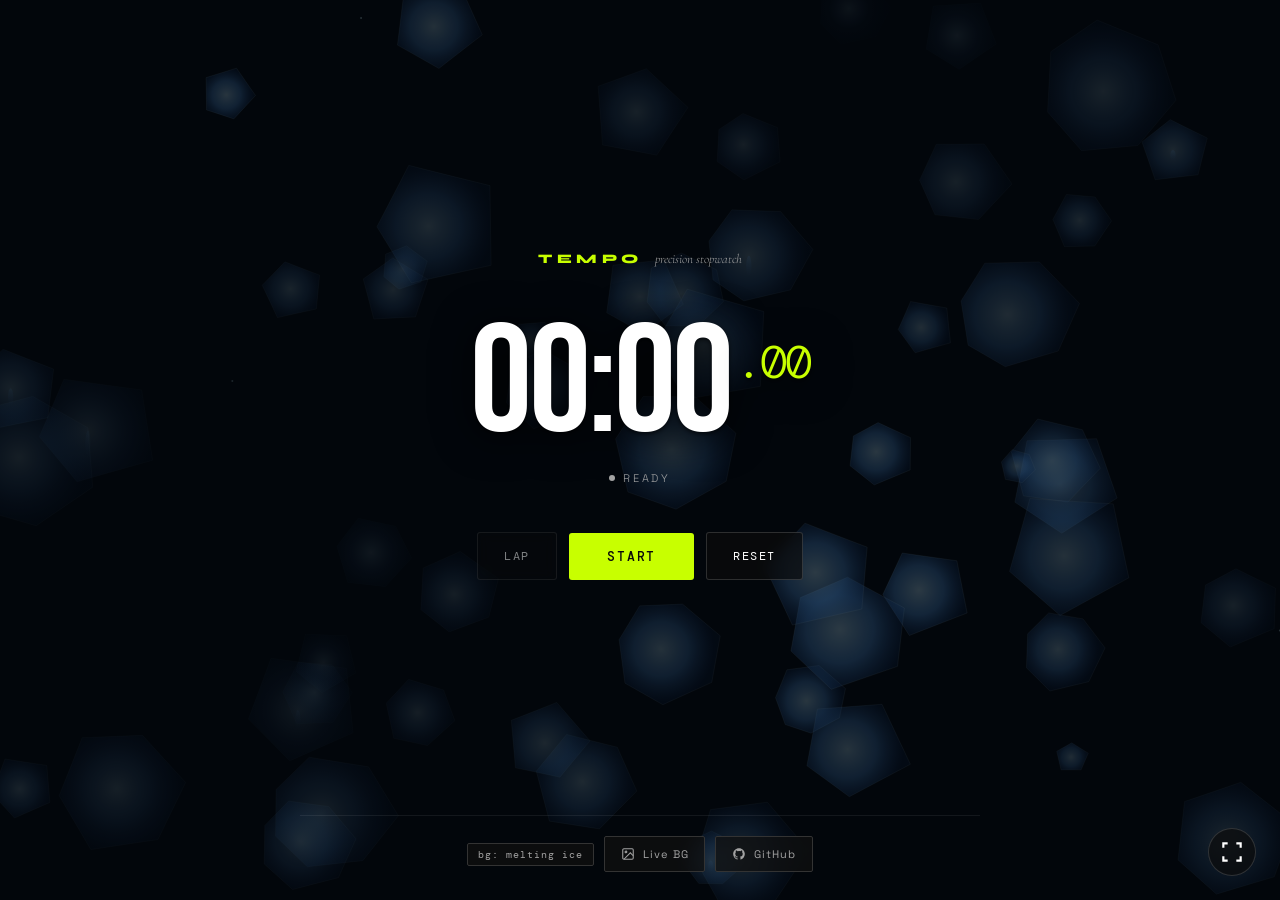
<file: stopwatch.html>
<!DOCTYPE html>
<html lang="en">
<head>
<meta charset="UTF-8">
<meta name="viewport" content="width=device-width, initial-scale=1.0">
<title>TEMPO — Stopwatch</title>
<link rel="preconnect" href="https://fonts.googleapis.com">
<link href="https://fonts.googleapis.com/css2?family=Bebas+Neue&family=DM+Mono:wght@300;400;500&family=Playfair+Display:ital@0;1&family=Space+Grotesk:wght@300;400;600&family=Syne:wght@700;800&family=Cormorant+Garamond:ital,wght@1,300&display=swap" rel="stylesheet">
<style>
/* Updated color palette for better contrast against backgrounds */
:root{--bg:#0a0a0a;--surface:#111;--border:#333;--accent:#c8ff00;--accent2:#ff6b35;--text:#ffffff;--muted:#a3a3a3}
*,*::before,*::after{box-sizing:border-box;margin:0;padding:0}
html,body{height:100%}
body{background:var(--bg);color:var(--text);min-height:100vh;display:flex;flex-direction:column;align-items:center;justify-content:space-between;padding:36px 24px 28px;font-family:'DM Mono',monospace;overflow:hidden;position:relative}

#bgCanvas{position:fixed;inset:0;width:100%;height:100%;z-index:0;pointer-events:none}
.bg-overlay{position:fixed;inset:0;background:rgba(0,0,0,.52);z-index:1;pointer-events:none;transition:background .4s ease}
/* Darkened overlay for custom backgrounds to ensure legibility */
.bg-overlay.custom-active{background:rgba(0,0,0,.45)}

.wrapper{position:relative;z-index:2;display:flex;flex-direction:column;align-items:center;width:100%;max-width:680px;flex:1;justify-content:center}

.header{display:flex;align-items:baseline;gap:12px;margin-bottom:48px;opacity:0;animation:fadeUp .6s ease .1s forwards}
.logo{font-family:'Syne',sans-serif;font-weight:800;font-size:13px;letter-spacing:.35em;color:var(--accent);text-transform:uppercase}
.logo-sub{font-family:'Cormorant Garamond',serif;font-style:italic;font-weight:300;font-size:13px;color:var(--muted)}

/* Added sharper text shadow */
.time-display{font-family:'Bebas Neue',cursive;font-size:clamp(78px,18vw,155px);line-height:.9;letter-spacing:-.02em;color:var(--text);text-align:center;opacity:0;animation:fadeUp .7s ease .2s forwards;user-select:none;cursor:default;text-shadow:0 4px 40px rgba(0,0,0,.9), 0 2px 4px rgba(0,0,0,0.6)}
.time-display .ms{font-family:'DM Mono',monospace;font-size:clamp(26px,5vw,46px);font-weight:300;color:var(--accent);vertical-align:super;margin-left:4px}
.time-display.running{animation:fadeUp .7s ease .2s forwards,pg 2s ease-in-out infinite}
@keyframes pg{0%,100%{text-shadow:0 4px 40px rgba(0,0,0,.9), 0 2px 4px rgba(0,0,0,0.6)}50%{text-shadow:0 0 50px rgba(200,255,0,.18),0 4px 40px rgba(0,0,0,.9), 0 2px 4px rgba(0,0,0,0.6)}}

.status-line{display:flex;align-items:center;gap:8px;margin-top:14px;margin-bottom:44px;height:20px;opacity:0;animation:fadeUp .7s ease .3s forwards}
.status-dot{width:6px;height:6px;border-radius:50%;background:var(--muted);transition:background .3s,box-shadow .3s}
.status-dot.active{background:var(--accent);box-shadow:0 0 8px var(--accent);animation:blink 1s ease-in-out infinite}
@keyframes blink{0%,100%{opacity:1}50%{opacity:.3}}
.status-text{font-family:'Space Grotesk',sans-serif;font-size:11px;font-weight:300;letter-spacing:.25em;color:var(--muted);text-transform:uppercase;transition:color .3s}
.status-text.active{color:var(--accent)}

.controls{display:flex;gap:12px;align-items:center;opacity:0;animation:fadeUp .7s ease .4s forwards}
.btn{border:none;cursor:pointer;font-family:'DM Mono',monospace;font-size:12px;letter-spacing:.12em;text-transform:uppercase;transition:all .2s ease;display:flex;align-items:center;gap:8px;position:relative;overflow:hidden;text-decoration:none}
.btn::after{content:'';position:absolute;inset:0;background:#fff;opacity:0;transition:opacity .15s}
.btn:active::after{opacity:.07}
.btn-primary{background:var(--accent);color:#0a0a0a;padding:15px 38px;font-weight:500;font-size:13px;border-radius:3px;letter-spacing:.15em}
.btn-primary:hover{background:#d9ff1a;transform:translateY(-1px);box-shadow:0 8px 24px rgba(200,255,0,.25)}

/* Glassmorphism backing added to secondary buttons for visibility */
.btn-secondary, .btn-lap{background:rgba(12,12,12,0.7);color:var(--text);padding:15px 26px;border:1px solid rgba(255,255,255,0.15);border-radius:3px;backdrop-filter:blur(6px)}
.btn-secondary:hover{border-color:#fff;background:rgba(255,255,255,0.08);transform:translateY(-1px)}
.btn-lap:hover:not(:disabled){border-color:var(--accent2);color:var(--accent2);background:rgba(255,107,53,0.08);transform:translateY(-1px)}
.btn-lap:disabled{opacity:0.5;cursor:not-allowed;}

/* Laps Container gets a background plate for legibility */
.laps-container{margin-top:36px;width:100%;max-height:175px;overflow-y:auto;opacity:0;animation:fadeUp .7s ease .5s forwards;scrollbar-width:thin;scrollbar-color:var(--border) transparent;background:rgba(12,12,12,0.65);backdrop-filter:blur(10px);border:1px solid rgba(255,255,255,0.1);border-radius:6px;padding:12px 16px}
.laps-container::-webkit-scrollbar{width:3px}.laps-container::-webkit-scrollbar-thumb{background:var(--border);border-radius:2px}
.laps-header{display:grid;grid-template-columns:48px 1fr 1fr;padding:0 4px 10px;border-bottom:1px solid rgba(255,255,255,0.1);margin-bottom:4px}
.laps-header span{font-family:'Space Grotesk',sans-serif;font-size:10px;letter-spacing:.2em;color:var(--muted);text-transform:uppercase}
.laps-header span:last-child{text-align:right}
.lap-row{display:grid;grid-template-columns:48px 1fr 1fr;padding:10px 4px;border-bottom:1px solid rgba(255,255,255,0.06);opacity:0;animation:slideIn .25s ease forwards}
.lap-num{font-family:'DM Mono',monospace;font-size:11px;color:var(--muted)}
.lap-time{font-family:'Playfair Display',serif;font-size:14px;letter-spacing:.02em}
.lap-delta{font-family:'DM Mono',monospace;font-size:11px;color:var(--muted);text-align:right}
.lap-delta.faster{color:#4ade80}.lap-delta.slower{color:#f87171}

.bottom-actions{position:relative;z-index:2;display:flex;gap:10px;align-items:center;flex-wrap:wrap;justify-content:center;opacity:0;animation:fadeUp .7s ease .6s forwards;margin-top:20px;padding-top:20px;border-top:1px solid rgba(255,255,255,.07);width:100%;max-width:680px}
.btn-icon{display:flex;align-items:center;gap:8px;background:rgba(17,17,17,.75);color:var(--muted);border:1px solid var(--border);padding:10px 16px;border-radius:2px;font-family:'Space Grotesk',sans-serif;font-size:11px;font-weight:400;letter-spacing:.08em;cursor:pointer;text-decoration:none;transition:all .2s ease;backdrop-filter:blur(6px)}
.btn-icon svg{width:14px;height:14px;flex-shrink:0}
.btn-bg:hover{border-color:var(--accent);color:var(--accent);transform:translateY(-1px);background:rgba(200,255,0,.06)}
.btn-github:hover{border-color:#666;color:var(--text);transform:translateY(-1px)}
.bg-label{font-family:'DM Mono',monospace;font-size:10px;color:var(--muted);letter-spacing:.1em;padding:4px 10px;border:1px solid var(--border);border-radius:2px;background:rgba(17,17,17,.75);backdrop-filter:blur(6px);max-width:160px;overflow:hidden;text-overflow:ellipsis;white-space:nowrap}

/* Fixed Fullscreen FAB styling */
.btn-fs {position:fixed;bottom:24px;right:24px;z-index:100;width:48px;height:48px;border-radius:50%;background:rgba(12,12,12,0.7);border:1px solid rgba(255,255,255,0.15);color:var(--text);display:flex;align-items:center;justify-content:center;cursor:pointer;backdrop-filter:blur(8px);transition:all .2s ease;padding:0}
.btn-fs:hover{border-color:var(--accent);color:var(--accent);transform:translateY(-2px);background:rgba(200,255,0,.06)}
.btn-fs svg{width:26px;height:26px;fill:currentColor}

/* Modal */
.modal-overlay{display:none;position:fixed;inset:0;background:rgba(0,0,0,.9);z-index:200;align-items:center;justify-content:center;backdrop-filter:blur(10px)}
.modal-overlay.open{display:flex}
.modal{background:var(--surface);border:1px solid #222;border-radius:4px;padding:28px;width:90%;max-width:540px;position:relative;max-height:90vh;overflow-y:auto;scrollbar-width:thin;scrollbar-color:var(--border) transparent}
.modal-title{font-family:'Syne',sans-serif;font-weight:700;font-size:13px;letter-spacing:.22em;text-transform:uppercase;color:var(--accent);margin-bottom:22px}
.modal-close{position:absolute;top:18px;right:18px;background:none;border:none;color:var(--muted);cursor:pointer;font-size:20px;line-height:1;transition:color .2s}
.modal-close:hover{color:var(--text)}
.section-label{font-family:'Space Grotesk',sans-serif;font-size:10px;letter-spacing:.2em;text-transform:uppercase;color:var(--muted);margin-bottom:12px}

/* Preset grid */
.preset-grid{display:grid;grid-template-columns:repeat(2,1fr);gap:10px;margin-bottom:24px}
.preset-card{border:1px solid var(--border);border-radius:3px;padding:12px;cursor:pointer;transition:all .2s ease;position:relative;overflow:hidden}
.preset-card:hover{border-color:var(--accent);background:rgba(200,255,0,.04)}
.preset-card.active{border-color:var(--accent);box-shadow:0 0 0 1px var(--accent) inset}
.preset-thumb{width:100%;height:52px;display:block;border-radius:2px;margin-bottom:8px;pointer-events:none}
.preset-name{font-family:'Space Grotesk',sans-serif;font-size:11px;font-weight:600;letter-spacing:.05em;color:var(--text);margin-bottom:2px}
.preset-desc{font-family:'DM Mono',monospace;font-size:10px;color:var(--muted);line-height:1.4}
.preset-check{position:absolute;top:8px;right:8px;width:16px;height:16px;border-radius:50%;background:var(--accent);display:none;align-items:center;justify-content:center}
.preset-card.active .preset-check{display:flex}
.preset-check::after{content:'✓';font-size:9px;color:#000;font-weight:700}

/* Upload */
.upload-zone{border:1px dashed var(--border);border-radius:3px;padding:22px;text-align:center;cursor:pointer;transition:all .2s ease;margin-bottom:4px}
.upload-zone:hover{border-color:var(--accent);background:rgba(200,255,0,.03)}
.upload-zone p{font-family:'Space Grotesk',sans-serif;font-size:12px;color:var(--muted);line-height:1.7}
.upload-zone p span{color:var(--accent)}
#fileInput{display:none}
.modal-actions{display:flex;gap:10px;margin-top:20px}
.btn-sm{padding:10px 18px;font-size:11px}

/* custom img/video bg */
#bgImgEl{position:fixed;inset:0;width:100%;height:100%;object-fit:cover;z-index:0;display:none;pointer-events:none;opacity:.85;transition:opacity .3s}
#bgVidEl{position:fixed;inset:0;width:100%;height:100%;object-fit:cover;z-index:0;display:none;pointer-events:none;opacity:.85;transition:opacity .3s}

/* opacity slider in modal */
.opacity-row{display:flex;align-items:center;gap:12px;margin-top:14px;margin-bottom:4px}
.opacity-row label{font-family:'Space Grotesk',sans-serif;font-size:10px;letter-spacing:.18em;text-transform:uppercase;color:var(--muted);white-space:nowrap;min-width:52px}
.opacity-row input[type=range]{flex:1;accent-color:var(--accent);height:3px;cursor:pointer}
.opacity-row span{font-family:'DM Mono',monospace;font-size:10px;color:var(--muted);min-width:28px;text-align:right}

:fullscreen body,:fullscreen .wrapper{padding:0}

@keyframes fadeUp{from{opacity:0;transform:translateY(16px)}to{opacity:1;transform:translateY(0)}}
@keyframes slideIn{from{opacity:0;transform:translateX(-8px)}to{opacity:1;transform:translateX(0)}}
@media(max-width:480px){body{padding:28px 16px 20px}.controls{gap:8px}.btn-primary{padding:13px 26px}.btn-secondary,.btn-lap{padding:13px 16px}.preset-grid{grid-template-columns:1fr 1fr}}
</style>
</head>
<body>

<canvas id="bgCanvas"></canvas>
<img id="bgImgEl" alt="">
<video id="bgVidEl" autoplay loop muted playsinline></video>
<div class="bg-overlay"></div>

<div class="wrapper">
  <div class="header">
    <span class="logo">Tempo</span>
    <span class="logo-sub">precision stopwatch</span>
  </div>

  <div class="time-display" id="display">
    00:00<span class="ms" id="msDisplay">.00</span>
  </div>

  <div class="status-line">
    <div class="status-dot" id="statusDot"></div>
    <span class="status-text" id="statusText">ready</span>
  </div>

  <div class="controls">
    <button class="btn btn-lap" id="lapBtn" onclick="recordLap()" disabled>lap</button>
    <button class="btn btn-primary" id="mainBtn" onclick="toggleTimer()">start</button>
    <button class="btn btn-secondary" onclick="resetTimer()">reset</button>
  </div>

  <div class="laps-container" id="lapsContainer" style="display:none">
    <div class="laps-header">
      <span>#</span><span>Time</span><span style="text-align:right">+Delta</span>
    </div>
    <div id="lapsList"></div>
  </div>
</div>

<div class="bottom-actions">
  <span class="bg-label" id="bgLabel">bg: melting ice</span>
  <button class="btn-icon btn-bg" onclick="openBgModal()">
    <svg viewBox="0 0 24 24" fill="none" stroke="currentColor" stroke-width="1.8">
      <rect x="3" y="3" width="18" height="18" rx="2"/><circle cx="8.5" cy="8.5" r="1.5"/>
      <polyline points="21 15 16 10 5 21"/>
    </svg>
    Live BG
  </button>
  <a class="btn-icon btn-github" href="https://github.com/" target="_blank" rel="noopener">
    <svg viewBox="0 0 24 24" fill="currentColor"><path d="M12 2C6.477 2 2 6.477 2 12c0 4.42 2.865 8.166 6.839 9.489.5.092.682-.217.682-.482 0-.237-.008-.866-.013-1.7-2.782.603-3.369-1.342-3.369-1.342-.454-1.155-1.11-1.462-1.11-1.462-.908-.62.069-.608.069-.608 1.003.07 1.531 1.03 1.531 1.03.892 1.529 2.341 1.087 2.91.832.092-.647.35-1.088.636-1.338-2.22-.253-4.555-1.11-4.555-4.943 0-1.091.39-1.984 1.029-2.683-.103-.253-.446-1.27.098-2.647 0 0 .84-.269 2.75 1.025A9.578 9.578 0 0112 6.836c.85.004 1.705.114 2.504.336 1.909-1.294 2.747-1.025 2.747-1.025.546 1.377.202 2.394.1 2.647.64.699 1.028 1.592 1.028 2.683 0 3.842-2.339 4.687-4.566 4.935.359.309.678.919.678 1.852 0 1.336-.012 2.415-.012 2.744 0 .267.18.578.688.48C19.138 20.163 22 16.418 22 12c0-5.523-4.477-10-10-10z"/></svg>
    GitHub
  </a>
</div>

<button class="btn-fs" id="fsBtn" title="Toggle Fullscreen" onclick="toggleFullscreen()">
  <svg id="fsIcon" xmlns="http://www.w3.org/2000/svg" viewBox="0 -960 960 960">
    <path d="M120-120v-200h80v120h120v80H120Zm520 0v-80h120v-120h80v200H640ZM120-640v-200h200v80H200v120h-80Zm640 0v-120H640v-80h200v200h-80Z"/>
  </svg>
</button>

<div class="modal-overlay" id="bgModal">
  <div class="modal">
    <button class="modal-close" onclick="closeBgModal()">×</button>
    <div class="modal-title">Live Background</div>
    <div class="section-label">Animated Presets</div>
    <div class="preset-grid" id="presetGrid"></div>
    <div class="section-label">Upload Your Own</div>
    <div class="upload-zone" onclick="document.getElementById('fileInput').click()">
      <p>Drop or click to upload <span>image or video</span><br>
      <span style="font-size:10px;color:#3a3a3a">JPG · PNG · GIF · MP4 · WEBM — saved in browser storage</span></p>
    </div>
    <input type="file" id="fileInput" accept="image/*,video/*" onchange="handleUpload(event)">
    <div class="opacity-row" id="opacityRow" style="display:none">
      <label>Opacity</label>
      <input type="range" id="opacitySlider" min="10" max="100" value="85" oninput="updateOpacity(this.value)">
      <span id="opacityVal">85%</span>
    </div>
    <div class="modal-actions">
      <button class="btn btn-secondary btn-sm" onclick="clearCustom()">Clear Custom</button>
      <button class="btn btn-secondary btn-sm" onclick="closeBgModal()">Close</button>
    </div>
  </div>
</div>

<script>
/* ────── STOPWATCH ────── */
let sStart=0,sElapsed=0,sRunning=false,sRaf=null,laps=[],lapCount=0;
const disp=document.getElementById('display'),msDisp=document.getElementById('msDisplay');
const mainBtn=document.getElementById('mainBtn'),lapBtn=document.getElementById('lapBtn');
const sDot=document.getElementById('statusDot'),sTxt=document.getElementById('statusText');
const lapsBox=document.getElementById('lapsContainer'),lapsList=document.getElementById('lapsList');

function pad(n,d=2){return String(Math.floor(n)).padStart(d,'0')}
function fmt(ms){const m=Math.floor(ms/60000),s=Math.floor((ms%60000)/1000),c=Math.floor((ms%1000)/10);return{main:`${pad(m)}:${pad(s)}`,cs:`.${pad(c)}`}}

function tick(){sElapsed=Date.now()-sStart;const{main,cs}=fmt(sElapsed);disp.childNodes[0].nodeValue=main;msDisp.textContent=cs;sRaf=requestAnimationFrame(tick)}

function toggleTimer(){
  if(!sRunning){
    sStart=Date.now()-sElapsed;sRunning=true;sRaf=requestAnimationFrame(tick);
    mainBtn.textContent='pause';lapBtn.disabled=false;
    sDot.classList.add('active');sTxt.classList.add('active');sTxt.textContent='running';disp.classList.add('running');
  } else {
    cancelAnimationFrame(sRaf);sRunning=false;mainBtn.textContent='resume';lapBtn.disabled=true;
    sDot.classList.remove('active');sTxt.classList.remove('active');sTxt.textContent='paused';disp.classList.remove('running');
  }
  persist();
}

function resetTimer(){
  cancelAnimationFrame(sRaf);sRunning=false;sElapsed=0;laps=[];lapCount=0;
  disp.childNodes[0].nodeValue='00:00';msDisp.textContent='.00';mainBtn.textContent='start';lapBtn.disabled=true;
  sDot.classList.remove('active');sTxt.classList.remove('active');sTxt.textContent='ready';disp.classList.remove('running');
  lapsList.innerHTML='';lapsBox.style.display='none';persist();
}

function recordLap(){
  if(!sRunning)return;lapCount++;
  const lt=sElapsed,prev=laps.length?laps[laps.length-1].total:0,delta=lt-prev;
  laps.push({total:lt,delta});lapsBox.style.display='block';
  const avg=laps.reduce((s,l)=>s+l.delta,0)/laps.length;
  const dc=delta<avg&&laps.length>1?'faster':laps.length>1?'slower':'';
  const row=document.createElement('div');row.className='lap-row';
  const{main,cs}=fmt(lt),{main:dm,cs:dc2}=fmt(delta);
  row.innerHTML=`<span class="lap-num">${pad(lapCount)}</span><span class="lap-time">${main}${cs}</span><span class="lap-delta ${dc}">+${dm}${dc2}</span>`;
  lapsList.insertBefore(row,lapsList.firstChild);persist();
}

document.addEventListener('keydown',e=>{
  if(e.target.tagName==='INPUT')return;
  if(e.code==='Space'){e.preventDefault();toggleTimer();}
  if(e.code==='KeyL')recordLap();
  if(e.code==='KeyR')resetTimer();
});

/* ────── PERSIST ────── */
function persist(){
  try{localStorage.setItem('t_el',sElapsed);localStorage.setItem('t_laps',JSON.stringify(laps));localStorage.setItem('t_lc',lapCount);}catch(e){}
}
function loadPersist(){
  try{
    const el=+localStorage.getItem('t_el')||0,lp=JSON.parse(localStorage.getItem('t_laps')||'[]'),lc=+localStorage.getItem('t_lc')||0;
    sElapsed=el;laps=lp;lapCount=lc;
    if(el>0){const{main,cs}=fmt(el);disp.childNodes[0].nodeValue=main;msDisp.textContent=cs;sTxt.textContent='paused';mainBtn.textContent='resume';}
    if(lp.length){lapsBox.style.display='block';lp.forEach((l,i)=>{const row=document.createElement('div');row.className='lap-row';row.style.opacity='1';const{main,cs}=fmt(l.total),{main:dm,cs:dc}=fmt(l.delta);row.innerHTML=`<span class="lap-num">${pad(i+1)}</span><span class="lap-time">${main}${cs}</span><span class="lap-delta">+${dm}${dc}</span>`;lapsList.appendChild(row);});}
  }catch(e){}
}
loadPersist();

/* ────── CANVAS BG ENGINE ────── */
const cv=document.getElementById('bgCanvas'),ctx2=cv.getContext('2d');
let bgRaf=null,bgT=0,curBg='melting_ice';

function resizeCv(){cv.width=window.innerWidth;cv.height=window.innerHeight;}
resizeCv();window.addEventListener('resize',resizeCv);

/* ── Melting Ice ── */
let iceP=[];
function mkIce(){iceP=[];for(let i=0;i<55;i++)iceP.push({x:Math.random()*cv.width,y:Math.random()*cv.height,r:Math.random()*55+18,m:Math.random()*.25,spd:2e-4+Math.random()*3e-4,ph:Math.random()*Math.PI*2,drip:Math.random()<.4});}
mkIce();window.addEventListener('resize',mkIce);

function drawMeltIce(t){
  const W=cv.width,H=cv.height;
  const g=ctx2.createLinearGradient(0,0,W,H);
  g.addColorStop(0,'#040c16');g.addColorStop(.5,'#06122300');g.addColorStop(0,'#06122300');
  ctx2.fillStyle='#040c17';ctx2.fillRect(0,0,W,H);
  iceP.forEach(d=>{
    d.m=Math.min(1,d.m+d.spd);
    const a=.12+(Math.sin(d.x*.005+t*.0003)*Math.cos(d.y*.005+t*.0002))*.2+.1;
    ctx2.save();ctx2.translate(d.x,d.y);
    const n=5+Math.floor(d.ph*2)%3;
    ctx2.beginPath();
    for(let k=0;k<n;k++){const ang=(k/n)*Math.PI*2+d.ph,w=1-d.m*.4+Math.sin(t*.003+k)*.07;ctx2.lineTo(d.r*w*(1+Math.cos(ang)*.15)*Math.cos(ang),d.r*w*(1-d.m*.3)*Math.sin(ang));}
    ctx2.closePath();
    const ig=ctx2.createRadialGradient(0,0,0,0,0,d.r);
    ig.addColorStop(0,`rgba(175,225,255,${a+.1})`);ig.addColorStop(.5,`rgba(90,170,255,${a})`);ig.addColorStop(1,`rgba(20,75,155,${a*.4})`);
    ctx2.fillStyle=ig;ctx2.fill();
    ctx2.strokeStyle=`rgba(200,240,255,${a*.5})`;ctx2.lineWidth=.5;ctx2.stroke();
    ctx2.restore();
    if(d.drip&&d.m>.2){const dl=d.r*d.m*1.4,dg=ctx2.createLinearGradient(d.x,d.y,d.x,d.y+dl);dg.addColorStop(0,`rgba(90,170,255,${a*.7})`);dg.addColorStop(1,`rgba(40,110,210,0)`);ctx2.fillStyle=dg;ctx2.beginPath();ctx2.ellipse(d.x,d.y+dl*.5,3*(1-d.m*.5),dl*.5,0,0,Math.PI*2);ctx2.fill();}
    if(d.m>=1){d.m=0;d.x=Math.random()*W;d.y=Math.random()*H;d.r=Math.random()*55+18;d.ph=Math.random()*Math.PI*2;}
  });
  for(let i=0;i<3;i++){ctx2.beginPath();ctx2.arc((Math.sin(t*.0011+i*2)*0.5+.5)*W,(Math.cos(t*.0008+i*1.7)*0.5+.5)*H,1,0,Math.PI*2);ctx2.fillStyle=`rgba(200,240,255,${.25+Math.sin(t*.005+i)*.15})`;ctx2.fill();}
}

/* ── Ice → Water ── */
function drawIceWater(t){
  const W=cv.width,H=cv.height,c=((t*.00013)%1);
  ctx2.fillStyle=`rgb(${5+c*10},${13+c*35},${22+c*65})`;ctx2.fillRect(0,0,W,H);
  const ih=H*(1-c)*.9;
  const igh=ctx2.createLinearGradient(0,0,0,ih);
  igh.addColorStop(0,`rgba(210,240,255,${.18*(1-c)})`);igh.addColorStop(1,`rgba(80,160,240,0)`);
  ctx2.fillStyle=igh;ctx2.beginPath();ctx2.moveTo(0,0);
  for(let x=0;x<=W;x+=8)ctx2.lineTo(x,ih+Math.sin(x*.02+t*.003)*(12*(1-c)));
  ctx2.lineTo(W,0);ctx2.closePath();ctx2.fill();
  for(let w=0;w<4;w++){const wb=H*(1-c*1.05)+40;ctx2.beginPath();ctx2.moveTo(0,H);for(let x=0;x<=W;x+=6)ctx2.lineTo(x,wb+Math.sin(x*.012+t*.004+w*1.1)*18+Math.sin(x*.024-t*.003+w)*8);ctx2.lineTo(W,H);ctx2.closePath();ctx2.fillStyle=`rgba(28,95,195,${.06+w*.02+c*.08})`;ctx2.fill();}
  for(let i=0;i<22;i++){ctx2.beginPath();ctx2.arc((Math.sin(i*2.7+t*.001)*.5+.5)*W,(Math.cos(i*1.9+t*.0008)*.5+.5)*ih,2+Math.sin(i+t*.002)*1.5,0,Math.PI*2);ctx2.fillStyle=`rgba(200,235,255,${(1-c)*.25})`;ctx2.fill();}
}

/* ── Water → Ice ── */
function drawWaterIce(t){
  const W=cv.width,H=cv.height,f=((t*.0001)%1);
  ctx2.fillStyle=`rgb(${8-f*3},${20+f*18},${40+f*45})`;ctx2.fillRect(0,0,W,H);
  for(let w=0;w<5;w++){ctx2.beginPath();ctx2.moveTo(0,H*.3);for(let x=0;x<=W;x+=5)ctx2.lineTo(x,H*.4+Math.sin(x*.01+t*.005-w*.5)*(30*(1-f))+w*22);ctx2.lineTo(W,H);ctx2.lineTo(0,H);ctx2.closePath();ctx2.fillStyle=`rgba(18,75,175,${.08*(1-f*.7)})`;ctx2.fill();}
  const nc=Math.floor(f*90);
  for(let i=0;i<nc;i++){const sd=i*137.5,cx=sd%W,cy=H-(sd*.618%H),sz=3+((sd*.9)%18)*f;ctx2.save();ctx2.translate(cx,cy);ctx2.rotate(sd*.1);for(let b=0;b<6;b++){ctx2.save();ctx2.rotate((b/6)*Math.PI*2);ctx2.beginPath();ctx2.moveTo(0,0);ctx2.lineTo(0,-sz);ctx2.strokeStyle=`rgba(180,225,255,${f*.22})`;ctx2.lineWidth=.8;ctx2.stroke();ctx2.beginPath();ctx2.moveTo(0,-sz*.4);ctx2.lineTo(sz*.2,-sz*.6);ctx2.moveTo(0,-sz*.4);ctx2.lineTo(-sz*.2,-sz*.6);ctx2.stroke();ctx2.restore();}ctx2.restore();}
  const isH=H*f*.8,isG=ctx2.createLinearGradient(0,0,0,isH);
  isG.addColorStop(0,`rgba(210,240,255,${f*.22})`);isG.addColorStop(1,`rgba(100,190,255,0)`);
  ctx2.fillStyle=isG;ctx2.beginPath();ctx2.moveTo(0,0);
  for(let x=0;x<=W;x+=10)ctx2.lineTo(x,isH+Math.sin(x*.03+t*.001)*(8*f));
  ctx2.lineTo(W,0);ctx2.closePath();ctx2.fill();
}

/* ── Death Count ── */
let dParts=[];
function mkDeath(){dParts=[];for(let i=0;i<120;i++)dParts.push({x:Math.random()*cv.width,y:Math.random()*cv.height,vy:.12+Math.random()*.55,vx:(Math.random()-.5)*.18,sz:Math.random()*2.8+.5,al:Math.random()*.65+.12,t:i%3===0?'s':'a'});}
mkDeath();window.addEventListener('resize',mkDeath);

function drawDeath(t){
  const W=cv.width,H=cv.height;
  const bg=ctx2.createRadialGradient(W*.5,H*.4,0,W*.5,H*.4,Math.max(W,H)*.7);
  bg.addColorStop(0,'#0f0305');bg.addColorStop(.5,'#070108');bg.addColorStop(1,'#030004');
  ctx2.fillStyle=bg;ctx2.fillRect(0,0,W,H);
  const pls=.04+Math.sin(t*.002)*.02;
  const vg=ctx2.createRadialGradient(W*.5,H*.5,H*.2,W*.5,H*.5,H*.8);
  vg.addColorStop(0,'rgba(0,0,0,0)');vg.addColorStop(1,`rgba(100,0,10,${pls})`);
  ctx2.fillStyle=vg;ctx2.fillRect(0,0,W,H);
  dParts.forEach(p=>{
    p.y+=p.vy+Math.sin(t*.003+p.x*.01)*.28;p.x+=p.vx;
    if(p.y>H+10){p.y=-10;p.x=Math.random()*W;}
    if(p.x<-5||p.x>W+5)p.x=Math.random()*W;
    if(p.t==='s'){
      ctx2.save();ctx2.translate(p.x,p.y);ctx2.scale(p.sz*.38,p.sz*.38);
      ctx2.beginPath();ctx2.arc(0,-1,3,0,Math.PI*2);ctx2.fillStyle=`rgba(170,18,28,${p.al*.45})`;ctx2.fill();
      ctx2.beginPath();ctx2.arc(-1.2,.8,.8,0,Math.PI*2);ctx2.arc(1.2,.8,.8,0,Math.PI*2);ctx2.fillStyle=`rgba(0,0,0,${p.al*.65})`;ctx2.fill();
      ctx2.restore();
    } else {
      ctx2.beginPath();ctx2.arc(p.x,p.y,p.sz,0,Math.PI*2);
      const fl=p.al*(.7+Math.sin(t*.01+p.x)*.28);
      ctx2.fillStyle=`rgba(${155+Math.floor(p.x%55)},${12+Math.floor(p.y%18)},8,${fl})`;ctx2.fill();
    }
  });
  for(let y=0;y<H;y+=4){ctx2.fillStyle=`rgba(70,0,0,${.012+Math.sin(y*.1+t*.002)*.004})`;ctx2.fillRect(0,y,W,1);}
  for(let l=0;l<3;l++){const lx=(Math.sin(t*.0007+l*2)*.5+.5)*W;const lg=ctx2.createLinearGradient(lx,0,lx,H);lg.addColorStop(0,'rgba(170,0,12,0)');lg.addColorStop(.5,`rgba(170,0,12,${.035+l*.009})`);lg.addColorStop(1,'rgba(170,0,12,0)');ctx2.fillStyle=lg;ctx2.fillRect(lx-1,0,2,H);}
}

const PRESETS={
  melting_ice:{name:'Melting Ice',desc:'Ice shards slowly dissolving',fn:drawMeltIce},
  ice_to_water:{name:'Ice → Water',desc:'Phase shift, crystalline melt',fn:drawIceWater},
  water_to_ice:{name:'Water → Ice',desc:'Freezing from the surface',fn:drawWaterIce},
  death_count:{name:'Death Count',desc:'Ash, embers & crimson void',fn:drawDeath},
};

function startBgLoop(){
  if(bgRaf)cancelAnimationFrame(bgRaf);
  const s=performance.now();
  (function loop(ts){bgT=ts-s;if(PRESETS[curBg])PRESETS[curBg].fn(bgT);bgRaf=requestAnimationFrame(loop);})(performance.now());
}

function setPreset(id){
  curBg=id;localStorage.setItem('t_bg',id);
  document.getElementById('bgImgEl').style.display='none';
  document.getElementById('bgVidEl').style.display='none';
  document.querySelector('.bg-overlay').classList.remove('custom-active');
  cv.style.display='block';
  document.getElementById('bgLabel').textContent='bg: '+PRESETS[id].name.toLowerCase();
  updateCards();startBgLoop();
}

function updateCards(){document.querySelectorAll('.preset-card').forEach(c=>c.classList.toggle('active',c.dataset.id===curBg));}

/* ── Thumbnail painter ── */
function drawThumb(mc,id,W,H){
  mc.clearRect(0,0,W,H);
  if(id==='melting_ice'){const g=mc.createLinearGradient(0,0,W,H);g.addColorStop(0,'#040c16');g.addColorStop(1,'#07152a');mc.fillStyle=g;mc.fillRect(0,0,W,H);for(let i=0;i<7;i++){mc.beginPath();mc.arc(18+i*30,26+Math.sin(i)*10,9+i%3*5,0,Math.PI*2);mc.fillStyle='rgba(140,205,255,.22)';mc.fill();}}
  else if(id==='ice_to_water'){mc.fillStyle='#050d1a';mc.fillRect(0,0,W,H);mc.fillStyle='rgba(180,230,255,.13)';mc.fillRect(0,0,W,H*.5);mc.fillStyle='rgba(28,85,200,.18)';mc.fillRect(0,H*.5,W,H*.5);}
  else if(id==='water_to_ice'){mc.fillStyle='#050818';mc.fillRect(0,0,W,H);for(let i=0;i<18;i++){mc.beginPath();mc.moveTo(i*14,0);mc.lineTo(i*14,H*.65);mc.strokeStyle='rgba(180,230,255,.1)';mc.lineWidth=.6;mc.stroke();}}
  else if(id==='death_count'){const g=mc.createRadialGradient(W/2,H/2,0,W/2,H/2,H);g.addColorStop(0,'#0f0305');g.addColorStop(1,'#030004');mc.fillStyle=g;mc.fillRect(0,0,W,H);for(let i=0;i<12;i++){mc.beginPath();mc.arc(Math.random()*W,Math.random()*H,1.5,0,Math.PI*2);mc.fillStyle='rgba(175,18,8,.4)';mc.fill();}}
}

/* ── Modal ── */
function openBgModal(){
  const grid=document.getElementById('presetGrid');
  grid.innerHTML='';
  Object.entries(PRESETS).forEach(([id,p])=>{
    const card=document.createElement('div');card.className='preset-card'+(id===curBg?' active':'');card.dataset.id=id;
    const thumb=document.createElement('canvas');thumb.className='preset-thumb';thumb.width=220;thumb.height=52;
    drawThumb(thumb.getContext('2d'),id,220,52);
    const chk=document.createElement('div');chk.className='preset-check';
    const nm=document.createElement('div');nm.className='preset-name';nm.textContent=p.name;
    const ds=document.createElement('div');ds.className='preset-desc';ds.textContent=p.desc;
    card.append(thumb,chk,nm,ds);
    card.onclick=()=>{setPreset(id);closeBgModal();};
    grid.appendChild(card);
  });
  document.getElementById('bgModal').classList.add('open');
  // show opacity control if custom is active
  const row=document.getElementById('opacityRow');
  if(curBg==='custom'){
    row.style.display='flex';
    const savedOp=+localStorage.getItem('t_custom_opacity')||85;
    document.getElementById('opacitySlider').value=savedOp;
    document.getElementById('opacityVal').textContent=savedOp+'%';
  } else {
    row.style.display='none';
  }
}
function closeBgModal(){document.getElementById('bgModal').classList.remove('open');}

/* ── Upload ── */
function handleUpload(e){
  const file=e.target.files[0];if(!file)return;
  const isVid=file.type.startsWith('video/');
  const reader=new FileReader();
  reader.onload=ev=>{
    const data=ev.target.result;
    try{localStorage.setItem('t_custom',data);localStorage.setItem('t_custom_type',isVid?'v':'i');}catch(err){console.warn('File too large for localStorage – session only');}
    applyCustom(data,isVid);closeBgModal();
  };
  reader.readAsDataURL(file);
}

function applyCustom(src,isVid){
  if(bgRaf){cancelAnimationFrame(bgRaf);bgRaf=null;}
  cv.style.display='none';
  curBg='custom';
  const savedOpacity=(+localStorage.getItem('t_custom_opacity')||85)/100;
  // darken overlay specifically for custom media
  document.querySelector('.bg-overlay').classList.add('custom-active');
  if(isVid){
    const v=document.getElementById('bgVidEl');v.src=src;v.style.opacity=savedOpacity;v.style.display='block';
    document.getElementById('bgImgEl').style.display='none';
    document.getElementById('bgLabel').textContent='bg: custom video';
  } else {
    const img=document.getElementById('bgImgEl');img.src=src;img.style.opacity=savedOpacity;img.style.display='block';
    document.getElementById('bgVidEl').style.display='none';
    document.getElementById('bgLabel').textContent='bg: custom image';
  }
  // show opacity row in modal if open
  const row=document.getElementById('opacityRow');
  if(row){row.style.display='flex';const sl=document.getElementById('opacitySlider');sl.value=Math.round(savedOpacity*100);document.getElementById('opacityVal').textContent=sl.value+'%';}
  localStorage.setItem('t_bg','custom');
}

function updateOpacity(val){
  const v=val/100;
  document.getElementById('bgImgEl').style.opacity=v;
  document.getElementById('bgVidEl').style.opacity=v;
  document.getElementById('opacityVal').textContent=val+'%';
  try{localStorage.setItem('t_custom_opacity',val);}catch(e){}
}

function clearCustom(){
  try{localStorage.removeItem('t_custom');localStorage.removeItem('t_custom_type');localStorage.removeItem('t_custom_opacity');}catch(e){}
  document.querySelector('.bg-overlay').classList.remove('custom-active');
  document.getElementById('opacityRow').style.display='none';
  setPreset('melting_ice');
}

/* ── FULLSCREEN ── */
const fsEnterPath = 'M120-120v-200h80v120h120v80H120Zm520 0v-80h120v-120h80v200H640ZM120-640v-200h200v80H200v120h-80Zm640 0v-120H640v-80h200v200h-80Z';
const fsExitPath  = 'M240-120v-120H120v-80h200v200h-80Zm400 0v-200h200v80H720v120h-80ZM120-640v-80h120v-120h80v200H120Zm520 0v-200h80v120h120v80H640Z';

function toggleFullscreen(){
  const fsBtn = document.getElementById('fsBtn');
  const fsIcon = document.getElementById('fsIcon');
  if(!document.fullscreenElement){
    document.documentElement.requestFullscreen().catch(()=>{});
    fsBtn.classList.add('active-fs');
    fsIcon.innerHTML = `<path d="${fsExitPath}"/>`;
  } else {
    document.exitFullscreen().catch(()=>{});
    fsBtn.classList.remove('active-fs');
    fsIcon.innerHTML = `<path d="${fsEnterPath}"/>`;
  }
}
document.addEventListener('fullscreenchange',()=>{
  if(!document.fullscreenElement){
    document.getElementById('fsBtn').classList.remove('active-fs');
    document.getElementById('fsIcon').innerHTML = `<path d="${fsEnterPath}"/>`;
  }
});

/* ── INIT ── */
(function(){
  const saved=localStorage.getItem('t_bg')||'melting_ice';
  const customSrc=localStorage.getItem('t_custom');
  const customType=localStorage.getItem('t_custom_type');
  if(saved==='custom'&&customSrc){applyCustom(customSrc,customType==='v');}
  else{curBg=saved in PRESETS?saved:'melting_ice';document.getElementById('bgLabel').textContent='bg: '+PRESETS[curBg].name.toLowerCase();startBgLoop();}
})();
</script>
</body>
</html>
</file>
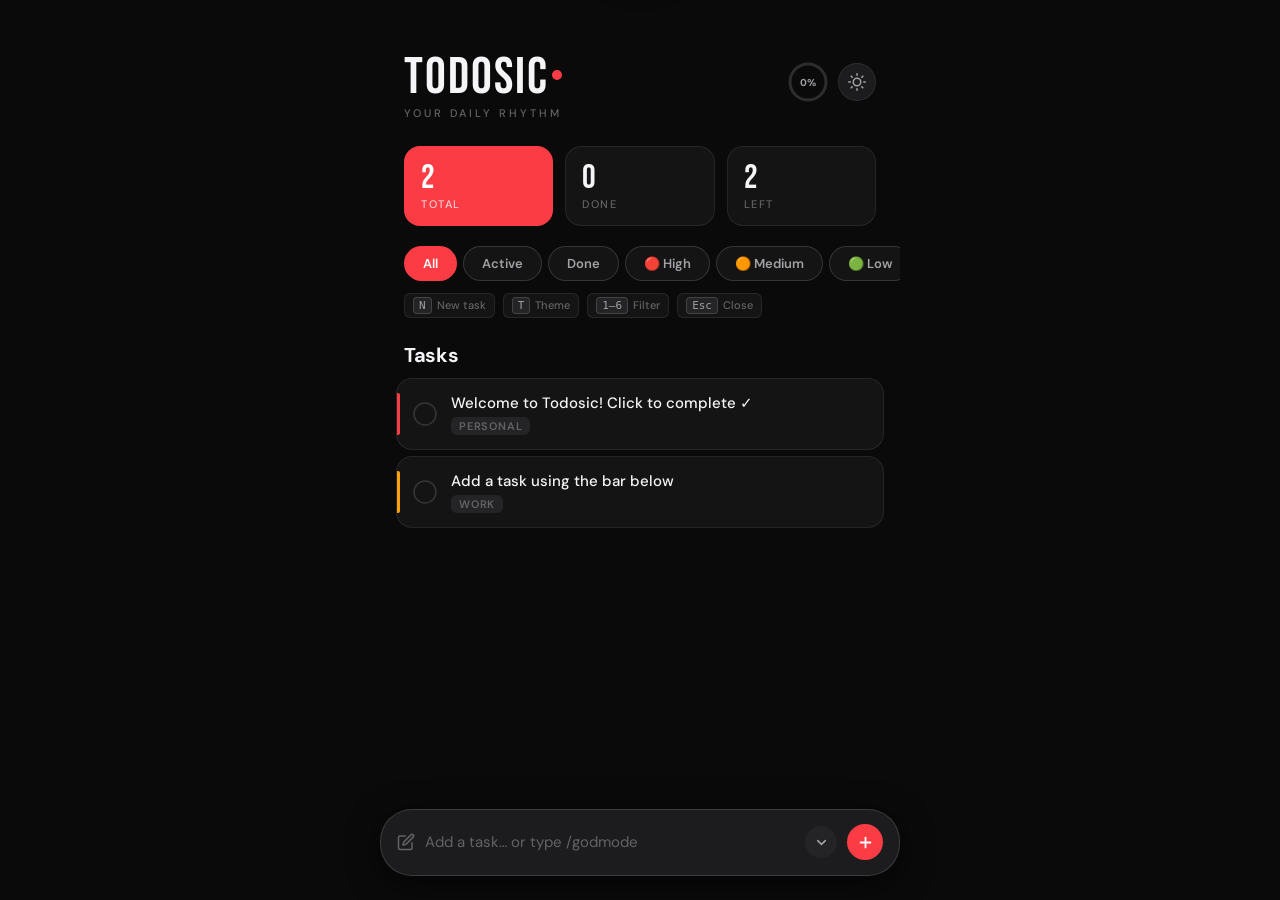
<file: todosic.html>
<!DOCTYPE html>
<html lang="en" data-theme="dark">
<head>
<meta charset="UTF-8">
<meta name="viewport" content="width=device-width, initial-scale=1.0, maximum-scale=1.0">
<title>Todosic</title>
<link rel="preconnect" href="https://fonts.googleapis.com">
<link href="https://fonts.googleapis.com/css2?family=Bebas+Neue&family=DM+Sans:wght@300;400;500;600&display=swap" rel="stylesheet">
<style>
  :root {
    --accent: #fc3c44;
    --accent2: #ff6b6b;
    --accent-glow: rgba(252,60,68,0.18);
    --font-display: 'Bebas Neue', 'Arial Narrow', sans-serif;
    --font-body: 'DM Sans', system-ui, sans-serif;
    --radius-sm: 10px;
    --radius-md: 16px;
    --radius-lg: 24px;
    --radius-xl: 32px;
    --transition: 0.22s cubic-bezier(0.4,0,0.2,1);
  }
  [data-theme="dark"] {
    --bg: #0a0a0a; --bg2: #141414; --bg3: #1c1c1e; --bg4: #242426; --bg5: #2c2c2e;
    --text: #f5f5f7; --text2: #a1a1a6; --text3: #636366;
    --border: rgba(255,255,255,0.08); --border2: rgba(255,255,255,0.14);
    --card-shadow: 0 8px 32px rgba(0,0,0,0.6); --input-bg: rgba(255,255,255,0.06); --done-opacity: 0.38;
  }
  [data-theme="light"] {
    --bg: #f2f2f7; --bg2: #ffffff; --bg3: #ffffff; --bg4: #f2f2f7; --bg5: #e5e5ea;
    --text: #1c1c1e; --text2: #636366; --text3: #aeaeb2;
    --border: rgba(0,0,0,0.08); --border2: rgba(0,0,0,0.13);
    --card-shadow: 0 4px 20px rgba(0,0,0,0.10); --input-bg: rgba(0,0,0,0.04); --done-opacity: 0.45;
  }
  *, *::before, *::after { box-sizing: border-box; margin: 0; padding: 0; }
  body { background: var(--bg); color: var(--text); font-family: var(--font-body); min-height: 100vh; overflow-x: hidden; -webkit-font-smoothing: antialiased; }

  .app { max-width: 520px; margin: 0 auto; padding: 0 0 140px; position: relative; }

  /* HEADER */
  .header { padding: 54px 24px 0; }
  .header-top { display: flex; align-items: flex-start; justify-content: space-between; margin-bottom: 6px; }
  .logo-wrap { display: flex; flex-direction: column; }
  .logo-title { font-family: var(--font-display); font-size: 52px; line-height: 0.92; letter-spacing: 2px; color: var(--text); display: flex; align-items: center; }
  .logo-dot { display: inline-block; width: 10px; height: 10px; background: var(--accent); border-radius: 50%; margin-left: 3px; margin-bottom: 6px; flex-shrink: 0; }
  .logo-sub { font-size: 11px; font-weight: 500; letter-spacing: 3px; color: var(--text3); text-transform: uppercase; margin-top: 4px; }
  .header-actions { display: flex; gap: 8px; align-items: center; margin-top: 6px; }
  .icon-btn { width: 38px; height: 38px; border-radius: 50%; background: var(--bg3); border: 1px solid var(--border); display: flex; align-items: center; justify-content: center; cursor: pointer; transition: background var(--transition), transform var(--transition); color: var(--text2); }
  .icon-btn:hover { background: var(--bg4); transform: scale(1.06); color: var(--text); }
  .icon-btn:active { transform: scale(0.94); }
  .icon-btn svg { width: 18px; height: 18px; }

  /* STATS */
  .stats-bar { display: flex; gap: 12px; padding: 20px 24px 0; }
  .stat-card { flex: 1; background: var(--bg2); border-radius: var(--radius-md); padding: 14px 16px; border: 1px solid var(--border); }
  .stat-card.accent-card { background: var(--accent); border-color: transparent; }
  .stat-num { font-family: var(--font-display); font-size: 34px; line-height: 1; color: var(--text); letter-spacing: 1px; }
  .accent-card .stat-num { color: #fff; }
  .stat-label { font-size: 11px; font-weight: 500; color: var(--text3); text-transform: uppercase; letter-spacing: 1.5px; margin-top: 2px; }
  .accent-card .stat-label { color: rgba(255,255,255,0.75); }

  /* FILTER TABS */
  .filter-tabs { display: flex; gap: 6px; padding: 20px 24px 0; overflow-x: auto; -webkit-overflow-scrolling: touch; scrollbar-width: none; }
  .filter-tabs::-webkit-scrollbar { display: none; }
  .tab { padding: 8px 18px; border-radius: 100px; font-size: 13px; font-weight: 600; white-space: nowrap; cursor: pointer; border: 1px solid var(--border2); background: var(--bg2); color: var(--text2); transition: all var(--transition); user-select: none; }
  .tab.active { background: var(--accent); border-color: transparent; color: #fff; }
  .tab:not(.active):hover { background: var(--bg4); color: var(--text); }

  /* SHORTCUTS HINT */
  .shortcuts-bar { display: flex; gap: 8px; flex-wrap: wrap; padding: 12px 24px 0; }
  .key-badge { display: inline-flex; align-items: center; gap: 5px; font-size: 11px; color: var(--text3); background: var(--bg2); border: 1px solid var(--border); border-radius: 6px; padding: 3px 8px; font-weight: 500; }
  .key { background: var(--bg4); border: 1px solid var(--border2); border-radius: 4px; padding: 1px 5px; font-family: monospace; font-size: 11px; color: var(--text2); }

  /* SECTION */
  .section-header { padding: 24px 24px 10px; display: flex; align-items: center; justify-content: space-between; }
  .section-title { font-size: 20px; font-weight: 700; color: var(--text); letter-spacing: -0.3px; }
  .clear-btn { font-size: 13px; font-weight: 500; color: var(--accent); cursor: pointer; padding: 4px 8px; border-radius: 8px; transition: background var(--transition); }
  .clear-btn:hover { background: var(--accent-glow); }

  /* TODO LIST */
  .todo-list { padding: 0 16px; display: flex; flex-direction: column; gap: 6px; }
  .todo-item { display: flex; align-items: center; gap: 14px; padding: 14px 16px; background: var(--bg2); border-radius: var(--radius-md); border: 1px solid var(--border); transition: all var(--transition); cursor: default; position: relative; overflow: hidden; animation: slideIn 0.28s cubic-bezier(0.4,0,0.2,1); }
  @keyframes slideIn { from { opacity: 0; transform: translateY(-8px); } to { opacity: 1; transform: translateY(0); } }
  .todo-item:hover { border-color: var(--border2); background: var(--bg3); }
  .todo-item.done { opacity: var(--done-opacity); }
  .todo-item.done .todo-text { text-decoration: line-through; }
  .todo-item::before { content: ''; position: absolute; left: 0; top: 20%; bottom: 20%; width: 3px; border-radius: 0 2px 2px 0; background: transparent; }
  .todo-item.prio-high::before { background: var(--accent); }
  .todo-item.prio-medium::before { background: #ff9f0a; }
  .todo-item.prio-low::before { background: #30d158; }

  .check-wrap { width: 24px; height: 24px; flex-shrink: 0; cursor: pointer; }
  .check-wrap svg { width: 24px; height: 24px; display: block; }
  .todo-body { flex: 1; min-width: 0; }
  .todo-text { font-size: 15px; font-weight: 500; color: var(--text); line-height: 1.35; word-break: break-word; }
  .todo-meta { display: flex; align-items: center; gap: 8px; margin-top: 4px; flex-wrap: wrap; }
  .todo-cat { font-size: 11px; font-weight: 600; letter-spacing: 0.8px; text-transform: uppercase; padding: 2px 8px; border-radius: 6px; background: var(--bg4); color: var(--text3); }
  .todo-date { font-size: 11px; color: var(--text3); }
  .todo-date.overdue { color: var(--accent); }
  .todo-ai-badge { font-size: 10px; font-weight: 700; letter-spacing: 1px; text-transform: uppercase; padding: 2px 7px; border-radius: 6px; background: rgba(252,60,68,0.15); color: var(--accent); border: 1px solid rgba(252,60,68,0.25); }

  .todo-actions { display: flex; gap: 4px; opacity: 0; transition: opacity var(--transition); }
  .todo-item:hover .todo-actions { opacity: 1; }
  .todo-item-btn { width: 30px; height: 30px; display: flex; align-items: center; justify-content: center; border-radius: 8px; cursor: pointer; transition: background var(--transition); color: var(--text3); }
  .todo-item-btn:hover { background: var(--bg5); color: var(--text); }
  .todo-item-btn.del:hover { background: rgba(252,60,68,0.12); color: var(--accent); }
  .todo-item-btn svg { width: 15px; height: 15px; }

  /* EMPTY */
  .empty { display: flex; flex-direction: column; align-items: center; justify-content: center; padding: 60px 24px; gap: 12px; color: var(--text3); }
  .empty svg { width: 56px; height: 56px; opacity: 0.35; }
  .empty-title { font-size: 17px; font-weight: 600; color: var(--text2); }
  .empty-sub { font-size: 14px; text-align: center; line-height: 1.5; }

  /* ADD AREA */
  .add-area { position: fixed; bottom: 0; left: 0; right: 0; z-index: 100; padding: 0 12px 24px; pointer-events: none; }
  .add-card { max-width: 520px; margin: 0 auto; width: 100%; background: var(--bg3); border-radius: var(--radius-xl); border: 1px solid var(--border2); box-shadow: var(--card-shadow); overflow: hidden; pointer-events: all; }
  .add-bar { display: flex; align-items: center; gap: 10px; padding: 14px 16px; }
  .add-input { flex: 1; background: transparent; border: none; outline: none; font-family: var(--font-body); font-size: 15px; font-weight: 400; color: var(--text); min-width: 0; }
  .add-input::placeholder { color: var(--text3); }

  .add-options { max-height: 0; overflow: hidden; transition: max-height 0.32s cubic-bezier(0.4,0,0.2,1); border-top: 1px solid transparent; }
  .add-options.open { max-height: 220px; border-top-color: var(--border); }
  .add-options-inner { padding: 12px 16px 16px; display: flex; flex-wrap: wrap; gap: 10px; }
  .opt-group { display: flex; flex-direction: column; gap: 6px; flex: 1; min-width: 120px; }
  .opt-label { font-size: 10px; font-weight: 700; letter-spacing: 1.5px; text-transform: uppercase; color: var(--text3); }
  .opt-pills { display: flex; gap: 5px; flex-wrap: wrap; }
  .pill { padding: 5px 12px; border-radius: 100px; font-size: 12px; font-weight: 600; cursor: pointer; border: 1px solid var(--border2); background: var(--bg4); color: var(--text2); transition: all 0.15s; user-select: none; }
  .pill.sel { color: #fff; border-color: transparent; }
  .pill-red.sel { background: var(--accent); }
  .pill-orange.sel { background: #ff9f0a; }
  .pill-green.sel { background: #30d158; }
  .pill-cat.sel { background: var(--text3); }
  .date-input { padding: 5px 10px; border-radius: 100px; font-size: 12px; font-weight: 500; border: 1px solid var(--border2); background: var(--bg4); color: var(--text2); font-family: var(--font-body); cursor: pointer; outline: none; min-width: 130px; }
  .date-input:focus { border-color: var(--accent); }

  .add-submit { width: 36px; height: 36px; border-radius: 50%; background: var(--accent); border: none; display: flex; align-items: center; justify-content: center; cursor: pointer; transition: transform var(--transition), opacity var(--transition); flex-shrink: 0; color: #fff; }
  .add-submit:hover { transform: scale(1.08); }
  .add-submit:active { transform: scale(0.94); }
  .add-submit:disabled { opacity: 0.35; cursor: default; transform: none; }
  .add-submit svg { width: 17px; height: 17px; }

  .expand-btn { width: 32px; height: 32px; border-radius: 50%; background: var(--bg4); border: none; display: flex; align-items: center; justify-content: center; cursor: pointer; transition: all var(--transition); color: var(--text2); flex-shrink: 0; }
  .expand-btn:hover { background: var(--bg5); color: var(--text); }
  .expand-btn svg { width: 15px; height: 15px; transition: transform var(--transition); }
  .expand-btn.open svg { transform: rotate(180deg); }

  /* GODMODE BANNER */
  .godmode-banner { display: none; align-items: center; gap: 10px; padding: 8px 16px; background: linear-gradient(135deg, rgba(252,60,68,0.2), rgba(255,107,107,0.1)); border-top: 1px solid rgba(252,60,68,0.3); }
  .godmode-banner.visible { display: flex; }
  .godmode-icon { font-size: 18px; }
  .godmode-text { flex: 1; font-size: 12px; font-weight: 600; color: var(--accent); letter-spacing: 0.5px; }
  .godmode-loader { width: 16px; height: 16px; border: 2px solid rgba(252,60,68,0.3); border-top-color: var(--accent); border-radius: 50%; animation: spin 0.7s linear infinite; display: none; }
  .godmode-loader.active { display: block; }
  @keyframes spin { to { transform: rotate(360deg); } }

  /* MODAL */
  .modal-overlay { position: fixed; inset: 0; background: rgba(0,0,0,0.65); z-index: 200; display: flex; align-items: flex-end; justify-content: center; opacity: 0; pointer-events: none; transition: opacity var(--transition); }
  .modal-overlay.open { opacity: 1; pointer-events: all; }
  .modal { width: 100%; max-width: 520px; background: var(--bg3); border-radius: var(--radius-xl) var(--radius-xl) 0 0; border: 1px solid var(--border2); border-bottom: none; padding: 24px 24px 48px; transform: translateY(100%); transition: transform 0.32s cubic-bezier(0.4,0,0.2,1); box-shadow: 0 -8px 48px rgba(0,0,0,0.4); }
  .modal-overlay.open .modal { transform: translateY(0); }
  .modal-handle { width: 36px; height: 4px; background: var(--border2); border-radius: 2px; margin: 0 auto 20px; }
  .modal-title { font-size: 18px; font-weight: 700; color: var(--text); margin-bottom: 16px; }
  .modal-input { width: 100%; background: var(--input-bg); border: 1px solid var(--border); border-radius: var(--radius-sm); padding: 12px 14px; font-family: var(--font-body); font-size: 15px; font-weight: 400; color: var(--text); outline: none; resize: none; transition: border-color var(--transition); margin-bottom: 16px; }
  .modal-input:focus { border-color: var(--accent); }
  .modal-row { display: flex; gap: 10px; flex-wrap: wrap; margin-bottom: 16px; }
  .modal-actions { display: flex; gap: 10px; justify-content: flex-end; margin-top: 8px; }
  .btn { padding: 10px 22px; border-radius: var(--radius-sm); font-family: var(--font-body); font-size: 14px; font-weight: 600; cursor: pointer; transition: all var(--transition); border: none; }
  .btn-ghost { background: var(--bg4); color: var(--text2); }
  .btn-ghost:hover { background: var(--bg5); color: var(--text); }
  .btn-accent { background: var(--accent); color: #fff; }
  .btn-accent:hover { opacity: 0.88; }

  /* PROGRESS RING */
  .progress-ring { position: relative; width: 44px; height: 44px; flex-shrink: 0; }
  .ring-svg { transform: rotate(-90deg); }
  .ring-track { fill: none; stroke: var(--border2); stroke-width: 3; }
  .ring-fill { fill: none; stroke: var(--accent); stroke-width: 3; stroke-linecap: round; transition: stroke-dashoffset 0.6s cubic-bezier(0.4,0,0.2,1); }
  .ring-pct { position: absolute; inset: 0; display: flex; align-items: center; justify-content: center; font-size: 10px; font-weight: 700; color: var(--text2); }

  /* TOAST */
  .toast { position: fixed; top: 20px; left: 50%; transform: translateX(-50%) translateY(-80px); background: var(--bg3); border: 1px solid var(--border2); border-radius: var(--radius-md); padding: 12px 20px; font-size: 13px; font-weight: 600; color: var(--text); box-shadow: var(--card-shadow); z-index: 500; transition: transform 0.3s cubic-bezier(0.4,0,0.2,1); white-space: nowrap; }
  .toast.show { transform: translateX(-50%) translateY(0); }
  .toast.accent { border-color: rgba(252,60,68,0.4); color: var(--accent); }

  ::-webkit-scrollbar { width: 4px; }
  ::-webkit-scrollbar-track { background: transparent; }
  ::-webkit-scrollbar-thumb { background: var(--border2); border-radius: 2px; }

  @media (max-width: 400px) { .logo-title { font-size: 44px; } .stat-num { font-size: 28px; } }
</style>
</head>
<body>

<div class="app">
  <!-- HEADER -->
  <div class="header">
    <div class="header-top">
      <div class="logo-wrap">
        <div class="logo-title">TODOSIC<span class="logo-dot"></span></div>
        <div class="logo-sub">Your Daily Rhythm</div>
      </div>
      <div class="header-actions">
        <div class="progress-ring" title="Completion rate">
          <svg class="ring-svg" width="44" height="44" viewBox="0 0 44 44">
            <circle class="ring-track" cx="22" cy="22" r="18"/>
            <circle class="ring-fill" id="ringFill" cx="22" cy="22" r="18" stroke-dasharray="113" stroke-dashoffset="113"/>
          </svg>
          <div class="ring-pct" id="ringPct">0%</div>
        </div>
        <div class="icon-btn" id="themeBtn" title="Toggle theme (T)">
          <svg id="themeIcon" viewBox="0 0 24 24" fill="none" stroke="currentColor" stroke-width="2" stroke-linecap="round" stroke-linejoin="round">
            <circle cx="12" cy="12" r="5"/><line x1="12" y1="1" x2="12" y2="3"/><line x1="12" y1="21" x2="12" y2="23"/><line x1="4.22" y1="4.22" x2="5.64" y2="5.64"/><line x1="18.36" y1="18.36" x2="19.78" y2="19.78"/><line x1="1" y1="12" x2="3" y2="12"/><line x1="21" y1="12" x2="23" y2="12"/><line x1="4.22" y1="19.78" x2="5.64" y2="18.36"/><line x1="18.36" y1="5.64" x2="19.78" y2="4.22"/>
          </svg>
        </div>
      </div>
    </div>
  </div>

  <!-- STATS -->
  <div class="stats-bar">
    <div class="stat-card accent-card">
      <div class="stat-num" id="statTotal">0</div>
      <div class="stat-label">Total</div>
    </div>
    <div class="stat-card">
      <div class="stat-num" id="statDone">0</div>
      <div class="stat-label">Done</div>
    </div>
    <div class="stat-card">
      <div class="stat-num" id="statLeft">0</div>
      <div class="stat-label">Left</div>
    </div>
  </div>

  <!-- FILTER TABS -->
  <div class="filter-tabs" id="filterTabs">
    <div class="tab active" data-filter="all">All</div>
    <div class="tab" data-filter="active">Active</div>
    <div class="tab" data-filter="done">Done</div>
    <div class="tab" data-filter="high">🔴 High</div>
    <div class="tab" data-filter="medium">🟠 Medium</div>
    <div class="tab" data-filter="low">🟢 Low</div>
  </div>

  <!-- SHORTCUTS HINT -->
  <div class="shortcuts-bar">
    <span class="key-badge"><span class="key">N</span> New task</span>
    <span class="key-badge"><span class="key">T</span> Theme</span>
    <span class="key-badge"><span class="key">1–6</span> Filter</span>
    <span class="key-badge"><span class="key">Esc</span> Close</span>
  </div>

  <!-- MAIN LIST -->
  <div id="mainList"></div>
</div>

<!-- ADD AREA -->
<div class="add-area">
  <div class="add-card">
    <!-- GODMODE BANNER -->
    <div class="godmode-banner" id="godmodeBanner">
      <span class="godmode-icon">⚡</span>
      <span class="godmode-text">GOD MODE — AI will generate tasks for you</span>
      <div class="godmode-loader" id="godmodeLoader"></div>
    </div>
    <div class="add-bar">
      <svg width="18" height="18" viewBox="0 0 24 24" fill="none" stroke="currentColor" stroke-width="2" stroke-linecap="round" stroke-linejoin="round" style="color:var(--text3);flex-shrink:0">
        <path d="M11 4H4a2 2 0 0 0-2 2v14a2 2 0 0 0 2 2h14a2 2 0 0 0 2-2v-7"/>
        <path d="M18.5 2.5a2.121 2.121 0 0 1 3 3L12 15l-4 1 1-4 9.5-9.5z"/>
      </svg>
      <input class="add-input" id="addInput" placeholder='Add a task… or type /godmode' autocomplete="off" spellcheck="false">
      <button class="expand-btn" id="expandBtn" title="More options">
        <svg viewBox="0 0 24 24" fill="none" stroke="currentColor" stroke-width="2.5" stroke-linecap="round" stroke-linejoin="round">
          <polyline points="6 9 12 15 18 9"/>
        </svg>
      </button>
      <button class="add-submit" id="addBtn">
        <svg viewBox="0 0 24 24" fill="none" stroke="currentColor" stroke-width="2.5" stroke-linecap="round" stroke-linejoin="round">
          <line x1="12" y1="5" x2="12" y2="19"/><line x1="5" y1="12" x2="19" y2="12"/>
        </svg>
      </button>
    </div>
    <div class="add-options" id="addOptions">
      <div class="add-options-inner">
        <div class="opt-group">
          <div class="opt-label">Priority</div>
          <div class="opt-pills" id="prioPills">
            <div class="pill pill-red" data-prio="high">High</div>
            <div class="pill pill-orange sel" data-prio="medium">Med</div>
            <div class="pill pill-green" data-prio="low">Low</div>
          </div>
        </div>
        <div class="opt-group">
          <div class="opt-label">Category</div>
          <div class="opt-pills" id="catPills">
            <div class="pill pill-cat" data-cat="Work">Work</div>
            <div class="pill pill-cat" data-cat="Personal">Personal</div>
            <div class="pill pill-cat" data-cat="Health">Health</div>
            <div class="pill pill-cat" data-cat="Study">Study</div>
          </div>
        </div>
        <div class="opt-group">
          <div class="opt-label">Due Date</div>
          <input type="date" class="date-input" id="addDate">
        </div>
      </div>
    </div>
  </div>
</div>

<!-- EDIT MODAL -->
<div class="modal-overlay" id="modalOverlay">
  <div class="modal">
    <div class="modal-handle"></div>
    <div class="modal-title">Edit Task</div>
    <textarea class="modal-input" id="editInput" rows="3" placeholder="Task name…"></textarea>
    <div class="modal-row" id="editPrioPills">
      <div class="pill pill-red" data-prio="high">High</div>
      <div class="pill pill-orange" data-prio="medium">Medium</div>
      <div class="pill pill-green" data-prio="low">Low</div>
    </div>
    <div class="modal-row" id="editCatPills">
      <div class="pill pill-cat" data-cat="Work">Work</div>
      <div class="pill pill-cat" data-cat="Personal">Personal</div>
      <div class="pill pill-cat" data-cat="Health">Health</div>
      <div class="pill pill-cat" data-cat="Study">Study</div>
    </div>
    <div class="modal-row">
      <input type="date" class="date-input" id="editDate" style="min-width:140px">
    </div>
    <div class="modal-actions">
      <button class="btn btn-ghost" id="modalCancel">Cancel</button>
      <button class="btn btn-accent" id="modalSave">Save</button>
    </div>
  </div>
</div>

<!-- TOAST -->
<div class="toast" id="toast"></div>

<script>
// ── DATA ──
const STORAGE_KEY = 'todosic_v3';
let todos = [];
let filter = 'all';
let editId = null;
let addPrio = 'medium';
let addCat = '';
let addOptionsOpen = false;
let godmodeActive = false;

function load() {
  try { todos = JSON.parse(localStorage.getItem(STORAGE_KEY)) || []; }
  catch { todos = []; }
}
function save() { localStorage.setItem(STORAGE_KEY, JSON.stringify(todos)); }
function uid() { return Date.now().toString(36) + Math.random().toString(36).slice(2,7); }

// ── TOAST ──
let toastTimer;
function showToast(msg, accent = false) {
  const t = document.getElementById('toast');
  t.textContent = msg;
  t.className = 'toast show' + (accent ? ' accent' : '');
  clearTimeout(toastTimer);
  toastTimer = setTimeout(() => { t.classList.remove('show'); }, 2800);
}

// ── SVGs ──
const svgCheck = (done) => done
  ? `<svg viewBox="0 0 24 24" fill="none"><circle cx="12" cy="12" r="11" fill="var(--accent)"/><polyline points="6 12 10 16 18 8" stroke="#fff" stroke-width="2.2" stroke-linecap="round" stroke-linejoin="round"/></svg>`
  : `<svg viewBox="0 0 24 24" fill="none"><circle cx="12" cy="12" r="11" stroke="var(--border2)" stroke-width="1.5"/></svg>`;
const svgEdit = `<svg viewBox="0 0 24 24" fill="none" stroke="currentColor" stroke-width="2" stroke-linecap="round" stroke-linejoin="round"><path d="M11 4H4a2 2 0 0 0-2 2v14a2 2 0 0 0 2 2h14a2 2 0 0 0 2-2v-7"/><path d="M18.5 2.5a2.121 2.121 0 0 1 3 3L12 15l-4 1 1-4 9.5-9.5z"/></svg>`;
const svgDel = `<svg viewBox="0 0 24 24" fill="none" stroke="currentColor" stroke-width="2" stroke-linecap="round" stroke-linejoin="round"><polyline points="3 6 5 6 21 6"/><path d="M19 6l-1 14H6L5 6"/><path d="M10 11v6"/><path d="M14 11v6"/><path d="M9 6V4h6v2"/></svg>`;
const svgEmpty = `<svg viewBox="0 0 64 64" fill="none"><rect x="10" y="12" width="44" height="40" rx="6" stroke="currentColor" stroke-width="2"/><line x1="20" y1="24" x2="44" y2="24" stroke="currentColor" stroke-width="2" stroke-linecap="round"/><line x1="20" y1="32" x2="38" y2="32" stroke="currentColor" stroke-width="2" stroke-linecap="round"/><line x1="20" y1="40" x2="30" y2="40" stroke="currentColor" stroke-width="2" stroke-linecap="round"/></svg>`;

// ── RENDER ──
function filteredTodos() {
  switch(filter) {
    case 'active': return todos.filter(t => !t.done);
    case 'done':   return todos.filter(t => t.done);
    case 'high':   return todos.filter(t => t.prio === 'high');
    case 'medium': return todos.filter(t => t.prio === 'medium');
    case 'low':    return todos.filter(t => t.prio === 'low');
    default:       return [...todos];
  }
}

function formatDate(dateStr) {
  if (!dateStr) return null;
  const d = new Date(dateStr + 'T00:00:00');
  const today = new Date(); today.setHours(0,0,0,0);
  const diff = Math.round((d - today) / 86400000);
  if (diff < 0) return { txt: 'Overdue', over: true };
  if (diff === 0) return { txt: 'Today', over: false };
  if (diff === 1) return { txt: 'Tomorrow', over: false };
  return { txt: d.toLocaleDateString('en', { month: 'short', day: 'numeric' }), over: false };
}

function render() {
  const list = filteredTodos();
  const container = document.getElementById('mainList');
  const active = list.filter(t => !t.done);
  const done = list.filter(t => t.done);
  let html = '';

  if (active.length === 0 && done.length === 0) {
    html = `<div class="empty">${svgEmpty}<div class="empty-title">Nothing here yet</div><div class="empty-sub">Add a task below, or type /godmode for AI magic ✨</div></div>`;
  } else {
    if (active.length > 0) {
      html += `<div class="section-header"><div class="section-title">Tasks</div></div><div class="todo-list">`;
      active.forEach(t => { html += todoHTML(t); });
      html += `</div>`;
    }
    if (done.length > 0) {
      html += `<div class="section-header"><div class="section-title" style="color:var(--text2)">Completed</div><div class="clear-btn" id="clearDoneBtn">Clear all</div></div><div class="todo-list">`;
      done.forEach(t => { html += todoHTML(t); });
      html += `</div>`;
    }
  }

  container.innerHTML = html;
  updateStats();
  updateRing();

  container.querySelectorAll('.check-wrap').forEach(el => {
    el.addEventListener('click', e => { e.stopPropagation(); toggleDone(el.dataset.id); });
  });
  container.querySelectorAll('.edit-btn').forEach(el => {
    el.addEventListener('click', e => { e.stopPropagation(); openEdit(el.dataset.id); });
  });
  container.querySelectorAll('.del-btn').forEach(el => {
    el.addEventListener('click', e => { e.stopPropagation(); deleteTodo(el.dataset.id); });
  });
  const clearBtn = document.getElementById('clearDoneBtn');
  if (clearBtn) clearBtn.addEventListener('click', clearDone);
}

function todoHTML(t) {
  const dateInfo = formatDate(t.date);
  return `
    <div class="todo-item ${t.done ? 'done' : ''} prio-${t.prio || 'none'}" data-id="${t.id}">
      <div class="check-wrap" data-id="${t.id}">${svgCheck(t.done)}</div>
      <div class="todo-body">
        <div class="todo-text">${escHTML(t.text)}</div>
        <div class="todo-meta">
          ${t.cat ? `<span class="todo-cat">${escHTML(t.cat)}</span>` : ''}
          ${t.aiGenerated ? `<span class="todo-ai-badge">AI</span>` : ''}
          ${dateInfo ? `<span class="todo-date ${dateInfo.over ? 'overdue' : ''}">${dateInfo.txt}</span>` : ''}
        </div>
      </div>
      <div class="todo-actions">
        <div class="todo-item-btn edit-btn" data-id="${t.id}" title="Edit (E)">${svgEdit}</div>
        <div class="todo-item-btn del-btn" data-id="${t.id}" title="Delete">${svgDel}</div>
      </div>
    </div>`;
}

function escHTML(s) {
  return String(s).replace(/&/g,'&amp;').replace(/</g,'&lt;').replace(/>/g,'&gt;').replace(/"/g,'&quot;');
}

function updateStats() {
  const total = todos.length;
  const done = todos.filter(t => t.done).length;
  document.getElementById('statTotal').textContent = total;
  document.getElementById('statDone').textContent = done;
  document.getElementById('statLeft').textContent = total - done;
}

function updateRing() {
  const total = todos.length;
  const done = todos.filter(t => t.done).length;
  const pct = total ? Math.round((done / total) * 100) : 0;
  const circ = 2 * Math.PI * 18;
  document.getElementById('ringFill').style.strokeDashoffset = circ - (pct / 100) * circ;
  document.getElementById('ringPct').textContent = pct + '%';
}

// ── ACTIONS ──
function toggleDone(id) {
  const t = todos.find(t => t.id === id);
  if (t) { t.done = !t.done; save(); render(); }
}
function deleteTodo(id) {
  todos = todos.filter(t => t.id !== id);
  save(); render();
}
function clearDone() {
  todos = todos.filter(t => !t.done);
  save(); render();
  showToast('Cleared completed tasks');
}

// ── ADD LOGIC ──
const addInput = document.getElementById('addInput');
const addBtn = document.getElementById('addBtn');
const expandBtn = document.getElementById('expandBtn');
const addOptions = document.getElementById('addOptions');
const godmodeBanner = document.getElementById('godmodeBanner');
const godmodeLoader = document.getElementById('godmodeLoader');

// Watch for /godmode trigger
addInput.addEventListener('input', () => {
  const val = addInput.value;
  if (val === '/godmode' || val.startsWith('/godmode ')) {
    if (!godmodeActive) {
      godmodeActive = true;
      godmodeBanner.classList.add('visible');
      addInput.placeholder = 'Describe your goal or day… (e.g. "prepare for exam")';
      showToast('⚡ God Mode activated! Describe your goal', true);
    }
  } else {
    if (godmodeActive && !val.startsWith('/godmode')) {
      // keep godmode if they just cleared /godmode but typed something else
    }
  }
});

expandBtn.addEventListener('click', () => {
  addOptionsOpen = !addOptionsOpen;
  addOptions.classList.toggle('open', addOptionsOpen);
  expandBtn.classList.toggle('open', addOptionsOpen);
});

// Priority pills (default medium already selected in HTML)
document.getElementById('prioPills').querySelectorAll('.pill').forEach(el => {
  el.addEventListener('click', () => {
    addPrio = el.dataset.prio;
    document.getElementById('prioPills').querySelectorAll('.pill').forEach(p => p.classList.remove('sel'));
    el.classList.add('sel');
  });
});

document.getElementById('catPills').querySelectorAll('.pill').forEach(el => {
  el.addEventListener('click', () => {
    if (el.classList.contains('sel')) { el.classList.remove('sel'); addCat = ''; return; }
    document.getElementById('catPills').querySelectorAll('.pill').forEach(p => p.classList.remove('sel'));
    el.classList.add('sel');
    addCat = el.dataset.cat;
  });
});

addInput.addEventListener('keydown', e => {
  if (e.key === 'Enter' && !e.shiftKey) { e.preventDefault(); handleAdd(); }
});
addBtn.addEventListener('click', handleAdd);

function handleAdd() {
  const val = addInput.value.trim();
  if (!val) return;

  if (godmodeActive) {
    const prompt = val.startsWith('/godmode') ? val.replace('/godmode', '').trim() : val;
    if (!prompt) { showToast('Type your goal after /godmode'); return; }
    runGodMode(prompt);
    return;
  }

  // Normal add
  todos.unshift({
    id: uid(), text: val, done: false,
    prio: addPrio, cat: addCat,
    date: document.getElementById('addDate').value || '',
    created: Date.now()
  });
  save(); render();
  addInput.value = '';
  addInput.focus();
  showToast('Task added ✓');
}

// ── GOD MODE ──
async function runGodMode(prompt) {
  godmodeLoader.classList.add('active');
  addBtn.disabled = true;
  addInput.disabled = true;

  try {
    const response = await fetch('https://api.anthropic.com/v1/messages', {
      method: 'POST',
      headers: { 'Content-Type': 'application/json' },
      body: JSON.stringify({
        model: 'claude-sonnet-4-20250514',
        max_tokens: 1000,
        messages: [{
          role: 'user',
          content: `Generate a practical, actionable todo list for this goal or situation: "${prompt}".
Return ONLY a JSON array, no markdown, no explanation. Each item: {"text": "task name", "prio": "high"|"medium"|"low", "cat": "Work"|"Personal"|"Health"|"Study"|""}.
Generate 4-7 tasks. Make them specific and actionable.`
        }]
      })
    });

    const data = await response.json();
    const raw = data.content?.find(b => b.type === 'text')?.text || '';
    
    // Parse JSON safely
    const clean = raw.replace(/```json|```/g, '').trim();
    const tasks = JSON.parse(clean);

    if (!Array.isArray(tasks) || tasks.length === 0) throw new Error('Bad response');

    tasks.forEach(task => {
      todos.unshift({
        id: uid(),
        text: task.text || 'Untitled task',
        done: false,
        prio: task.prio || 'medium',
        cat: task.cat || '',
        date: '',
        created: Date.now(),
        aiGenerated: true
      });
    });

    save(); render();
    showToast(`⚡ ${tasks.length} AI tasks added!`, true);

    // Reset
    addInput.value = '';
    addInput.placeholder = 'Add a task… or type /godmode';
    godmodeActive = false;
    godmodeBanner.classList.remove('visible');

  } catch (err) {
    console.error('God Mode error:', err);
    showToast('God Mode failed — check console');
  } finally {
    godmodeLoader.classList.remove('active');
    addBtn.disabled = false;
    addInput.disabled = false;
    addInput.focus();
  }
}

// ── EDIT MODAL ──
function openEdit(id) {
  const t = todos.find(t => t.id === id);
  if (!t) return;
  editId = id;
  document.getElementById('editInput').value = t.text;
  document.getElementById('editDate').value = t.date || '';
  document.getElementById('editPrioPills').querySelectorAll('.pill').forEach(p => {
    p.classList.toggle('sel', p.dataset.prio === t.prio);
  });
  document.getElementById('editCatPills').querySelectorAll('.pill').forEach(p => {
    p.classList.toggle('sel', p.dataset.cat === t.cat);
  });
  document.getElementById('modalOverlay').classList.add('open');
  setTimeout(() => document.getElementById('editInput').focus(), 350);
}

document.getElementById('editPrioPills').querySelectorAll('.pill').forEach(el => {
  el.addEventListener('click', () => {
    document.getElementById('editPrioPills').querySelectorAll('.pill').forEach(p => p.classList.remove('sel'));
    el.classList.add('sel');
  });
});
document.getElementById('editCatPills').querySelectorAll('.pill').forEach(el => {
  el.addEventListener('click', () => {
    if (el.classList.contains('sel')) { el.classList.remove('sel'); return; }
    document.getElementById('editCatPills').querySelectorAll('.pill').forEach(p => p.classList.remove('sel'));
    el.classList.add('sel');
  });
});

document.getElementById('modalCancel').addEventListener('click', closeModal);
document.getElementById('modalOverlay').addEventListener('click', e => {
  if (e.target === document.getElementById('modalOverlay')) closeModal();
});
document.getElementById('modalSave').addEventListener('click', () => {
  const t = todos.find(t => t.id === editId);
  if (!t) return;
  const text = document.getElementById('editInput').value.trim();
  if (!text) return;
  t.text = text;
  t.date = document.getElementById('editDate').value || '';
  const selPrio = document.getElementById('editPrioPills').querySelector('.pill.sel');
  if (selPrio) t.prio = selPrio.dataset.prio;
  const selCat = document.getElementById('editCatPills').querySelector('.pill.sel');
  t.cat = selCat ? selCat.dataset.cat : '';
  save(); render(); closeModal();
  showToast('Task updated ✓');
});

function closeModal() {
  document.getElementById('modalOverlay').classList.remove('open');
  editId = null;
}

// ── FILTER TABS ──
document.getElementById('filterTabs').querySelectorAll('.tab').forEach(tab => {
  tab.addEventListener('click', () => {
    filter = tab.dataset.filter;
    document.querySelectorAll('.tab').forEach(t => t.classList.remove('active'));
    tab.classList.add('active');
    render();
  });
});

// ── THEME ──
function setTheme(t) {
  document.documentElement.dataset.theme = t;
  localStorage.setItem('todosic_theme', t);
  const icon = document.getElementById('themeIcon');
  if (t === 'dark') {
    icon.innerHTML = `<circle cx="12" cy="12" r="5"/><line x1="12" y1="1" x2="12" y2="3"/><line x1="12" y1="21" x2="12" y2="23"/><line x1="4.22" y1="4.22" x2="5.64" y2="5.64"/><line x1="18.36" y1="18.36" x2="19.78" y2="19.78"/><line x1="1" y1="12" x2="3" y2="12"/><line x1="21" y1="12" x2="23" y2="12"/><line x1="4.22" y1="19.78" x2="5.64" y2="18.36"/><line x1="18.36" y1="5.64" x2="19.78" y2="4.22"/>`;
  } else {
    icon.innerHTML = `<path d="M21 12.79A9 9 0 1 1 11.21 3 7 7 0 0 0 21 12.79z"/>`;
  }
}
document.getElementById('themeBtn').addEventListener('click', () => {
  const cur = document.documentElement.dataset.theme;
  setTheme(cur === 'dark' ? 'light' : 'dark');
  showToast(cur === 'dark' ? '☀️ Light mode' : '🌙 Dark mode');
});

// ── KEYBOARD SHORTCUTS ──
document.addEventListener('keydown', e => {
  const tag = document.activeElement.tagName;
  const inField = ['INPUT','TEXTAREA'].includes(tag);
  const modalOpen = document.getElementById('modalOverlay').classList.contains('open');

  // Escape
  if (e.key === 'Escape') {
    if (modalOpen) { closeModal(); return; }
    if (godmodeActive) {
      godmodeActive = false;
      godmodeBanner.classList.remove('visible');
      addInput.value = '';
      addInput.placeholder = 'Add a task… or type /godmode';
      showToast('God Mode deactivated');
      return;
    }
    addInput.blur();
    return;
  }

  // Don't fire shortcuts when typing in a field (except Escape above)
  if (inField) return;

  // N — focus add input
  if (e.key === 'n' || e.key === 'N') {
    e.preventDefault();
    addInput.focus();
    showToast('Type your task');
    return;
  }

  // T — toggle theme
  if (e.key === 't' || e.key === 'T') {
    const cur = document.documentElement.dataset.theme;
    setTheme(cur === 'dark' ? 'light' : 'dark');
    showToast(cur === 'dark' ? '☀️ Light mode' : '🌙 Dark mode');
    return;
  }

  // G — god mode
  if (e.key === 'g' || e.key === 'G') {
    e.preventDefault();
    addInput.value = '/godmode ';
    addInput.focus();
    godmodeActive = true;
    godmodeBanner.classList.add('visible');
    addInput.placeholder = 'Describe your goal or day…';
    showToast('⚡ God Mode — type your goal', true);
    return;
  }

  // 1–6 — filter tabs
  const filters = ['all','active','done','high','medium','low'];
  const idx = parseInt(e.key) - 1;
  if (idx >= 0 && idx < filters.length) {
    filter = filters[idx];
    document.querySelectorAll('.tab').forEach((t, i) => t.classList.toggle('active', i === idx));
    render();
    showToast(`Filter: ${filters[idx].charAt(0).toUpperCase() + filters[idx].slice(1)}`);
    return;
  }

  // D — clear done
  if (e.key === 'd' || e.key === 'D') {
    clearDone();
    return;
  }
});

// ── INIT ──
(function init() {
  const savedTheme = localStorage.getItem('todosic_theme') || 'dark';
  setTheme(savedTheme);
  load();
  if (todos.length === 0) {
    todos = [
      { id: uid(), text: 'Welcome to Todosic! Click to complete ✓', done: false, prio: 'high', cat: 'Personal', date: '', created: Date.now() },
      { id: uid(), text: 'Add a task using the bar below', done: false, prio: 'medium', cat: 'Work', date: '', created: Date.now() },
    ];
    save();
  }
  render();
  if (window.innerWidth > 600) addInput.focus();
})();
</script>
</body>
</html>
</file>
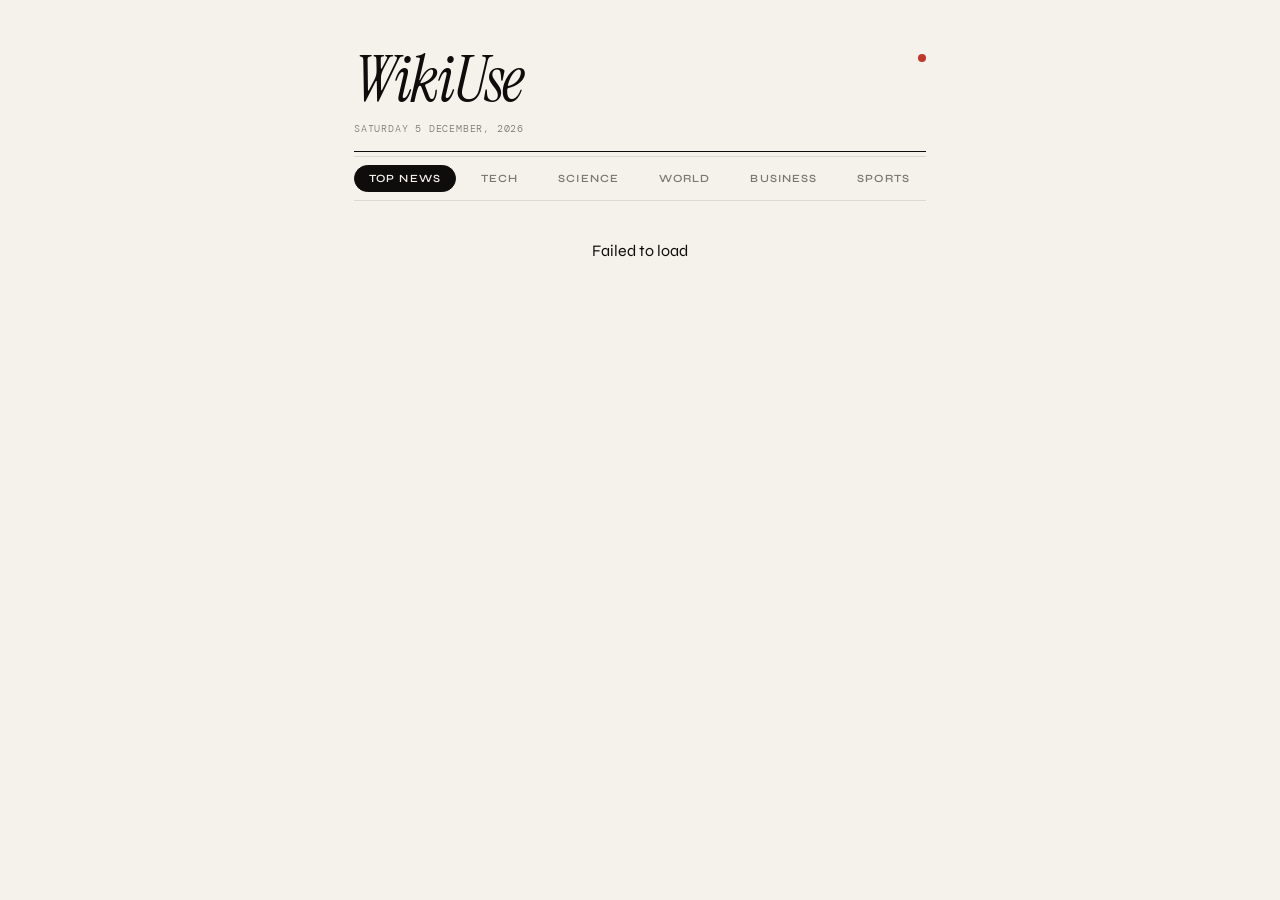
<file: wikiuse.html>
<!DOCTYPE html>
<html lang="en">
<head>
<meta charset="UTF-8">
<meta name="viewport" content="width=device-width, initial-scale=1.0">
<title>WikiUse</title>
<link href="https://fonts.googleapis.com/css2?family=Syne:wght@400;500;600;700;800&family=Instrument+Serif:ital@0;1&family=DM+Mono:wght@300;400&display=swap" rel="stylesheet">
<style>

#cats {
  display: flex;
  overflow-x: auto;
  overflow-y: hidden;
  gap: 10px;
  padding: 8px 0;

  scroll-behavior: smooth;
  -webkit-overflow-scrolling: touch;

  /* 🔥 IMPORTANT */
  width: 100%;
}

#cats::-webkit-scrollbar {
  display: none;
}

.tab {
  flex: 0 0 auto;   /* 🔥 main fix */
  white-space: nowrap;
  padding: 6px 14px;
}

*, *::before, *::after { margin: 0; padding: 0; box-sizing: border-box; }

:root {
  --bg: #f5f2eb;
  --ink: #0e0d0b;
  --ink-2: #3d3a34;
  --ink-3: #7c7870;
  --cream: #ede9df;
  --cream-2: #e4dfd5;
  --red: #c0392b;
  --red-soft: rgba(192,57,43,0.08);
  --border: rgba(14,13,11,0.1);
  --border-strong: rgba(14,13,11,0.2);
  --w: 620px;
}

body {
  background: var(--bg);
  font-family: 'Syne', sans-serif;
  min-height: 100vh;
  color: var(--ink);
  -webkit-font-smoothing: antialiased;
}

/* ─── MASTHEAD ─── */
.mast {
  max-width: var(--w);
  margin: 0 auto;
  padding: 48px 24px 0;
  animation: fadeDown 0.6s ease both;
}

.mast-top {
  display: flex;
  align-items: flex-start;
  justify-content: space-between;
  margin-bottom: 6px;
}

.live-dot {
  width: 8px; height: 8px;
  background: var(--red);
  border-radius: 50%;
  margin-top: 6px;
  animation: pulse 2s ease infinite;
}

@keyframes pulse {
  0%, 100% { opacity: 1; transform: scale(1); }
  50% { opacity: 0.5; transform: scale(0.7); }
}

.logo {
  font-family: 'Instrument Serif', serif;
  font-size: clamp(40px, 10vw, 64px);
  font-style: italic;
  letter-spacing: -2px;
  line-height: 1;
  color: var(--ink);
}

.dateline {
  font-family: 'DM Mono', monospace;
  font-size: 10px;
  font-weight: 300;
  color: var(--ink-3);
  letter-spacing: 0.08em;
  text-transform: uppercase;
  padding-top: 4px;
}

.mast-rule {
  height: 1px;
  background: var(--ink);
  margin: 16px 0 0;
}

.mast-rule-thin {
  height: 1px;
  background: var(--border);
  margin: 4px 0 0;
}

/* ─── TABS ─── */
.tabs-wrap {
  max-width: var(--w);
  margin: 0 auto;
  padding: 0 24px;
  position: sticky;
  top: 0;
  z-index: 10;
  background: var(--bg);
  animation: fadeDown 0.6s 0.1s ease both;
}

.tabs {
  display: flex;
  gap: 0;
  overflow-x: auto;
  scrollbar-width: none;
  padding: 14px 0 12px;
  border-bottom: 1px solid var(--border);
}

.tabs::-webkit-scrollbar { display: none; }

.tab {
  font-family: 'Syne', sans-serif;
  font-size: 11px;
  font-weight: 600;
  letter-spacing: 0.1em;
  text-transform: uppercase;
  padding: 6px 14px;
  border: 1px solid transparent;
  border-radius: 100px;
  cursor: pointer;
  background: none;
  color: var(--ink-3);
  white-space: nowrap;
  transition: all 0.2s ease;
  flex-shrink: 0;
}

.tab:hover {
  color: var(--ink);
  background: var(--cream);
}

.tab.on {
  color: var(--bg);
  background: var(--ink);
  border-color: var(--ink);
}

/* ─── FEED ─── */
.feed {
  max-width: var(--w);
  margin: 0 auto;
  padding: 0 24px 80px;
}

/* ─── LOADING ─── */
.loading {
  display: flex;
  flex-direction: column;
  gap: 20px;
  padding: 32px 0;
}

.skel {
  background: linear-gradient(90deg, var(--cream) 25%, var(--cream-2) 50%, var(--cream) 75%);
  background-size: 200% 100%;
  border-radius: 4px;
  animation: shimmer 1.4s ease infinite;
}

@keyframes shimmer {
  0% { background-position: 200% 0; }
  100% { background-position: -200% 0; }
}

/* ─── FEATURED ─── */
.featured {
  cursor: pointer;
  padding: 28px 0 24px;
  border-bottom: 1px solid var(--border-strong);
  animation: fadeUp 0.5s ease both;
}

.feat-kicker {
  font-family: 'DM Mono', monospace;
  font-size: 10px;
  font-weight: 400;
  color: var(--red);
  letter-spacing: 0.15em;
  text-transform: uppercase;
  margin-bottom: 14px;
  display: flex;
  align-items: center;
  gap: 6px;
}

.feat-kicker::before {
  content: '';
  display: inline-block;
  width: 20px;
  height: 1px;
  background: var(--red);
  flex-shrink: 0;
}

.feat-img-wrap {
  width: 100%;
  aspect-ratio: 16/7;
  overflow: hidden;
  border-radius: 3px;
  margin-bottom: 18px;
  position: relative;
}

.feat-img {
  width: 100%;
  height: 100%;
  object-fit: cover;
  display: block;
  transform: scale(1.02);
  transition: transform 0.6s ease;
}

.featured:hover .feat-img {
  transform: scale(1.06);
}

.feat-source {
  font-family: 'DM Mono', monospace;
  font-size: 10px;
  font-weight: 300;
  color: var(--ink-3);
  letter-spacing: 0.08em;
  text-transform: uppercase;
  margin-bottom: 10px;
}

.feat-title {
  font-family: 'Instrument Serif', serif;
  font-size: clamp(24px, 5vw, 34px);
  line-height: 1.2;
  letter-spacing: -0.5px;
  color: var(--ink);
  margin-bottom: 12px;
  transition: color 0.2s;
}

.featured:hover .feat-title {
  color: var(--red);
}

.feat-desc {
  font-size: 15px;
  line-height: 1.65;
  color: var(--ink-2);
  margin-bottom: 14px;
  font-weight: 400;
}

.feat-meta {
  display: flex;
  align-items: center;
  gap: 12px;
  font-family: 'DM Mono', monospace;
  font-size: 10px;
  color: var(--ink-3);
  letter-spacing: 0.06em;
}

.feat-meta-dot {
  width: 3px; height: 3px;
  border-radius: 50%;
  background: var(--ink-3);
}

.read-more {
  font-family: 'Syne', sans-serif;
  font-size: 11px;
  font-weight: 700;
  letter-spacing: 0.08em;
  text-transform: uppercase;
  color: var(--ink);
  display: inline-flex;
  align-items: center;
  gap: 6px;
  padding: 7px 0;
  border-bottom: 1.5px solid var(--ink);
  transition: gap 0.2s ease;
}

.featured:hover .read-more {
  gap: 10px;
  color: var(--red);
  border-color: var(--red);
}

/* ─── SECTION LABEL ─── */
.section-label {
  display: flex;
  align-items: center;
  gap: 12px;
  padding: 28px 0 16px;
  font-family: 'DM Mono', monospace;
  font-size: 10px;
  font-weight: 400;
  color: var(--ink-3);
  letter-spacing: 0.12em;
  text-transform: uppercase;
}

.section-label::after {
  content: '';
  flex: 1;
  height: 1px;
  background: var(--border);
}

/* ─── ROW ─── */
.row {
  display: flex;
  align-items: flex-start;
  gap: 16px;
  padding: 16px 0;
  border-bottom: 1px solid var(--border);
  cursor: pointer;
  transition: all 0.2s ease;
  animation: fadeUp 0.4s ease both;
}

.row:hover {
  background: var(--cream);
  margin: 0 -16px;
  padding: 16px 16px;
  border-radius: 6px;
  border-color: transparent;
}

.row-num {
  font-family: 'DM Mono', monospace;
  font-size: 11px;
  font-weight: 300;
  color: var(--ink-3);
  min-width: 24px;
  padding-top: 2px;
  flex-shrink: 0;
}

.row-body { flex: 1; min-width: 0; }

.row-source {
  font-family: 'DM Mono', monospace;
  font-size: 9.5px;
  font-weight: 300;
  color: var(--ink-3);
  letter-spacing: 0.07em;
  text-transform: uppercase;
  margin-bottom: 5px;
}

.row-title {
  font-family: 'Instrument Serif', serif;
  font-size: 17px;
  line-height: 1.35;
  color: var(--ink);
  letter-spacing: -0.2px;
  margin-bottom: 6px;
  transition: color 0.2s;
}

.row:hover .row-title { color: var(--red); }

.row-time {
  font-family: 'DM Mono', monospace;
  font-size: 9.5px;
  color: var(--ink-3);
  letter-spacing: 0.06em;
}

.row-thumb {
  width: 72px;
  height: 54px;
  object-fit: cover;
  border-radius: 3px;
  flex-shrink: 0;
  display: block;
  filter: grayscale(15%);
  transition: filter 0.3s;
}

.row:hover .row-thumb { filter: grayscale(0%); }

/* ─── ERROR ─── */
.err-state {
  padding: 40px 0;
  text-align: center;
}

.err-state p {
  font-family: 'DM Mono', monospace;
  font-size: 12px;
  color: var(--ink-3);
  margin-bottom: 16px;
}

.btn-retry {
  font-family: 'Syne', sans-serif;
  font-size: 11px;
  font-weight: 700;
  letter-spacing: 0.1em;
  text-transform: uppercase;
  background: var(--ink);
  color: var(--bg);
  border: none;
  padding: 10px 20px;
  border-radius: 100px;
  cursor: pointer;
  transition: transform 0.15s ease, background 0.2s;
}

.btn-retry:hover { background: var(--red); transform: scale(1.03); }

/* ─── READER PANEL ─── */
.reader-bg {
  position: fixed;
  inset: 0;
  background: rgba(14,13,11,0);
  pointer-events: none;
  z-index: 100;
  transition: background 0.35s ease;
}

.reader-bg.open {
  background: rgba(14,13,11,0.5);
  pointer-events: all;
  backdrop-filter: blur(2px);
}

.reader {
  position: fixed;
  bottom: 0;
  left: 50%;
  transform: translateX(-50%) translateY(100%);
  width: 100%;
  max-width: var(--w);
  max-height: 90vh;
  background: var(--bg);
  border-radius: 20px 20px 0 0;
  transition: transform 0.4s cubic-bezier(0.32, 0.72, 0, 1);
  display: flex;
  flex-direction: column;
  overflow: hidden;
}

.reader-bg.open .reader {
  transform: translateX(-50%) translateY(0);
}

.reader-handle {
  width: 36px;
  height: 4px;
  background: var(--border-strong);
  border-radius: 2px;
  margin: 14px auto 0;
  flex-shrink: 0;
}

.reader-bar {
  display: flex;
  align-items: center;
  justify-content: space-between;
  padding: 16px 24px;
  border-bottom: 1px solid var(--border);
  flex-shrink: 0;
}

.r-back {
  font-family: 'Syne', sans-serif;
  font-size: 12px;
  font-weight: 600;
  color: var(--ink);
  background: none;
  border: none;
  cursor: pointer;
  display: flex;
  align-items: center;
  gap: 6px;
  padding: 0;
  transition: color 0.2s;
  letter-spacing: 0.02em;
}

.r-back:hover { color: var(--red); }

.r-open {
  font-family: 'DM Mono', monospace;
  font-size: 10px;
  font-weight: 400;
  color: var(--ink-3);
  text-decoration: none;
  letter-spacing: 0.08em;
  border-bottom: 1px solid var(--border);
  padding-bottom: 1px;
  transition: color 0.2s;
}

.r-open:hover { color: var(--red); border-color: var(--red); }

.reader-body {
  overflow-y: auto;
  padding: 28px 28px 48px;
  scrollbar-width: thin;
  scrollbar-color: var(--border-strong) transparent;
  flex: 1;
}

.r-title {
  font-family: 'Instrument Serif', serif;
  font-size: clamp(22px, 5vw, 30px);
  line-height: 1.25;
  letter-spacing: -0.4px;
  margin-bottom: 20px;
  color: var(--ink);
}

.r-img {
  width: 100%;
  border-radius: 4px;
  display: block;
  margin-bottom: 20px;
}

.r-source {
  font-family: 'DM Mono', monospace;
  font-size: 10px;
  color: var(--red);
  letter-spacing: 0.1em;
  text-transform: uppercase;
  margin-bottom: 14px;
}

.r-desc {
  font-size: 16px;
  line-height: 1.75;
  color: var(--ink-2);
  font-weight: 400;
}

/* ─── ANIMATIONS ─── */
@keyframes fadeDown {
  from { opacity: 0; transform: translateY(-12px); }
  to { opacity: 1; transform: translateY(0); }
}

@keyframes fadeUp {
  from { opacity: 0; transform: translateY(14px); }
  to { opacity: 1; transform: translateY(0); }
}

.row:nth-child(1) { animation-delay: 0.05s; }
.row:nth-child(2) { animation-delay: 0.10s; }
.row:nth-child(3) { animation-delay: 0.15s; }
.row:nth-child(4) { animation-delay: 0.20s; }
.row:nth-child(5) { animation-delay: 0.25s; }
.row:nth-child(6) { animation-delay: 0.30s; }
.row:nth-child(7) { animation-delay: 0.35s; }
.row:nth-child(8) { animation-delay: 0.40s; }
.row:nth-child(9) { animation-delay: 0.45s; }
.row:nth-child(10) { animation-delay: 0.50s; }
</style>
</head>
<body>

<div class="mast">
  <div class="mast-top">
    <div class="logo">WikiUse</div>
    <div class="live-dot" title="Live"></div>
  </div>
  <div class="dateline" id="datestr"></div>
  <div class="mast-rule"></div>
  <div class="mast-rule-thin"></div>
</div>

<div class="tabs-wrap">
  <div class="tabs" id="cats"></div>
</div>

<div class="feed" id="feed"></div>

<!-- READER -->
<div class="reader-bg" id="rbg" onclick="handleBgClick(event)">
  <div class="reader" id="rpanel">
    <div class="reader-handle"></div>
    <div class="reader-bar">
      <button class="r-back" onclick="closeR()">← Back</button>
      <a class="r-open" id="rlink" target="_blank">Full Article ↗</a>
    </div>
    <div class="reader-body" id="rbody"></div>
  </div>
</div>
<script>
const CATS = [
  { name: 'Top News' },
  { name: 'Tech' },
  { name: 'Science' },
  { name: 'World' },
  { name: 'Business' },
  { name: 'Sports' },
  { name: 'Health' },
  { name: 'Nation' },
];

const RSS = [
  "https://feeds.bbci.co.uk/news/rss.xml",
  "https://feeds.bbci.co.uk/news/technology/rss.xml",
  "https://feeds.bbci.co.uk/news/science_and_environment/rss.xml",
  "https://feeds.bbci.co.uk/news/world/rss.xml",
  "https://feeds.bbci.co.uk/news/business/rss.xml",
  "https://feeds.bbci.co.uk/sport/rss.xml",
  "https://feeds.bbci.co.uk/news/health/rss.xml",
  "https://feeds.bbci.co.uk/news/uk/rss.xml"
];

let cur = 0, arts = [];

/* DATE */
document.getElementById('datestr').textContent =
  new Date().toLocaleDateString('en-IN', {
    weekday: 'long', day: 'numeric', month: 'long', year: 'numeric'
  }).toUpperCase();

/* TABS */
function buildTabs() {
  const el = document.getElementById('cats');
  el.innerHTML = '';

  CATS.forEach((c, i) => {
    const b = document.createElement('button');
    b.className = 'tab' + (i === cur ? ' on' : '');
    b.textContent = c.name;

    b.onclick = () => {
      cur = i;
      buildTabs();
      load();

      setTimeout(() => {
        b.scrollIntoView({
          behavior: "smooth",
          inline: "center"
        });
      }, 50);
    };

    el.appendChild(b);
  });
}

/* TIME */
function ago(str) {
  const m = Math.floor((Date.now() - new Date(str)) / 60000);
  if (m < 1) return 'Just now';
  if (m < 60) return m + 'm ago';
  if (m < 1440) return Math.floor(m / 60) + 'h ago';
  return Math.floor(m / 1440) + 'd ago';
}

/* CLEAN HTML */
function cleanHTML(html) {
  const div = document.createElement("div");
  div.innerHTML = html;
  return div.textContent || "";
}

/* SKELETON */
function showSkeleton() {
  document.getElementById('feed').innerHTML =
    '<div class="loading">Loading fresh news...</div>';
}

/* LOAD */
async function load() {
  showSkeleton();

  try {
    const url =
      "https://api.rss2json.com/v1/api.json?rss_url=" +
      encodeURIComponent(RSS[cur]) +
      "&_=" + Math.random();

    const res = await fetch(url);
    const data = await res.json();

    if (!data.items || !data.items.length) throw new Error("No data");

    arts = data.items
      .sort(() => 0.5 - Math.random())
      .slice(0, 20)
      .map(item => {
        const desc = cleanHTML(item.description || "");
        const full = cleanHTML(item.content || item.description || "");

        return {
          title: item.title,
          description: desc,
          full: full,
          url: item.link,
          urlToImage: item.thumbnail || "",
          publishedAt: item.pubDate,
          source: { name: item.author || "BBC News" }
        };
      });

    render();

  } catch (e) {
    console.error(e);
    document.getElementById('feed').innerHTML =
      `<div class="err-state">Failed to load</div>`;
  }
}

/* RENDER */
function render() {
  const feed = document.getElementById('feed');

  if (!arts.length) {
    feed.innerHTML = `<div class="err-state">No data</div>`;
    return;
  }

  const [top, ...rest] = arts;

  let h = `
  <div class="featured" onclick="openArt(0)">
    ${top.urlToImage ? `<div class="feat-img-wrap"><img class="feat-img" src="${top.urlToImage}"></div>` : ''}
    <div class="feat-source">${top.source.name}</div>
    <div class="feat-title">${top.title}</div>
    <div class="feat-desc">${top.description}</div>
    <div class="feat-meta">${ago(top.publishedAt)}</div>
  </div>
  <div class="section-label">More Stories</div>
  `;

  rest.forEach((a, i) => {
    h += `
    <div class="row" onclick="openArt(${i+1})">
      <div class="row-num">${i+1}</div>
      <div class="row-body">
        <div class="row-source">${a.source.name}</div>
        <div class="row-title">${a.title}</div>
        <div class="row-time">${ago(a.publishedAt)}</div>
      </div>
      ${a.urlToImage ? `<img class="row-thumb" src="${a.urlToImage}">` : ''}
    </div>`;
  });

  feed.innerHTML = h;
}

/* OPEN ARTICLE (NO DUPLICATE TEXT) */
function openArt(i) {
  const a = arts[i];

  const link = document.getElementById('rlink');
  link.href = a.url;
  link.target = "_blank";
  link.rel = "noopener";

  // 🔥 1) clean text
  let raw = (a.full || a.description || "")
    .replace(/\s+/g, " ")
    .replace(/(\r\n|\n|\r)/gm, " ")
    .trim();

  // 🔥 2) split into sentences (robust)
  let sentences = raw
    .split(/(?<=[.?!])\s+/)
    .map(s => s.trim())
    .filter(s => s.length > 30); // junk remove

  // 🔥 3) strict dedupe (normalized)
  const norm = s => s.toLowerCase().replace(/[^a-z0-9\s]/g, "").trim();
  let unique = [];
  let seen = new Set();

  for (let s of sentences) {
    const key = norm(s);
    if (!seen.has(key)) {
      seen.add(key);
      unique.push(s);
    }
  }

  // 🔥 4) keep ONLY unique sentences (no repeat, no padding)
  // max 6–8 lines for readability
  let picked = unique.slice(0, 8);

  // अगर बहुत कम है, तो जितना है उतना ही दिखाओ (no fake repeat)
  let finalText = picked.join(" ");

  // 🔥 5) paragraph format (2–3 sentences per para)
  let paras = [];
  for (let i = 0; i < picked.length; i += 2) {
    paras.push(picked.slice(i, i + 2).join(" "));
  }

  let paragraphsHTML = paras
    .map(p => `<p>${p}</p>`)
    .join("");

  document.getElementById('rbody').innerHTML = `
    <div class="r-source">${a.source.name}</div>
    <div class="r-title">${a.title}</div>
    ${a.urlToImage ? `<img class="r-img" src="${a.urlToImage}">` : ''}
    <div class="r-content">
      ${paragraphsHTML || `<p>${finalText}</p>`}
    </div>
    <a href="${a.url}" target="_blank" rel="noopener" style="display:block;margin-top:12px">
      Read full article →
    </a>
  `;

  document.getElementById('rbg').classList.add('open');
  document.body.style.overflow = 'hidden';
}
/* CLOSE */
function closeR() {
  document.getElementById('rbg').classList.remove('open');
  document.body.style.overflow = '';
}

/* BACKGROUND CLICK */
function handleBgClick(e) {
  const panel = document.getElementById('rpanel');
  if (panel.contains(e.target)) return;
  closeR();
}

/* INIT */
document.addEventListener("DOMContentLoaded", () => {
  document.getElementById('rpanel').addEventListener('click', e => {
    e.stopPropagation();
  });

  buildTabs();
  load();
});
</script>
</body>
</html>
</file>
